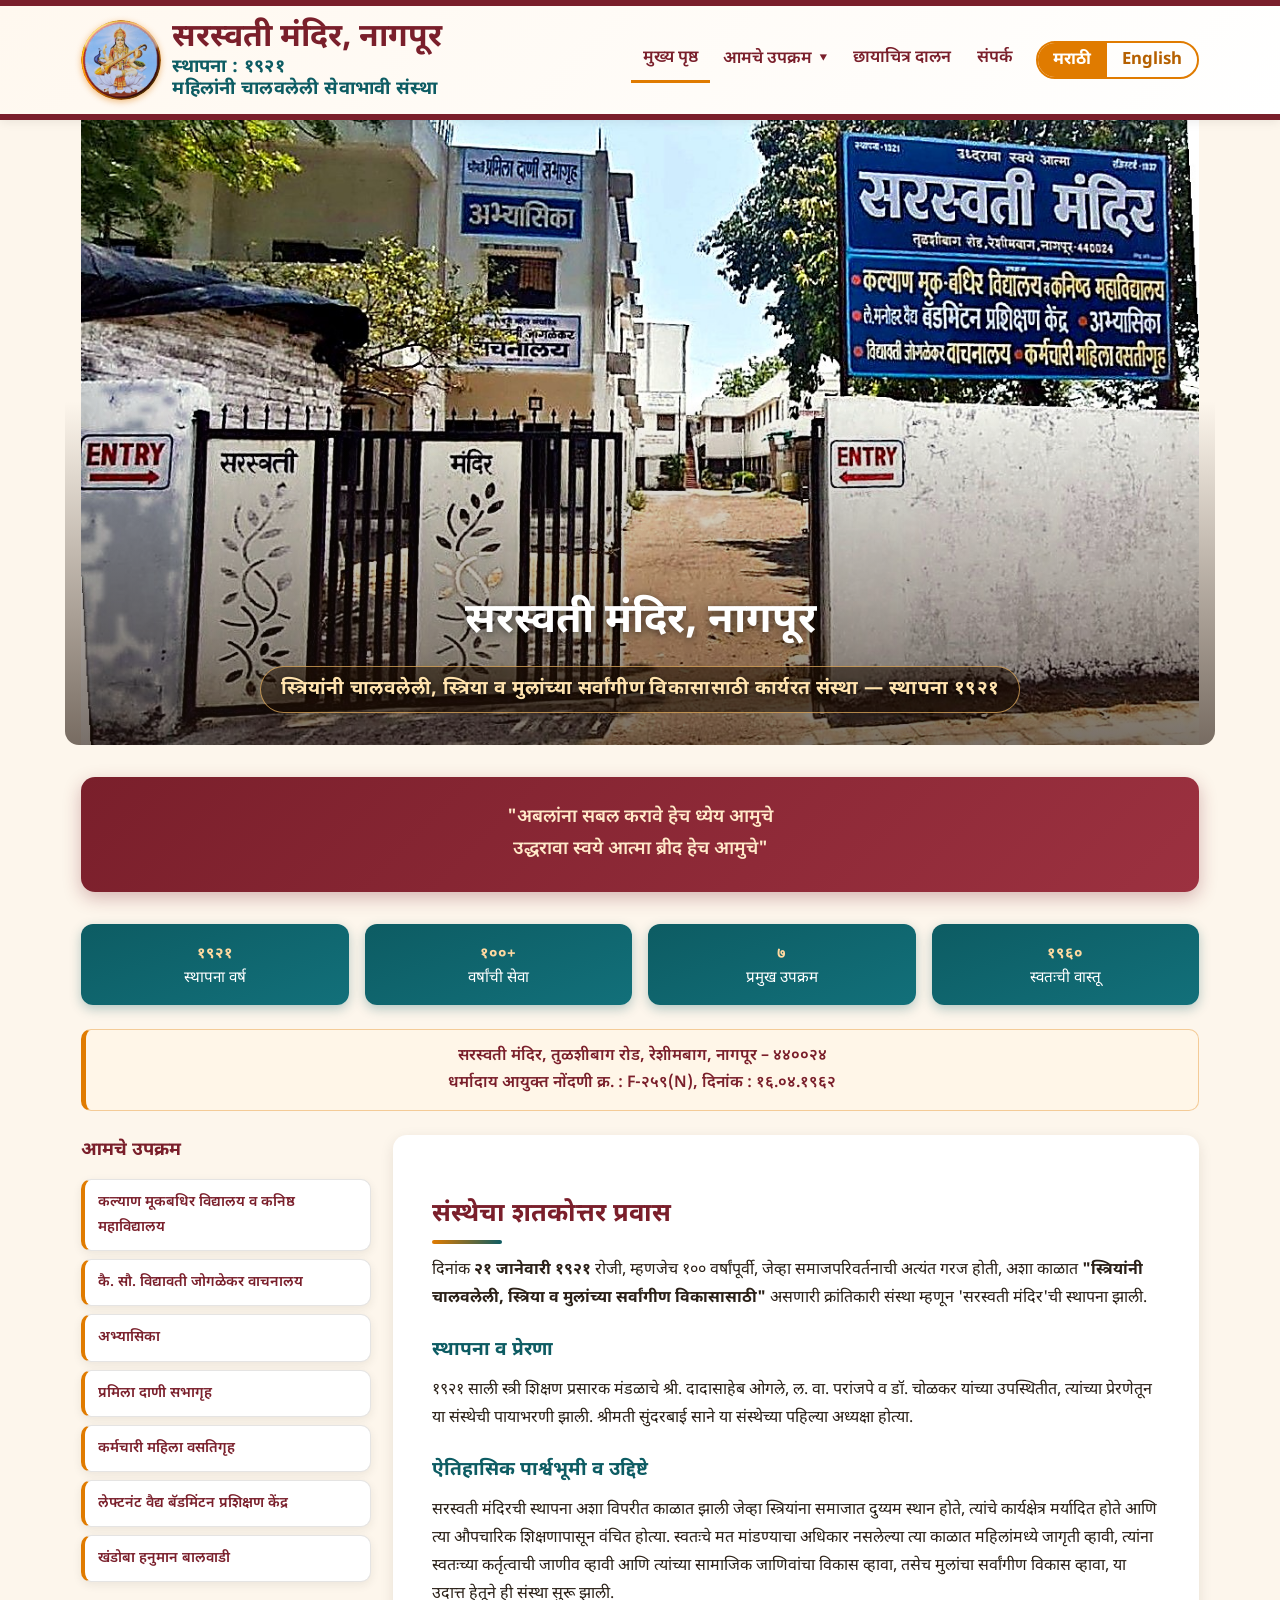
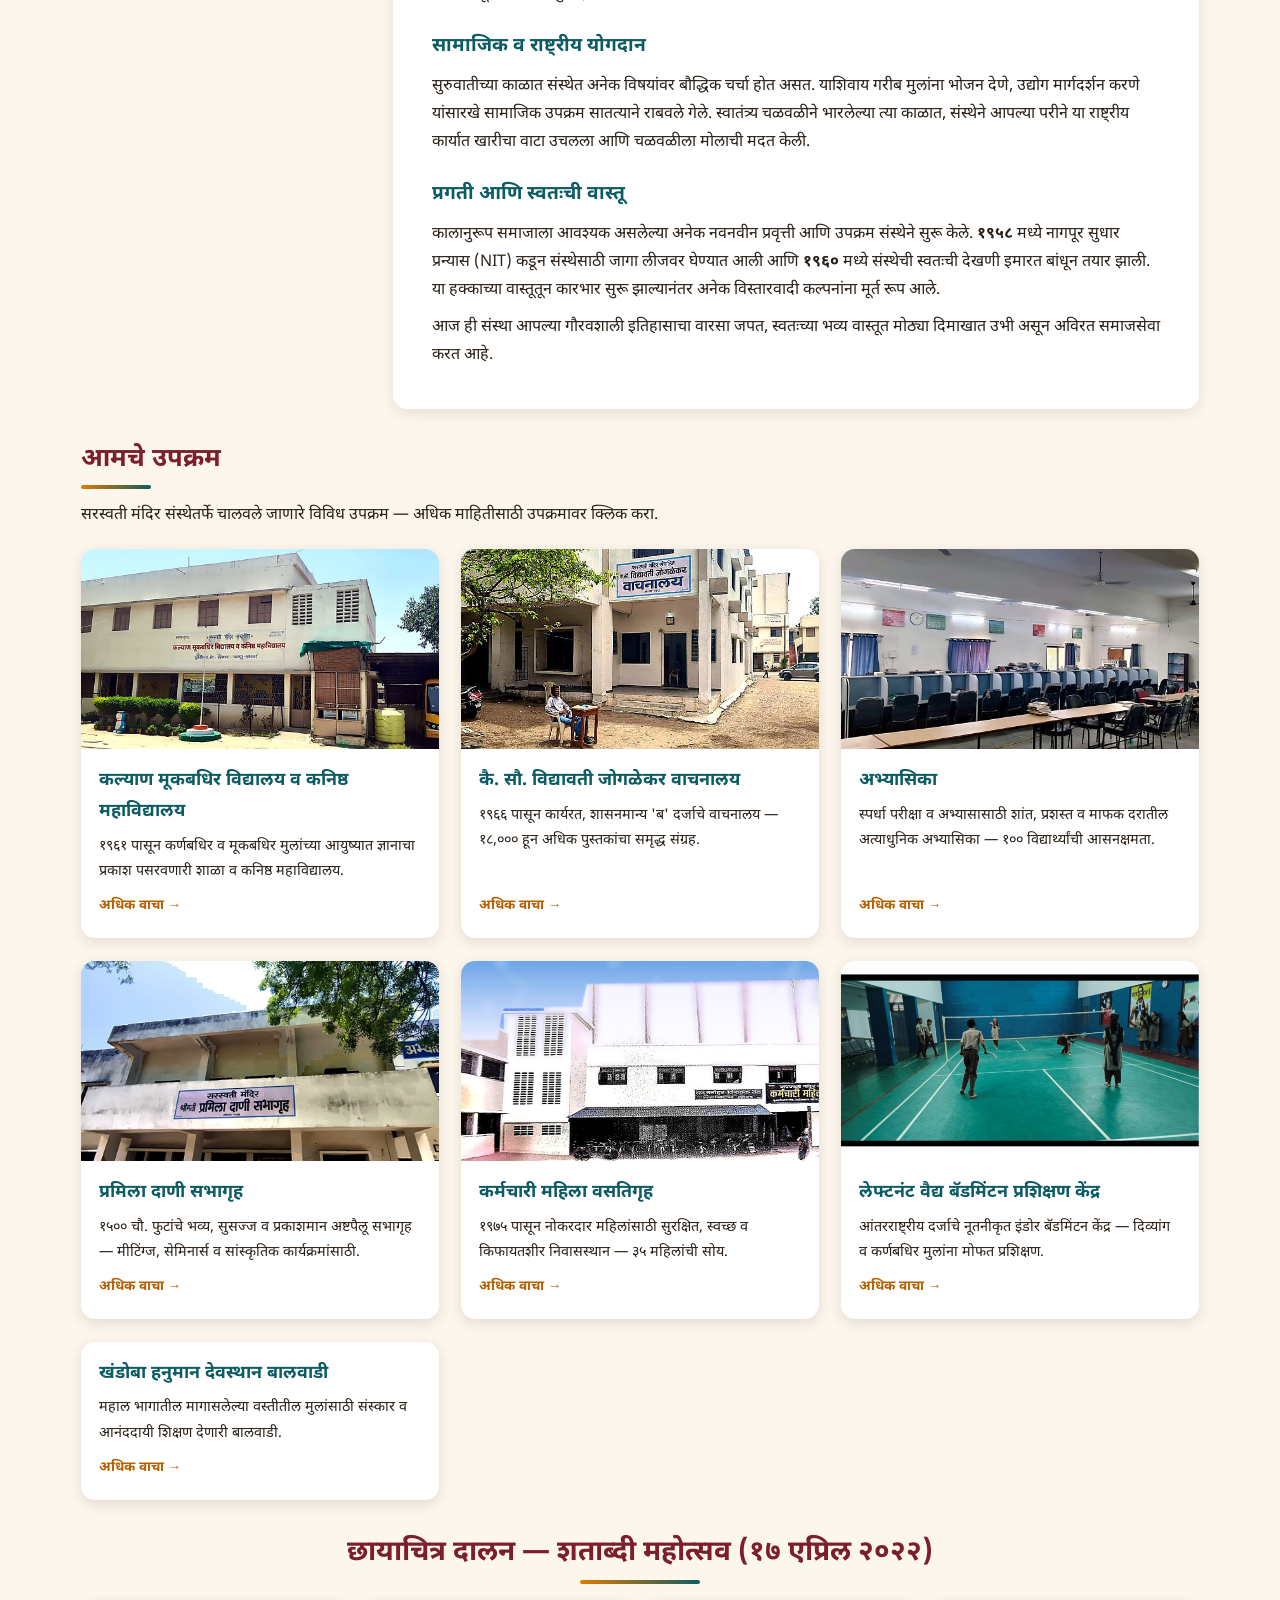
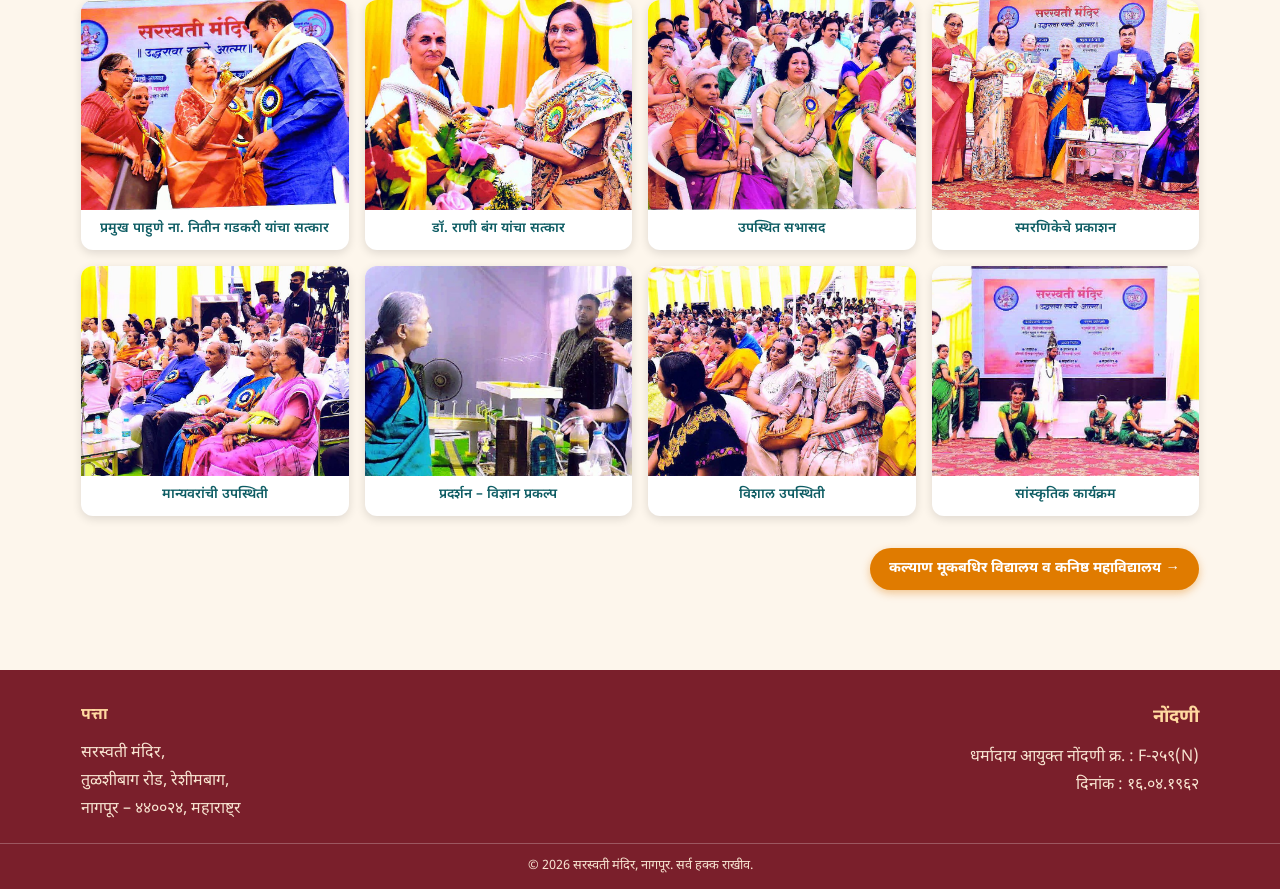
<file: index.html>
<!DOCTYPE html>
<html lang="mr" data-lang="mr">
<head>
<meta charset="UTF-8">
<meta name="viewport" content="width=device-width, initial-scale=1.0">
<title>सरस्वती मंदिर | सरस्वती मंदिर, नागपूर – Saraswati Mandir, Nagpur</title>
<meta name="description" content="Saraswati Mandir, Nagpur – a women-run charitable organisation serving society since 1921. सरस्वती मंदिर, नागपूर – १९२१ पासून महिलांनी चालवलेली सेवाभावी संस्था.">
<link rel="icon" type="image/svg+xml" href="images/logo-saraswati.svg">
<link rel="preconnect" href="https://fonts.googleapis.com">
<link href="https://fonts.googleapis.com/css2?family=Noto+Sans+Devanagari:wght@400;600;700&display=swap" rel="stylesheet">
<link rel="stylesheet" href="css/style.css">
</head>
<body>
<header class="site">
  <div class="header-inner">
    <a class="brand" href="index.html">
      <img class="emblem" src="images/logo-saraswati.svg" alt="सरस्वती मंदिर logo — Saraswati Mandir logo">
      <h1><span class="mr">सरस्वती मंदिर, नागपूर</span><span class="en">Saraswati Mandir, Nagpur</span><small><span class="mr">स्थापना : २१ जानेवारी १९२१ • महिलांनी चालवलेली सेवाभावी संस्था</span><span class="en">Estd. 21 January 1921 • A charitable organisation run by women</span></small></h1>
    </a>
    <div class="lang-switch" role="group" aria-label="Language">
      <button type="button" data-lang="mr" onclick="setLang('mr')">मराठी</button>
      <button type="button" data-lang="en" onclick="setLang('en')">English</button>
    </div>
  </div>
</header>
<nav class="main"><ul><li><a href="index.html" class="current"><span class="mr">मुख्य पृष्ठ</span><span class="en">Home</span></a></li><li class="has-dropdown"><button type="button" class="navbtn" aria-haspopup="true" aria-expanded="false" onclick="toggleDrop(this)"><span class="mr">आमचे उपक्रम</span><span class="en">Our Activities</span> <span class="chev">&#9662;</span></button><div class="dropdown"><a href="school.html"><span class="mr">कल्याण मूकबधिर विद्यालय व कनिष्ठ महाविद्यालय</span><span class="en">Kalyan Mook-Badhir Vidyalaya and Junior College</span></a><a href="library.html"><span class="mr">कै. सौ. विद्यावती जोगळेकर वाचनालय</span><span class="en">Late Vidyawati Joglekar Library</span></a><a href="reading-room.html"><span class="mr">अभ्यासिका</span><span class="en">Reading Room</span></a><a href="sabhagruh.html"><span class="mr">प्रमिला दाणी सभागृह</span><span class="en">Pramila Dani Hall</span></a><a href="hostel.html"><span class="mr">कर्मचारी महिला वसतिगृह</span><span class="en">Working Women's Hostel</span></a><a href="badminton.html"><span class="mr">लेफ्टनंट वैद्य बॅडमिंटन प्रशिक्षण केंद्र</span><span class="en">Lt. Vaidya Badminton Coaching Centre</span></a><a href="khandoba.html"><span class="mr">खंडोबा हनुमान बालवाडी</span><span class="en">Khandoba Hanuman Balwadi</span></a></div></li><li><a href="index.html#gallery"><span class="mr">छायाचित्र दालन</span><span class="en">Gallery</span></a></li><li><a href="#contact"><span class="mr">संपर्क</span><span class="en">Contact</span></a></li></ul></nav>
<div class="hero"><img src="images/sm-gate-white.jpg" alt="Saraswati Mandir, Nagpur" style="object-fit:contain;object-position:center;background:#d9dbd6"><div class="overlay"><div class="inner"><h2><span class="mr">सरस्वती मंदिर, नागपूर</span><span class="en">Saraswati Mandir, Nagpur</span></h2><p class="tag"><span class="mr">स्त्रियांनी चालवलेली, स्त्रिया व मुलांच्या सर्वांगीण विकासासाठी कार्यरत संस्था — स्थापना १९२१</span><span class="en">Run by women, for the all-round development of women and children — since 1921</span></p></div></div></div>
<div class="wrap">
<div class="motto"><span class="mr">"अबलांना सबल करावे हेच ध्येय आमुचे<br>उद्धरावा स्वये आत्मा ब्रीद हेच आमुचे"</span><span class="en">&quot;To empower those in need is our purpose.<br>To uplift the soul by one&rsquo;s own effort is our guiding light.&quot;</span></div>

<div class="facts">
  <div class="fact"><b><span class="mr">१९२१</span><span class="en">1921</span></b><span><span class="mr">स्थापना वर्ष</span><span class="en">Year of Establishment</span></span></div>
  <div class="fact"><b><span class="mr">१००+</span><span class="en">100+</span></b><span><span class="mr">वर्षांची सेवा</span><span class="en">Years of Service</span></span></div>
  <div class="fact"><b><span class="mr">७</span><span class="en">7</span></b><span><span class="mr">प्रमुख उपक्रम</span><span class="en">Major Activities</span></span></div>
  <div class="fact"><b><span class="mr">१९६०</span><span class="en">1960</span></b><span><span class="mr">स्वतःची वास्तू</span><span class="en">Own Building Since</span></span></div>
</div>

<div class="regbar"><span class="mr">सरस्वती मंदिर, तुळशीबाग रोड, रेशीमबाग, नागपूर – ४४००२४<br>धर्मादाय आयुक्त नोंदणी क्र. : F-२५९(N), दिनांक : १६.०४.१९६२</span><span class="en">Saraswati Mandir, Tulshibaug Road, Reshimbagh, Nagpur – 440024<br>Charity Commissioner Reg. No. F-259(N), dated 16.04.1962</span></div>

<div class="home-split">
<aside class="act-side">
<h3 class="act-side-title"><span class="mr">आमचे उपक्रम</span><span class="en">Our Activities</span></h3>
<a href="school.html"><span class="mr">कल्याण मूकबधिर विद्यालय व कनिष्ठ महाविद्यालय</span><span class="en">Kalyan Mook-Badhir Vidyalaya and Junior College</span></a>
<a href="library.html"><span class="mr">कै. सौ. विद्यावती जोगळेकर वाचनालय</span><span class="en">Late Vidyawati Joglekar Library</span></a>
<a href="reading-room.html"><span class="mr">अभ्यासिका</span><span class="en">Reading Room</span></a>
<a href="sabhagruh.html"><span class="mr">प्रमिला दाणी सभागृह</span><span class="en">Pramila Dani Hall</span></a>
<a href="hostel.html"><span class="mr">कर्मचारी महिला वसतिगृह</span><span class="en">Working Women's Hostel</span></a>
<a href="badminton.html"><span class="mr">लेफ्टनंट वैद्य बॅडमिंटन प्रशिक्षण केंद्र</span><span class="en">Lt. Vaidya Badminton Coaching Centre</span></a>
<a href="khandoba.html"><span class="mr">खंडोबा हनुमान बालवाडी</span><span class="en">Khandoba Hanuman Balwadi</span></a>
</aside>
<article class="content">
<h2 class="section-title"><span class="mr">संस्थेचा शतकोत्तर प्रवास</span><span class="en">A Journey of Over a Century</span></h2>
<div class="mr">
<p>दिनांक <strong>२१ जानेवारी १९२१</strong> रोजी, म्हणजेच १०० वर्षांपूर्वी, जेव्हा समाजपरिवर्तनाची अत्यंत गरज होती, अशा काळात <strong>"स्त्रियांनी चालवलेली, स्त्रिया व मुलांच्या सर्वांगीण विकासासाठी"</strong> असणारी क्रांतिकारी संस्था म्हणून 'सरस्वती मंदिर'ची स्थापना झाली.</p>
<h3>स्थापना व प्रेरणा</h3>
<p>१९२१ साली स्त्री शिक्षण प्रसारक मंडळाचे श्री. दादासाहेब ओगले, ल. वा. परांजपे व डॉ. चोळकर यांच्या उपस्थितीत, त्यांच्या प्रेरणेतून या संस्थेची पायाभरणी झाली. श्रीमती सुंदरबाई साने या संस्थेच्या पहिल्या अध्यक्षा होत्या.</p>
<h3>ऐतिहासिक पार्श्वभूमी व उद्दिष्टे</h3>
<p>सरस्वती मंदिरची स्थापना अशा विपरीत काळात झाली जेव्हा स्त्रियांना समाजात दुय्यम स्थान होते, त्यांचे कार्यक्षेत्र मर्यादित होते आणि त्या औपचारिक शिक्षणापासून वंचित होत्या. स्वतःचे मत मांडण्याचा अधिकार नसलेल्या त्या काळात महिलांमध्ये जागृती व्हावी, त्यांना स्वतःच्या कर्तृत्वाची जाणीव व्हावी आणि त्यांच्या सामाजिक जाणिवांचा विकास व्हावा, तसेच मुलांचा सर्वांगीण विकास व्हावा, या उदात्त हेतूने ही संस्था सुरू झाली.</p>
<h3>सामाजिक व राष्ट्रीय योगदान</h3>
<p>सुरुवातीच्या काळात संस्थेत अनेक विषयांवर बौद्धिक चर्चा होत असत. याशिवाय गरीब मुलांना भोजन देणे, उद्योग मार्गदर्शन करणे यांसारखे सामाजिक उपक्रम सातत्याने राबवले गेले. स्वातंत्र्य चळवळीने भारलेल्या त्या काळात, संस्थेने आपल्या परीने या राष्ट्रीय कार्यात खारीचा वाटा उचलला आणि चळवळीला मोलाची मदत केली.</p>
<h3>प्रगती आणि स्वतःची वास्तू</h3>
<p>कालानुरूप समाजाला आवश्यक असलेल्या अनेक नवनवीन प्रवृत्ती आणि उपक्रम संस्थेने सुरू केले. <strong>१९५८</strong> मध्ये नागपूर सुधार प्रन्यास (NIT) कडून संस्थेसाठी जागा लीजवर घेण्यात आली आणि <strong>१९६०</strong> मध्ये संस्थेची स्वतःची देखणी इमारत बांधून तयार झाली. या हक्काच्या वास्तूतून कारभार सुरू झाल्यानंतर अनेक विस्तारवादी कल्पनांना मूर्त रूप आले.</p>
<p>आज ही संस्था आपल्या गौरवशाली इतिहासाचा वारसा जपत, स्वतःच्या भव्य वास्तूत मोठ्या दिमाखात उभी असून अविरत समाजसेवा करत आहे.</p>
</div>
<div class="en">
<p>On <strong>21 January 1921</strong> — more than a hundred years ago, at a time when social reform was needed most — 'Saraswati Mandir' was founded as a revolutionary institution <strong>"run by women, for the all-round development of women and children."</strong></p>
<h3>Foundation and Inspiration</h3>
<p>The institution was founded in 1921 with the inspiration and in the presence of Shri Dadasaheb Ogale, L. V. Paranjape and Dr. Cholkar of the Stri Shikshan Prasarak Mandal. Smt. Sundarbai Sane was its first President.</p>
<h3>Historical Background and Objectives</h3>
<p>Saraswati Mandir was established in adverse times, when women held a secondary place in society, their sphere of activity was restricted, and they were deprived of formal education. In an era when women had no right even to voice their opinions, this institution was started with the noble aim of awakening women, making them aware of their own abilities, developing their social consciousness, and helping children in their overall development.</p>
<h3>Social and National Contribution</h3>
<p>In its early years the institution hosted intellectual discussions on many subjects, and consistently ran social initiatives such as feeding poor children and providing vocational guidance. In those days charged with the freedom movement, the institution contributed its share to the national cause and rendered valuable help to the movement.</p>
<h3>Progress and Its Own Building</h3>
<p>Over time the institution launched many new initiatives that society needed. In <strong>1958</strong> land was taken on lease from the Nagpur Improvement Trust (NIT), and in <strong>1960</strong> the institution's own handsome building was completed. Once it began functioning from these premises, many ideas for expansion took concrete shape.</p>
<p>Today, preserving the legacy of its glorious history, the institution stands proudly in its own grand building and continues its unbroken service to society.</p>
</div>
</article>
</div>

<h2 class="section-title"><span class="mr">आमचे उपक्रम</span><span class="en">Our Activities</span></h2>
<p><span class="mr">सरस्वती मंदिर संस्थेतर्फे चालवले जाणारे विविध उपक्रम — अधिक माहितीसाठी उपक्रमावर क्लिक करा.</span><span class="en">The various activities run by Saraswati Mandir — click any activity to know more.</span></p>
<div class="card-grid">
  <a class="card" href="school.html"><div class="thumb"><img src="images/school-building.jpg" alt="Kalyan Mook-Badhir Vidyalaya" loading="lazy"></div><div class="body"><h3><span class="mr">कल्याण मूकबधिर विद्यालय व कनिष्ठ महाविद्यालय</span><span class="en">Kalyan Mook-Badhir Vidyalaya and Junior College</span></h3><p><span class="mr">१९६१ पासून कर्णबधिर व मूकबधिर मुलांच्या आयुष्यात ज्ञानाचा प्रकाश पसरवणारी शाळा व कनिष्ठ महाविद्यालय.</span><span class="en">Spreading the light of knowledge in the lives of deaf and mute children since 1961 — school and junior college.</span></p><span class="more"><span class="mr">अधिक वाचा →</span><span class="en">Read more →</span></span></div></a>
  <a class="card" href="library.html"><div class="thumb"><img src="images/library-building.jpg" alt="Vidyawati Joglekar Library" loading="lazy"></div><div class="body"><h3><span class="mr">कै. सौ. विद्यावती जोगळेकर वाचनालय</span><span class="en">Late Vidyawati Joglekar Library</span></h3><p><span class="mr">१९६६ पासून कार्यरत, शासनमान्य 'ब' दर्जाचे वाचनालय — १८,००० हून अधिक पुस्तकांचा समृद्ध संग्रह.</span><span class="en">A government-recognised 'B' grade library functioning since 1966, with a rich collection of over 18,000 books.</span></p><span class="more"><span class="mr">अधिक वाचा →</span><span class="en">Read more →</span></span></div></a>
  <a class="card" href="reading-room.html"><div class="thumb"><img src="images/reading-room-1.jpg" alt="Reading Room" loading="lazy"></div><div class="body"><h3><span class="mr">अभ्यासिका</span><span class="en">Reading Room</span></h3><p><span class="mr">स्पर्धा परीक्षा व अभ्यासासाठी शांत, प्रशस्त व माफक दरातील अत्याधुनिक अभ्यासिका — १०० विद्यार्थ्यांची आसनक्षमता.</span><span class="en">A quiet, spacious and affordable modern study room for students and competitive-exam aspirants — seating for 100.</span></p><span class="more"><span class="mr">अधिक वाचा →</span><span class="en">Read more →</span></span></div></a>
  <a class="card" href="sabhagruh.html"><div class="thumb"><img src="images/sm-hall-ext.jpg" alt="Pramila Dani Sabhagruh" loading="lazy"></div><div class="body"><h3><span class="mr">प्रमिला दाणी सभागृह</span><span class="en">Pramila Dani Sabhagruh (Hall)</span></h3><p><span class="mr">१५०० चौ. फुटांचे भव्य, सुसज्ज व प्रकाशमान अष्टपैलू सभागृह — मीटिंग्ज, सेमिनार्स व सांस्कृतिक कार्यक्रमांसाठी.</span><span class="en">A grand, well-equipped, well-lit 1,500 sq. ft. multipurpose hall — for meetings, seminars and cultural events.</span></p><span class="more"><span class="mr">अधिक वाचा →</span><span class="en">Read more →</span></span></div></a>
  <a class="card" href="hostel.html"><div class="thumb"><img src="images/hostel-building.jpg" alt="Working Women's Hostel" loading="lazy"></div><div class="body"><h3><span class="mr">कर्मचारी महिला वसतिगृह</span><span class="en">Working Women's Hostel</span></h3><p><span class="mr">१९७५ पासून नोकरदार महिलांसाठी सुरक्षित, स्वच्छ व किफायतशीर निवासस्थान — ३५ महिलांची सोय.</span><span class="en">A safe, clean and affordable home for working women since 1975 — accommodation for 35 women.</span></p><span class="more"><span class="mr">अधिक वाचा →</span><span class="en">Read more →</span></span></div></a>
  <a class="card" href="badminton.html"><div class="thumb"><img src="images/badminton-court.jpg" alt="Badminton Coaching Centre" loading="lazy"></div><div class="body"><h3><span class="mr">लेफ्टनंट वैद्य बॅडमिंटन प्रशिक्षण केंद्र</span><span class="en">Lt. Vaidya Badminton Coaching Centre</span></h3><p><span class="mr">आंतरराष्ट्रीय दर्जाचे नूतनीकृत इंडोर बॅडमिंटन केंद्र — दिव्यांग व कर्णबधिर मुलांना मोफत प्रशिक्षण.</span><span class="en">A renovated international-standard indoor badminton centre — free training for disabled and deaf children.</span></p><span class="more"><span class="mr">अधिक वाचा →</span><span class="en">Read more →</span></span></div></a>
  <a class="card" href="khandoba.html"><div class="body"><h3><span class="mr">खंडोबा हनुमान देवस्थान बालवाडी</span><span class="en">Khandoba Hanuman Devasthan Balwadi</span></h3><p><span class="mr">महाल भागातील मागासलेल्या वस्तीतील मुलांसाठी संस्कार व आनंददायी शिक्षण देणारी बालवाडी.</span><span class="en">A pre-school imparting values and joyful learning to children of an underprivileged locality in Mahal.</span></p><span class="more"><span class="mr">अधिक वाचा →</span><span class="en">Read more →</span></span></div></a>
</div>

<h2 class="section-title center" id="gallery"><span class="mr">छायाचित्र दालन — शताब्दी महोत्सव (१७ एप्रिल २०२२)</span><span class="en">Photo Gallery — Centenary Celebrations (17 April 2022)</span></h2><div class="gallery g4"><figure><img src="images/centenary-1.jpg" style="object-position:top" alt="Felicitation of Chief Guest Shri Nitin Gadkari" loading="lazy"><figcaption><span class="mr">प्रमुख पाहुणे ना. नितीन गडकरी यांचा सत्कार</span><span class="en">Felicitation of Chief Guest Shri Nitin Gadkari</span></figcaption></figure><figure><img src="images/centenary-2.jpg" style="object-position:top" alt="Felicitation of Dr. Rani Bang" loading="lazy"><figcaption><span class="mr">डॉ. राणी बंग यांचा सत्कार</span><span class="en">Felicitation of Dr. Rani Bang</span></figcaption></figure><figure><img src="images/centenary-3.jpg" alt="Members at the Celebration" loading="lazy"><figcaption><span class="mr">उपस्थित सभासद</span><span class="en">Members at the Celebration</span></figcaption></figure><figure><img src="images/centenary-4.jpg" alt="Release of the Souvenir" loading="lazy"><figcaption><span class="mr">स्मरणिकेचे प्रकाशन</span><span class="en">Release of the Souvenir</span></figcaption></figure><figure><img src="images/centenary-5.jpg" alt="Dignitaries at the Celebration" loading="lazy"><figcaption><span class="mr">मान्यवरांची उपस्थिती</span><span class="en">Dignitaries at the Celebration</span></figcaption></figure><figure><img src="images/expo-1.jpg" alt="Exhibition – Science Project" loading="lazy"><figcaption><span class="mr">प्रदर्शन – विज्ञान प्रकल्प</span><span class="en">Exhibition – Science Project</span></figcaption></figure><figure><img src="images/centenary-7.jpg" alt="A Vast Gathering" loading="lazy"><figcaption><span class="mr">विशाल उपस्थिती</span><span class="en">A Vast Gathering</span></figcaption></figure><figure><img src="images/centenary-6.jpg" alt="Cultural Performance" loading="lazy"><figcaption><span class="mr">सांस्कृतिक कार्यक्रम</span><span class="en">Cultural Performance</span></figcaption></figure></div>
<div class="pagenav"><span></span><a href="school.html"><span class="mr">कल्याण मूकबधिर विद्यालय व कनिष्ठ महाविद्यालय</span><span class="en">Kalyan Mook-Badhir Vidyalaya and Junior College</span> &rarr;</a></div>
</div>
<footer class="site" id="contact">
  <div class="inner">
    <div>
      <h4><span class="mr">पत्ता</span><span class="en">Address</span></h4>
      <p><span class="mr">सरस्वती मंदिर,<br>तुळशीबाग रोड, रेशीमबाग,<br>नागपूर – ४४००२४, महाराष्ट्र</span><span class="en">Saraswati Mandir,<br>Tulshibaug Road, Reshimbagh,<br>Nagpur – 440024, Maharashtra, India</span></p>
    </div>
    <div>
      <h4><span class="mr">संपर्क</span><span class="en">Contact</span></h4>
      <p style="font-size:.95rem"><span class="mr">सरस्वती मंदिर – <a href="mailto:Saraswatimandir1921@gmail.com">Saraswatimandir1921@gmail.com</a><br>कल्याण मूकबधिर विद्यालय – <a href="mailto:Kalyanmukbadhir1967@gmail.com">Kalyanmukbadhir1967@gmail.com</a><br>व्हॉट्सॲप (फक्त) : 8600822562 (कृणाल खोब्रागडे)</span><span class="en">Saraswati Mandir – <a href="mailto:Saraswatimandir1921@gmail.com">Saraswatimandir1921@gmail.com</a><br>Kalyan Mook-Badhir Vidyalaya – <a href="mailto:Kalyanmukbadhir1967@gmail.com">Kalyanmukbadhir1967@gmail.com</a><br>WhatsApp only: 8600822562 (Krunal Khobragade)</span></p>
    </div>
    <div class="footer-reg">
      <h4><span class="mr">नोंदणी</span><span class="en">Registration</span></h4>
      <p><span class="mr">धर्मादाय आयुक्त नोंदणी क्र. : F-२५९(N)<br>दिनांक : १६.०४.१९६२<br>ईमेल : <a href="mailto:Saraswatimandir1921@gmail.com">Saraswatimandir1921@gmail.com</a></span><span class="en">Charity Commissioner Reg. No. F-259(N)<br>Date of Registration: 16.04.1962<br>Email: <a href="mailto:Saraswatimandir1921@gmail.com">Saraswatimandir1921@gmail.com</a></span></p>
    </div>
  </div>
  <div class="copyright">&copy; <span id="yr"></span> <span class="mr">सरस्वती मंदिर, नागपूर. सर्व हक्क राखीव.</span><span class="en">Saraswati Mandir, Nagpur. All rights reserved.</span></div>
</footer>
<script src="js/main.js"></script>
<script>document.getElementById('yr').textContent = new Date().getFullYear();</script>
</body>
</html>
</file>
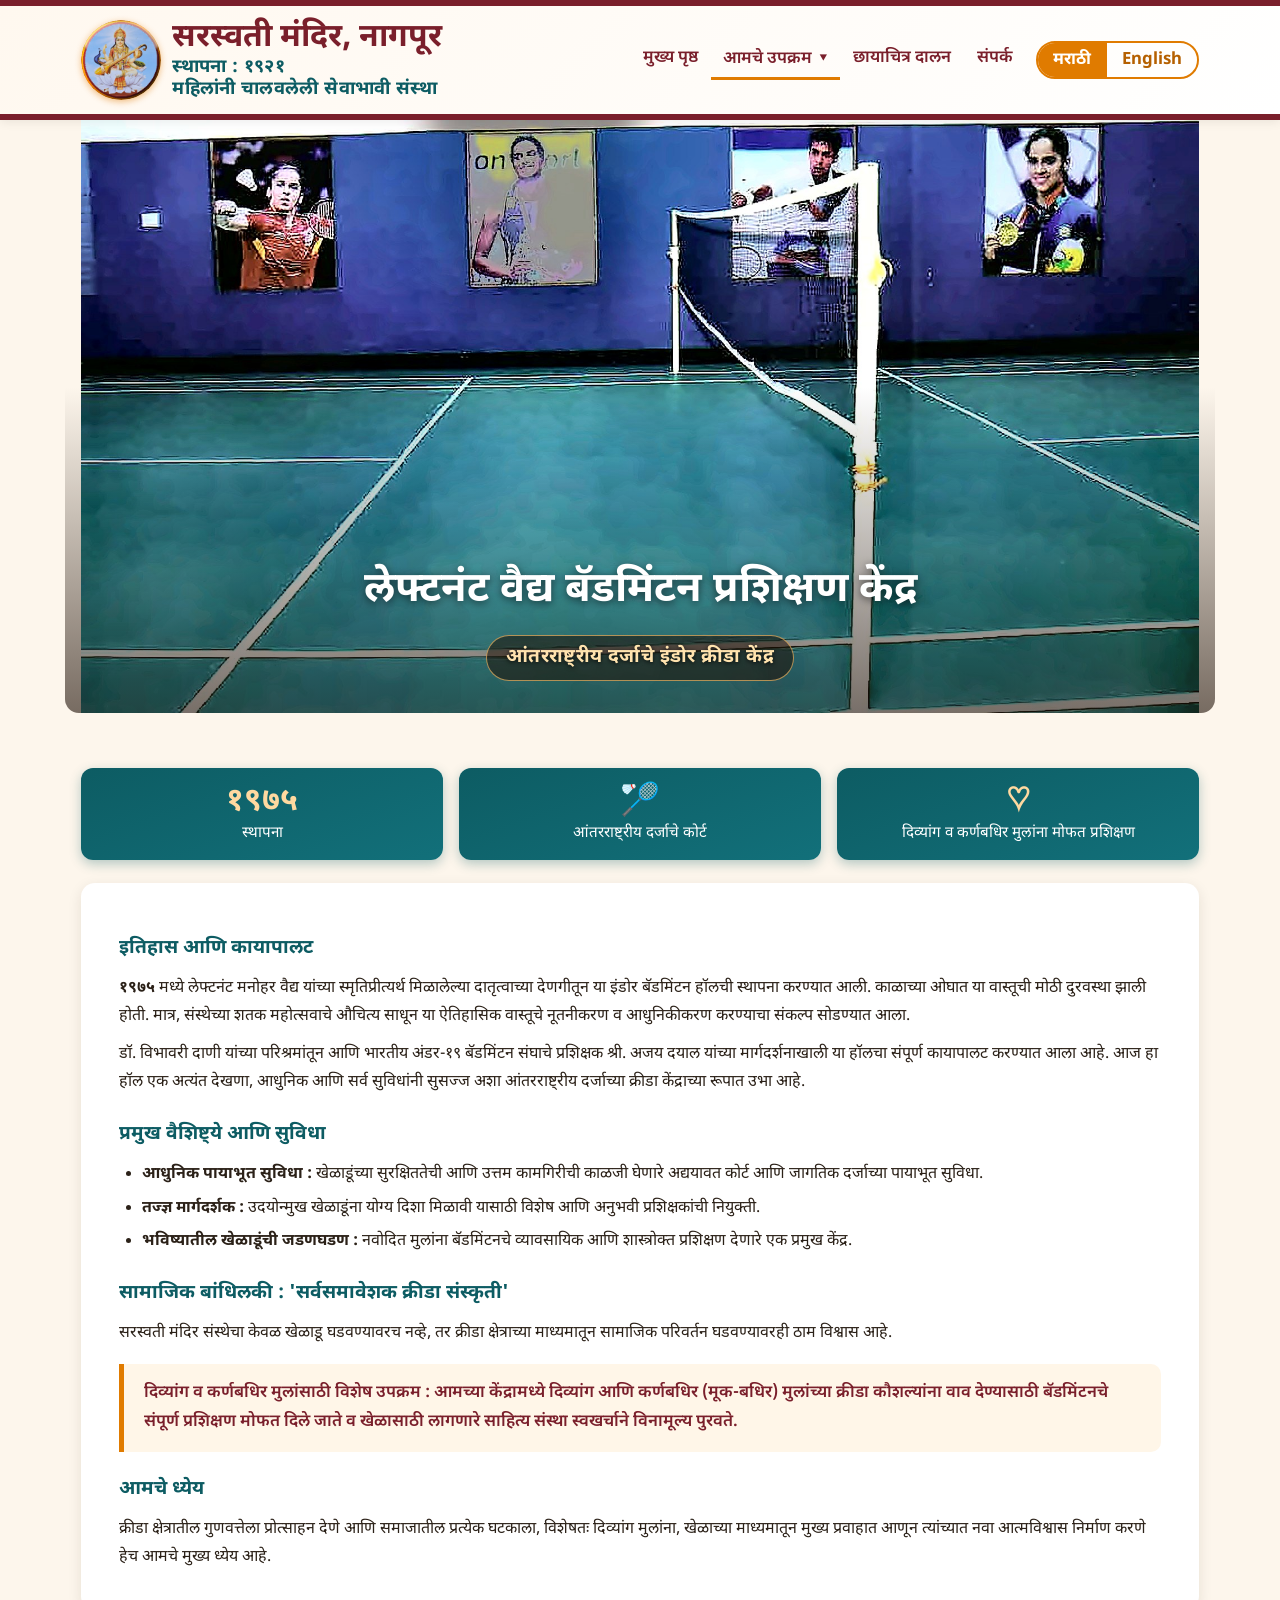
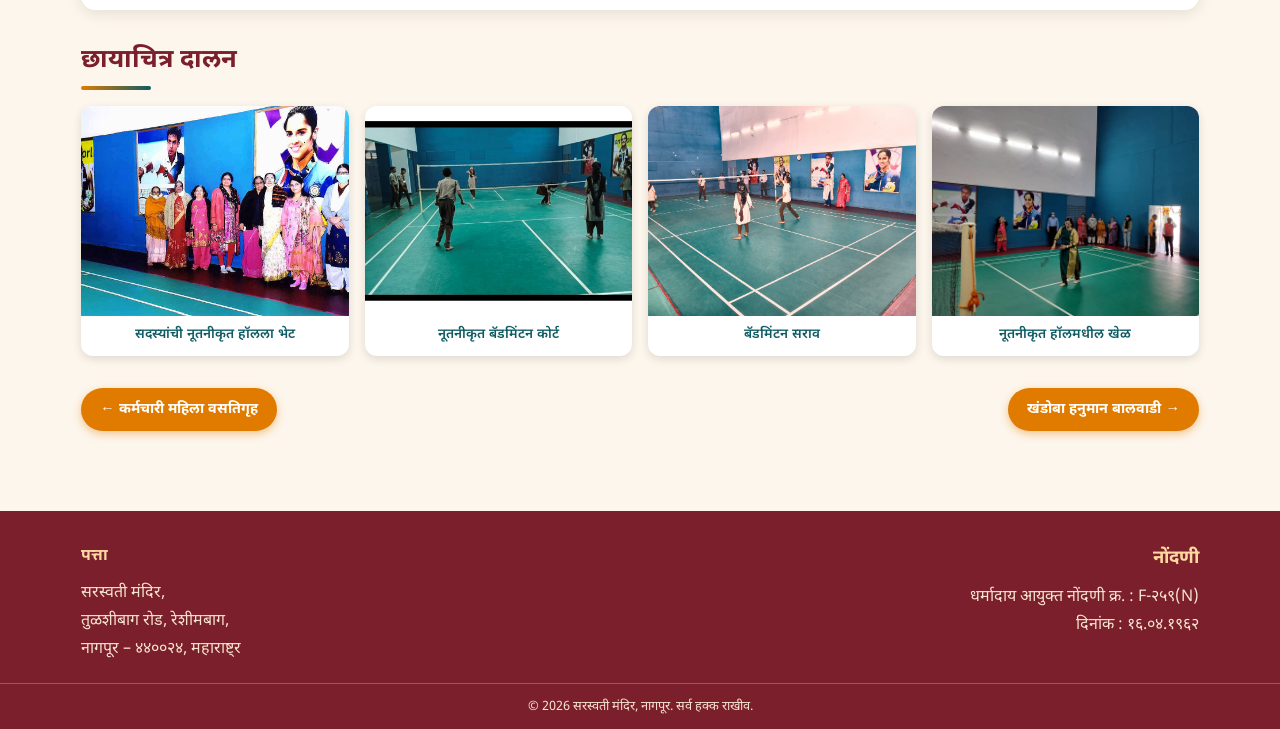
<file: badminton.html>
<!DOCTYPE html>
<html lang="mr" data-lang="mr">
<head>
<meta charset="UTF-8">
<meta name="viewport" content="width=device-width, initial-scale=1.0">
<title>लेफ्टनंट मनोहर वैद्य बॅडमिंटन प्रशिक्षण केंद्र | सरस्वती मंदिर, नागपूर – Saraswati Mandir, Nagpur</title>
<meta name="description" content="Saraswati Mandir, Nagpur – a women-run charitable organisation serving society since 1921. सरस्वती मंदिर, नागपूर – १९२१ पासून महिलांनी चालवलेली सेवाभावी संस्था.">
<link rel="preconnect" href="https://fonts.googleapis.com">
<link href="https://fonts.googleapis.com/css2?family=Noto+Sans+Devanagari:wght@400;600;700&display=swap" rel="stylesheet">
<link rel="stylesheet" href="css/style.css">
</head>
<body>
<div class="topbar"><span class="mr">सरस्वती मंदिर, तुळशीबाग रोड, रेशीमबाग, नागपूर – ४४००२४</span><span class="en">Saraswati Mandir, Tulshibaug Road, Reshimbagh, Nagpur – 440024</span></div>
<header class="site">
  <div class="header-inner">
    <a class="brand" href="index.html">
      <img class="emblem" src="images/logo-saraswati.svg" alt="सरस्वती मंदिर logo — Saraswati Mandir logo">
      <h1><span class="mr">सरस्वती मंदिर, नागपूर</span><span class="en">Saraswati Mandir, Nagpur</span><small><span class="mr">स्थापना : २१ जानेवारी १९२१ • महिलांनी चालवलेली सेवाभावी संस्था</span><span class="en">Estd. 21 January 1921 • A charitable organisation run by women</span></small></h1>
    </a>
    <div class="lang-switch" role="group" aria-label="Language">
      <button type="button" data-lang="mr" onclick="setLang('mr')">मराठी</button>
      <button type="button" data-lang="en" onclick="setLang('en')">English</button>
    </div>
  </div>
</header>
<nav class="main"><ul><li><a href="index.html"><span class="mr">मुख्य पृष्ठ</span><span class="en">Home</span></a></li><li class="has-dropdown"><button type="button" class="navbtn current" aria-haspopup="true" aria-expanded="false" onclick="toggleDrop(this)"><span class="mr">आमचे उपक्रम</span><span class="en">Our Activities</span> <span class="chev">&#9662;</span></button><div class="dropdown"><a href="school.html"><span class="mr">कल्याण मूकबधिर विद्यालय व कनिष्ठ महाविद्यालय</span><span class="en">Kalyan Mook-Badhir Vidyalaya and Junior College</span></a><a href="library.html"><span class="mr">कै. सौ. विद्यावती जोगळेकर वाचनालय</span><span class="en">Late Vidyawati Joglekar Library</span></a><a href="reading-room.html"><span class="mr">अभ्यासिका</span><span class="en">Reading Room</span></a><a href="sabhagruh.html"><span class="mr">प्रमिला दाणी सभागृह</span><span class="en">Pramila Dani Hall</span></a><a href="hostel.html"><span class="mr">कर्मचारी महिला वसतिगृह</span><span class="en">Working Women's Hostel</span></a><a href="badminton.html" class="current"><span class="mr">लेफ्टनंट वैद्य बॅडमिंटन प्रशिक्षण केंद्र</span><span class="en">Lt. Vaidya Badminton Coaching Centre</span></a><a href="khandoba.html"><span class="mr">खंडोबा हनुमान बालवाडी</span><span class="en">Khandoba Hanuman Balwadi</span></a></div></li><li><a href="index.html#gallery"><span class="mr">छायाचित्र दालन</span><span class="en">Gallery</span></a></li><li><a href="#contact"><span class="mr">संपर्क</span><span class="en">Contact</span></a></li></ul></nav>
<div class="hero"><img src="images/badminton-court-posters.jpg" alt="Lt. Vaidya Badminton Coaching Centre" style="object-position:50% 0%"><div class="overlay"><div class="inner"><h2><span class="mr">लेफ्टनंट वैद्य बॅडमिंटन प्रशिक्षण केंद्र</span><span class="en">Lt. Vaidya Badminton Coaching Centre</span></h2><p class="tag"><span class="mr">आंतरराष्ट्रीय दर्जाचे इंडोर क्रीडा केंद्र</span><span class="en">An international-standard indoor sports centre</span></p></div></div></div>
<div class="wrap">
<div class="facts">
  <div class="fact"><b>१९७५</b><span><span class="mr">स्थापना</span><span class="en">Established</span></span></div>
  <div class="fact"><b>&#127992;</b><span><span class="mr">आंतरराष्ट्रीय दर्जाचे कोर्ट</span><span class="en">International-standard Courts</span></span></div>
  <div class="fact"><b>&#9825;</b><span><span class="mr">दिव्यांग व कर्णबधिर मुलांना मोफत प्रशिक्षण</span><span class="en">Free Training for Disabled & Deaf Children</span></span></div>
</div>
<article class="content">
<div class="mr">
<h3>इतिहास आणि कायापालट</h3>
<p><strong>१९७५</strong> मध्ये लेफ्टनंट मनोहर वैद्य यांच्या स्मृतिप्रीत्यर्थ मिळालेल्या दातृत्वाच्या देणगीतून या इंडोर बॅडमिंटन हॉलची स्थापना करण्यात आली. काळाच्या ओघात या वास्तूची मोठी दुरवस्था झाली होती. मात्र, संस्थेच्या शतक महोत्सवाचे औचित्य साधून या ऐतिहासिक वास्तूचे नूतनीकरण व आधुनिकीकरण करण्याचा संकल्प सोडण्यात आला.</p>
<p>डॉ. विभावरी दाणी यांच्या परिश्रमांतून आणि भारतीय अंडर-१९ बॅडमिंटन संघाचे प्रशिक्षक श्री. अजय दयाल यांच्या मार्गदर्शनाखाली या हॉलचा संपूर्ण कायापालट करण्यात आला आहे. आज हा हॉल एक अत्यंत देखणा, आधुनिक आणि सर्व सुविधांनी सुसज्ज अशा आंतरराष्ट्रीय दर्जाच्या क्रीडा केंद्राच्या रूपात उभा आहे.</p>
<h3>प्रमुख वैशिष्ट्ये आणि सुविधा</h3>
<ul>
<li><strong>आधुनिक पायाभूत सुविधा :</strong> खेळाडूंच्या सुरक्षिततेची आणि उत्तम कामगिरीची काळजी घेणारे अद्ययावत कोर्ट आणि जागतिक दर्जाच्या पायाभूत सुविधा.</li>
<li><strong>तज्ज्ञ मार्गदर्शक :</strong> उदयोन्मुख खेळाडूंना योग्य दिशा मिळावी यासाठी विशेष आणि अनुभवी प्रशिक्षकांची नियुक्ती.</li>
<li><strong>भविष्यातील खेळाडूंची जडणघडण :</strong> नवोदित मुलांना बॅडमिंटनचे व्यावसायिक आणि शास्त्रोक्त प्रशिक्षण देणारे एक प्रमुख केंद्र.</li>
</ul>
<h3>सामाजिक बांधिलकी : 'सर्वसमावेशक क्रीडा संस्कृती'</h3>
<p>सरस्वती मंदिर संस्थेचा केवळ खेळाडू घडवण्यावरच नव्हे, तर क्रीडा क्षेत्राच्या माध्यमातून सामाजिक परिवर्तन घडवण्यावरही ठाम विश्वास आहे.</p>
<div class="quote">दिव्यांग व कर्णबधिर मुलांसाठी विशेष उपक्रम : आमच्या केंद्रामध्ये दिव्यांग आणि कर्णबधिर (मूक-बधिर) मुलांच्या क्रीडा कौशल्यांना वाव देण्यासाठी बॅडमिंटनचे संपूर्ण प्रशिक्षण मोफत दिले जाते व खेळासाठी लागणारे साहित्य संस्था स्वखर्चाने विनामूल्य पुरवते.</div>
<h3>आमचे ध्येय</h3>
<p>क्रीडा क्षेत्रातील गुणवत्तेला प्रोत्साहन देणे आणि समाजातील प्रत्येक घटकाला, विशेषतः दिव्यांग मुलांना, खेळाच्या माध्यमातून मुख्य प्रवाहात आणून त्यांच्यात नवा आत्मविश्वास निर्माण करणे हेच आमचे मुख्य ध्येय आहे.</p>
</div>
<div class="en">
<h3>History and Transformation</h3>
<p>This indoor badminton hall was established in <strong>1975</strong> through a charitable donation in memory of Lt. Manohar Vaidya. Over time the building had fallen into serious disrepair. On the occasion of the institution's centenary, however, it was resolved to renovate and modernise this historic structure.</p>
<p>Through the efforts of Dr. Vibhawari Dani and under the guidance of Shri Ajay Dayal, coach of the Indian Under-19 badminton team, the hall has been completely transformed. Today it stands as a handsome, modern, fully equipped sports centre of international standard.</p>
<h3>Key Features and Facilities</h3>
<ul>
<li><strong>Modern infrastructure:</strong> up-to-date courts and world-class facilities that ensure players' safety and support peak performance.</li>
<li><strong>Expert coaching:</strong> specially appointed, experienced coaches to give emerging players the right direction.</li>
<li><strong>Shaping future players:</strong> a leading centre providing professional, scientific badminton training to young beginners.</li>
</ul>
<h3>Social Commitment: Inclusivity in Sports</h3>
<p>Saraswati Mandir firmly believes not only in producing players, but in bringing about social transformation through sport.</p>
<div class="quote">Special initiative for disabled and deaf children: at our centre, complete badminton training is given free of charge to disabled and deaf (deaf-mute) children, and the institution provides all necessary sports equipment free of cost at its own expense.</div>
<h3>Our Mission</h3>
<p>Our chief mission is to promote excellence in sport and, through sport, to bring every section of society — especially children with disabilities — into the mainstream, building new self-confidence in them.</p>
</div>
</article>
<h2 class="section-title"><span class="mr">छायाचित्र दालन</span><span class="en">Photo Gallery</span></h2><div class="gallery g4"><figure><img src="images/badminton-visit.jpg" alt="Members Visiting the Renovated Hall" loading="lazy"><figcaption><span class="mr">सदस्यांची नूतनीकृत हॉलला भेट</span><span class="en">Members Visiting the Renovated Hall</span></figcaption></figure><figure><img src="images/badminton-court.jpg" alt="The Renovated Badminton Court" loading="lazy"><figcaption><span class="mr">नूतनीकृत बॅडमिंटन कोर्ट</span><span class="en">The Renovated Badminton Court</span></figcaption></figure><figure><img src="images/badminton-2.jpg" alt="Badminton Practice" loading="lazy"><figcaption><span class="mr">बॅडमिंटन सराव</span><span class="en">Badminton Practice</span></figcaption></figure><figure><img src="images/badminton-hall-interior.jpg" alt="Play in the Renovated Hall" loading="lazy"><figcaption><span class="mr">नूतनीकृत हॉलमधील खेळ</span><span class="en">Play in the Renovated Hall</span></figcaption></figure></div>
<div class="pagenav"><a href="hostel.html">&larr; <span class="mr">कर्मचारी महिला वसतिगृह</span><span class="en">Working Women's Hostel</span></a><a href="khandoba.html"><span class="mr">खंडोबा हनुमान बालवाडी</span><span class="en">Khandoba Hanuman Balwadi</span> &rarr;</a></div>
</div>
<footer class="site" id="contact">
  <div class="inner">
    <div>
      <h4><span class="mr">संपर्क</span><span class="en">Contact</span></h4>
      <p><span class="mr">सरस्वती मंदिर,<br>तुळशीबाग रोड, रेशीमबाग,<br>नागपूर – ४४००२४, महाराष्ट्र</span><span class="en">Saraswati Mandir,<br>Tulshibaug Road, Reshimbagh,<br>Nagpur – 440024, Maharashtra, India</span></p>
      <p style="font-size:.95rem"><span class="mr">सरस्वती मंदिर – <a href="mailto:Saraswatimandir1921@gmail.com">Saraswatimandir1921@gmail.com</a><br>कल्याण मूकबधिर विद्यालय – <a href="mailto:Kalyanmukbadhir1967@gmail.com">Kalyanmukbadhir1967@gmail.com</a><br>व्हॉट्सॲप (फक्त) : 8600822562 (कृणाल खोब्रागडे)</span><span class="en">Saraswati Mandir – <a href="mailto:Saraswatimandir1921@gmail.com">Saraswatimandir1921@gmail.com</a><br>Kalyan Mook-Badhir Vidyalaya – <a href="mailto:Kalyanmukbadhir1967@gmail.com">Kalyanmukbadhir1967@gmail.com</a><br>WhatsApp only: 8600822562 (Krunal Khobragade)</span></p>
    </div>
    <div>
      <h4><span class="mr">आमचे उपक्रम</span><span class="en">Our Activities</span></h4>
      <ul>
        <li><a href="school.html"><span class="mr">कल्याण मूकबधिर विद्यालय व कनिष्ठ महाविद्यालय</span><span class="en">Kalyan Mook-Badhir Vidyalaya and Junior College</span></a></li>
        <li><a href="library.html"><span class="mr">कै. सौ. विद्यावती जोगळेकर वाचनालय</span><span class="en">Late Vidyawati Joglekar Library</span></a></li>
        <li><a href="reading-room.html"><span class="mr">अभ्यासिका</span><span class="en">Reading Room</span></a></li>
        <li><a href="sabhagruh.html"><span class="mr">प्रमिला दाणी सभागृह</span><span class="en">Pramila Dani Sabhagruh (Hall)</span></a></li>
        <li><a href="hostel.html"><span class="mr">कर्मचारी महिला वसतिगृह</span><span class="en">Working Women's Hostel</span></a></li>
        <li><a href="badminton.html"><span class="mr">लेफ्टनंट वैद्य बॅडमिंटन प्रशिक्षण केंद्र</span><span class="en">Lt. Vaidya Badminton Coaching Centre</span></a></li>
        <li><a href="khandoba.html"><span class="mr">खंडोबा हनुमान देवस्थान बालवाडी</span><span class="en">Khandoba Hanuman Devasthan Balwadi</span></a></li>
      </ul>
    </div>
    <div>
      <h4><span class="mr">संस्थेबद्दल</span><span class="en">About Us</span></h4>
      <p style="font-size:.9rem"><span class="mr">"स्त्रियांनी चालवलेली, स्त्रिया व मुलांच्या सर्वांगीण विकासासाठी" कार्यरत असलेली शतकोत्तर वाटचाल करणारी संस्था.</span><span class="en">A century-old institution "run by women, for the all-round development of women and children."</span></p>
    </div>
  </div>
  <div class="copyright">&copy; <span id="yr"></span> <span class="mr">सरस्वती मंदिर, नागपूर. सर्व हक्क राखीव.</span><span class="en">Saraswati Mandir, Nagpur. All rights reserved.</span></div>
</footer>
<script src="js/main.js"></script>
<script>document.getElementById('yr').textContent = new Date().getFullYear();</script>
</body>
</html>
</file>
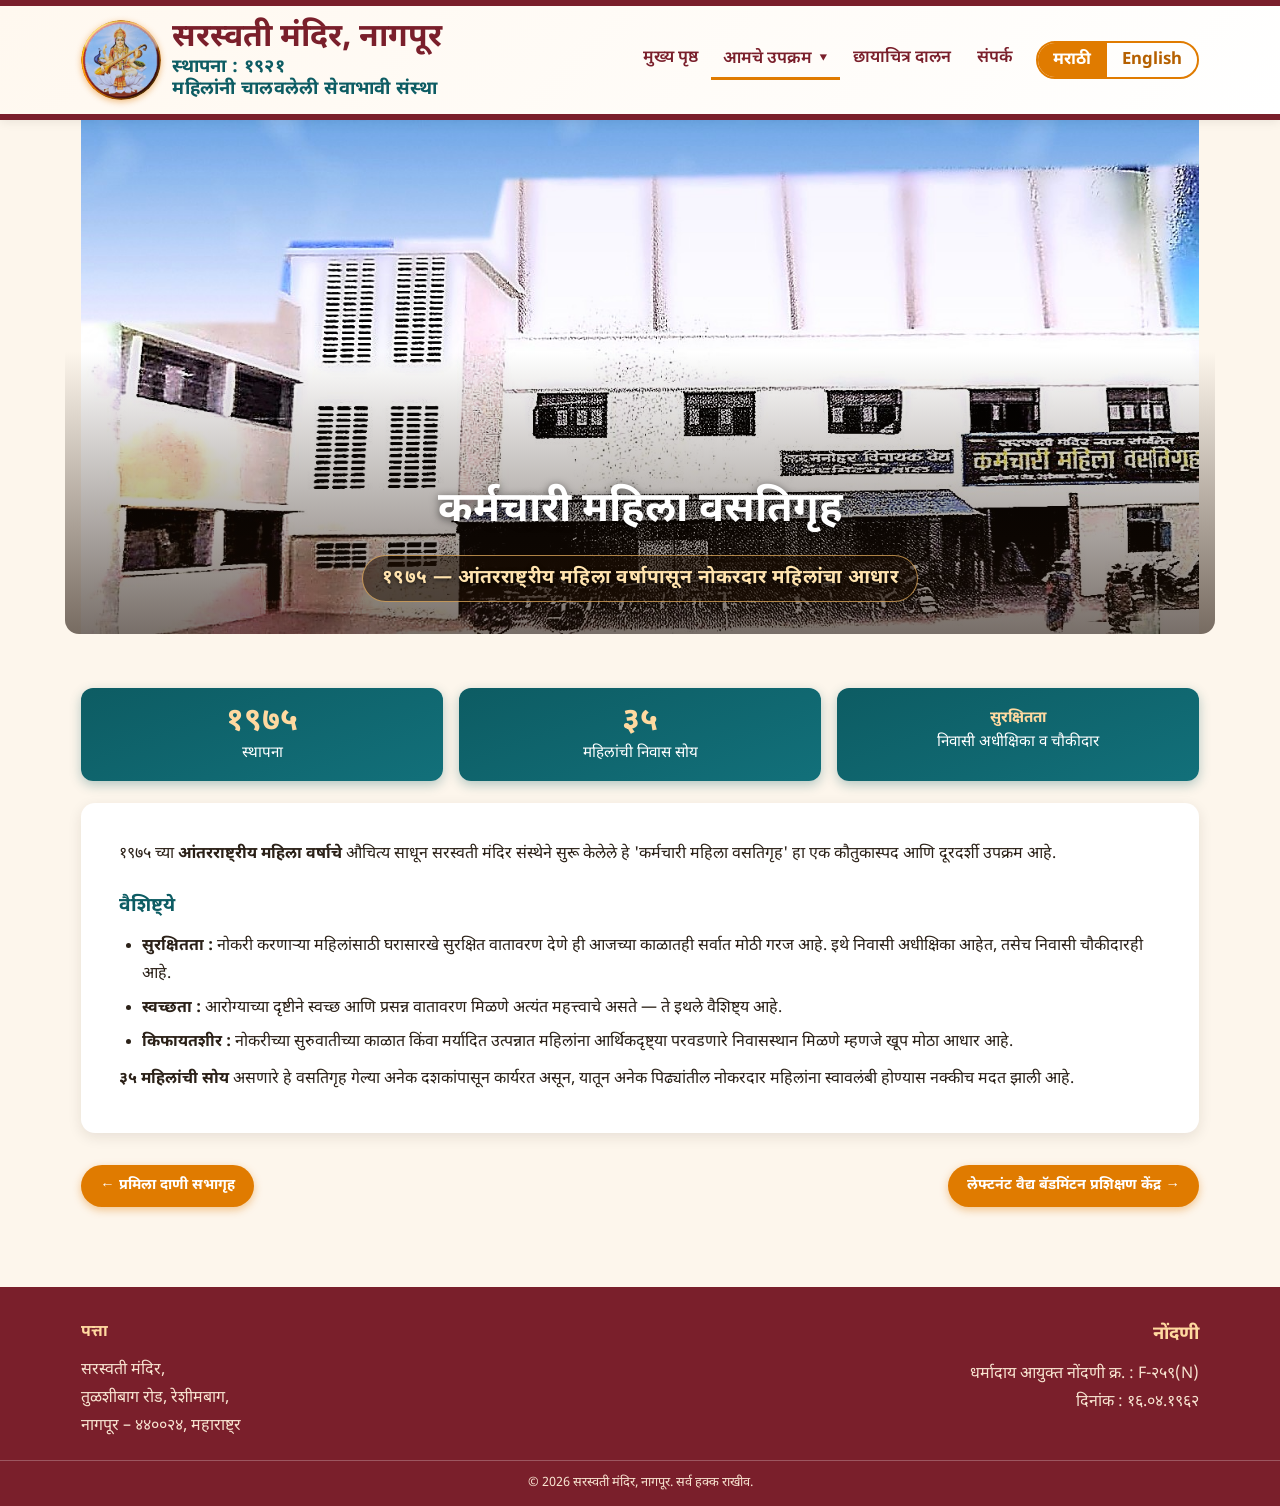
<file: hostel.html>
<!DOCTYPE html>
<html lang="mr" data-lang="mr">
<head>
<meta charset="UTF-8">
<meta name="viewport" content="width=device-width, initial-scale=1.0">
<title>कर्मचारी महिला वसतिगृह | सरस्वती मंदिर, नागपूर – Saraswati Mandir, Nagpur</title>
<meta name="description" content="Saraswati Mandir, Nagpur – a women-run charitable organisation serving society since 1921. सरस्वती मंदिर, नागपूर – १९२१ पासून महिलांनी चालवलेली सेवाभावी संस्था.">
<link rel="preconnect" href="https://fonts.googleapis.com">
<link href="https://fonts.googleapis.com/css2?family=Noto+Sans+Devanagari:wght@400;600;700&display=swap" rel="stylesheet">
<link rel="stylesheet" href="css/style.css">
</head>
<body>
<div class="topbar"><span class="mr">सरस्वती मंदिर, तुळशीबाग रोड, रेशीमबाग, नागपूर – ४४००२४</span><span class="en">Saraswati Mandir, Tulshibaug Road, Reshimbagh, Nagpur – 440024</span></div>
<header class="site">
  <div class="header-inner">
    <a class="brand" href="index.html">
      <img class="emblem" src="images/logo-saraswati.svg" alt="सरस्वती मंदिर logo — Saraswati Mandir logo">
      <h1><span class="mr">सरस्वती मंदिर, नागपूर</span><span class="en">Saraswati Mandir, Nagpur</span><small><span class="mr">स्थापना : २१ जानेवारी १९२१ • महिलांनी चालवलेली सेवाभावी संस्था</span><span class="en">Estd. 21 January 1921 • A charitable organisation run by women</span></small></h1>
    </a>
    <div class="lang-switch" role="group" aria-label="Language">
      <button type="button" data-lang="mr" onclick="setLang('mr')">मराठी</button>
      <button type="button" data-lang="en" onclick="setLang('en')">English</button>
    </div>
  </div>
</header>
<nav class="main"><ul><li><a href="index.html"><span class="mr">मुख्य पृष्ठ</span><span class="en">Home</span></a></li><li class="has-dropdown"><button type="button" class="navbtn current" aria-haspopup="true" aria-expanded="false" onclick="toggleDrop(this)"><span class="mr">आमचे उपक्रम</span><span class="en">Our Activities</span> <span class="chev">&#9662;</span></button><div class="dropdown"><a href="school.html"><span class="mr">कल्याण मूकबधिर विद्यालय व कनिष्ठ महाविद्यालय</span><span class="en">Kalyan Mook-Badhir Vidyalaya and Junior College</span></a><a href="library.html"><span class="mr">कै. सौ. विद्यावती जोगळेकर वाचनालय</span><span class="en">Late Vidyawati Joglekar Library</span></a><a href="reading-room.html"><span class="mr">अभ्यासिका</span><span class="en">Reading Room</span></a><a href="sabhagruh.html"><span class="mr">प्रमिला दाणी सभागृह</span><span class="en">Pramila Dani Hall</span></a><a href="hostel.html" class="current"><span class="mr">कर्मचारी महिला वसतिगृह</span><span class="en">Working Women's Hostel</span></a><a href="badminton.html"><span class="mr">लेफ्टनंट वैद्य बॅडमिंटन प्रशिक्षण केंद्र</span><span class="en">Lt. Vaidya Badminton Coaching Centre</span></a><a href="khandoba.html"><span class="mr">खंडोबा हनुमान बालवाडी</span><span class="en">Khandoba Hanuman Balwadi</span></a></div></li><li><a href="index.html#gallery"><span class="mr">छायाचित्र दालन</span><span class="en">Gallery</span></a></li><li><a href="#contact"><span class="mr">संपर्क</span><span class="en">Contact</span></a></li></ul></nav>
<div class="hero"><img src="images/hostel-building.jpg" alt="Working Women's Hostel" style="object-fit:contain;object-position:center;background:#e7e3da"><div class="overlay"><div class="inner"><h2><span class="mr">कर्मचारी महिला वसतिगृह</span><span class="en">Working Women's Hostel</span></h2><p class="tag"><span class="mr">१९७५ — आंतरराष्ट्रीय महिला वर्षापासून नोकरदार महिलांचा आधार</span><span class="en">Supporting working women since 1975 — the International Women's Year</span></p></div></div></div>
<div class="wrap">
<div class="facts">
  <div class="fact"><b>१९७५</b><span><span class="mr">स्थापना</span><span class="en">Established</span></span></div>
  <div class="fact"><b>३५</b><span><span class="mr">महिलांची निवास सोय</span><span class="en">Women Accommodated</span></span></div>
  <div class="fact"><b><span class="mr">सुरक्षितता</span><span class="en">Safety</span></b><span><span class="mr">निवासी अधीक्षिका व चौकीदार</span><span class="en">Resident Superintendent & Watchman</span></span></div>
</div>
<article class="content">
<div class="mr">
<p>१९७५ च्या <strong>आंतरराष्ट्रीय महिला वर्षाचे</strong> औचित्य साधून सरस्वती मंदिर संस्थेने सुरू केलेले हे 'कर्मचारी महिला वसतिगृह' हा एक कौतुकास्पद आणि दूरदर्शी उपक्रम आहे.</p>
<h3>वैशिष्ट्ये</h3>
<ul>
<li><strong>सुरक्षितता :</strong> नोकरी करणाऱ्या महिलांसाठी घरासारखे सुरक्षित वातावरण देणे ही आजच्या काळातही सर्वात मोठी गरज आहे. इथे निवासी अधीक्षिका आहेत, तसेच निवासी चौकीदारही आहे.</li>
<li><strong>स्वच्छता :</strong> आरोग्याच्या दृष्टीने स्वच्छ आणि प्रसन्न वातावरण मिळणे अत्यंत महत्त्वाचे असते — ते इथले वैशिष्ट्य आहे.</li>
<li><strong>किफायतशीर :</strong> नोकरीच्या सुरुवातीच्या काळात किंवा मर्यादित उत्पन्नात महिलांना आर्थिकदृष्ट्या परवडणारे निवासस्थान मिळणे म्हणजे खूप मोठा आधार आहे.</li>
</ul>
<p><strong>३५ महिलांची सोय</strong> असणारे हे वसतिगृह गेल्या अनेक दशकांपासून कार्यरत असून, यातून अनेक पिढ्यांतील नोकरदार महिलांना स्वावलंबी होण्यास नक्कीच मदत झाली आहे.</p>
</div>
<div class="en">
<p>Started by Saraswati Mandir to mark the <strong>International Women's Year 1975</strong>, this 'Working Women's Hostel' is an admirable and far-sighted initiative.</p>
<h3>Features</h3>
<ul>
<li><strong>Safety:</strong> Providing working women a secure, home-like environment remains the greatest need even today. The hostel has a resident superintendent as well as a resident watchman.</li>
<li><strong>Cleanliness:</strong> A clean and pleasant environment, so important for health, is a hallmark of this hostel.</li>
<li><strong>Affordability:</strong> For women at the start of their careers or with limited incomes, an affordable place to stay is an enormous support.</li>
</ul>
<p>With <strong>accommodation for 35 women</strong>, the hostel has been functioning for many decades and has helped generations of working women become self-reliant.</p>
</div>
</article>
<div class="pagenav"><a href="sabhagruh.html">&larr; <span class="mr">प्रमिला दाणी सभागृह</span><span class="en">Pramila Dani Hall</span></a><a href="badminton.html"><span class="mr">लेफ्टनंट वैद्य बॅडमिंटन प्रशिक्षण केंद्र</span><span class="en">Lt. Vaidya Badminton Coaching Centre</span> &rarr;</a></div>
</div>
<footer class="site" id="contact">
  <div class="inner">
    <div>
      <h4><span class="mr">संपर्क</span><span class="en">Contact</span></h4>
      <p><span class="mr">सरस्वती मंदिर,<br>तुळशीबाग रोड, रेशीमबाग,<br>नागपूर – ४४००२४, महाराष्ट्र</span><span class="en">Saraswati Mandir,<br>Tulshibaug Road, Reshimbagh,<br>Nagpur – 440024, Maharashtra, India</span></p>
      <p style="font-size:.95rem"><span class="mr">सरस्वती मंदिर – <a href="mailto:Saraswatimandir1921@gmail.com">Saraswatimandir1921@gmail.com</a><br>कल्याण मूकबधिर विद्यालय – <a href="mailto:Kalyanmukbadhir1967@gmail.com">Kalyanmukbadhir1967@gmail.com</a><br>व्हॉट्सॲप (फक्त) : 8600822562 (कृणाल खोब्रागडे)</span><span class="en">Saraswati Mandir – <a href="mailto:Saraswatimandir1921@gmail.com">Saraswatimandir1921@gmail.com</a><br>Kalyan Mook-Badhir Vidyalaya – <a href="mailto:Kalyanmukbadhir1967@gmail.com">Kalyanmukbadhir1967@gmail.com</a><br>WhatsApp only: 8600822562 (Krunal Khobragade)</span></p>
    </div>
    <div>
      <h4><span class="mr">आमचे उपक्रम</span><span class="en">Our Activities</span></h4>
      <ul>
        <li><a href="school.html"><span class="mr">कल्याण मूकबधिर विद्यालय व कनिष्ठ महाविद्यालय</span><span class="en">Kalyan Mook-Badhir Vidyalaya and Junior College</span></a></li>
        <li><a href="library.html"><span class="mr">कै. सौ. विद्यावती जोगळेकर वाचनालय</span><span class="en">Late Vidyawati Joglekar Library</span></a></li>
        <li><a href="reading-room.html"><span class="mr">अभ्यासिका</span><span class="en">Reading Room</span></a></li>
        <li><a href="sabhagruh.html"><span class="mr">प्रमिला दाणी सभागृह</span><span class="en">Pramila Dani Sabhagruh (Hall)</span></a></li>
        <li><a href="hostel.html"><span class="mr">कर्मचारी महिला वसतिगृह</span><span class="en">Working Women's Hostel</span></a></li>
        <li><a href="badminton.html"><span class="mr">लेफ्टनंट वैद्य बॅडमिंटन प्रशिक्षण केंद्र</span><span class="en">Lt. Vaidya Badminton Coaching Centre</span></a></li>
        <li><a href="khandoba.html"><span class="mr">खंडोबा हनुमान देवस्थान बालवाडी</span><span class="en">Khandoba Hanuman Devasthan Balwadi</span></a></li>
      </ul>
    </div>
    <div>
      <h4><span class="mr">संस्थेबद्दल</span><span class="en">About Us</span></h4>
      <p style="font-size:.9rem"><span class="mr">"स्त्रियांनी चालवलेली, स्त्रिया व मुलांच्या सर्वांगीण विकासासाठी" कार्यरत असलेली शतकोत्तर वाटचाल करणारी संस्था.</span><span class="en">A century-old institution "run by women, for the all-round development of women and children."</span></p>
    </div>
  </div>
  <div class="copyright">&copy; <span id="yr"></span> <span class="mr">सरस्वती मंदिर, नागपूर. सर्व हक्क राखीव.</span><span class="en">Saraswati Mandir, Nagpur. All rights reserved.</span></div>
</footer>
<script src="js/main.js"></script>
<script>document.getElementById('yr').textContent = new Date().getFullYear();</script>
</body>
</html>
</file>
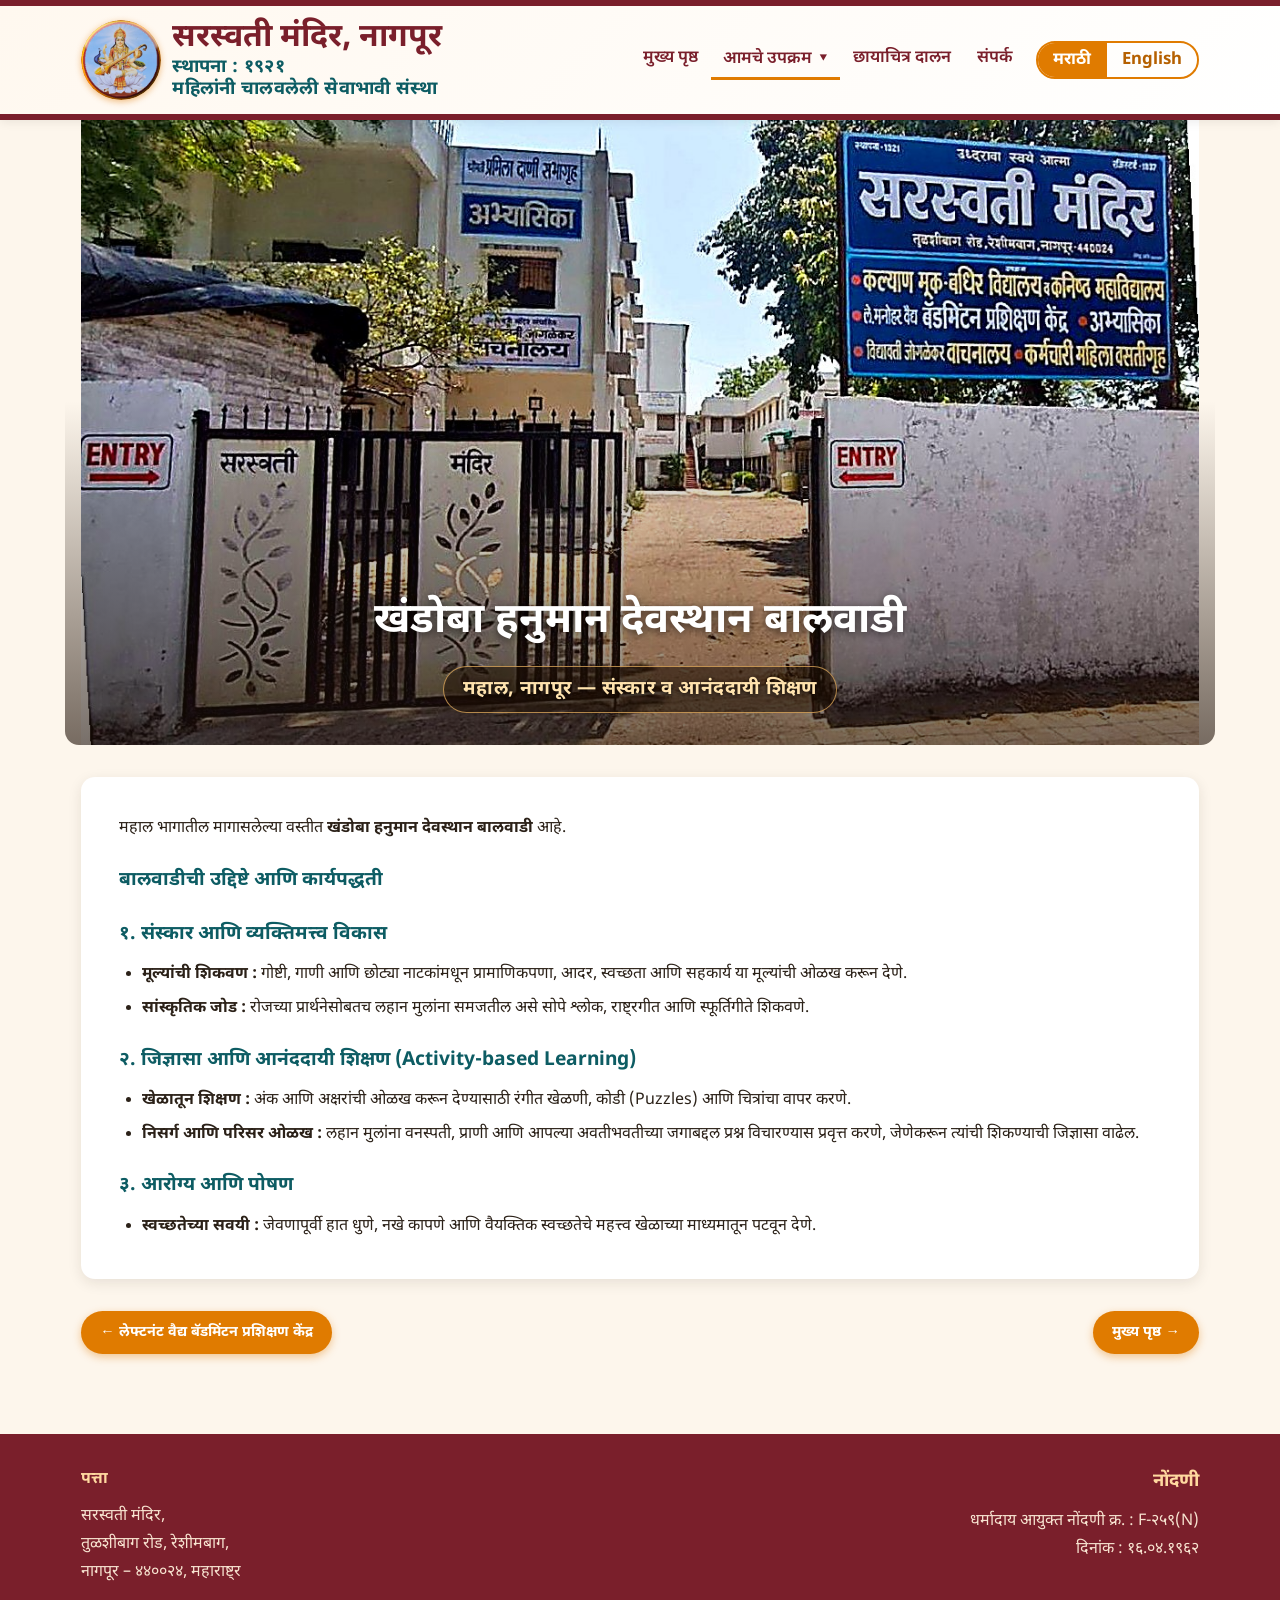
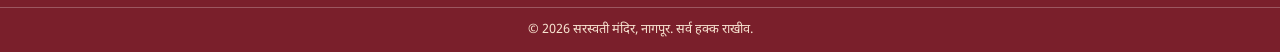
<file: khandoba.html>
<!DOCTYPE html>
<html lang="mr" data-lang="mr">
<head>
<meta charset="UTF-8">
<meta name="viewport" content="width=device-width, initial-scale=1.0">
<title>खंडोबा हनुमान देवस्थान बालवाडी | सरस्वती मंदिर, नागपूर – Saraswati Mandir, Nagpur</title>
<meta name="description" content="Saraswati Mandir, Nagpur – a women-run charitable organisation serving society since 1921. सरस्वती मंदिर, नागपूर – १९२१ पासून महिलांनी चालवलेली सेवाभावी संस्था.">
<link rel="preconnect" href="https://fonts.googleapis.com">
<link href="https://fonts.googleapis.com/css2?family=Noto+Sans+Devanagari:wght@400;600;700&display=swap" rel="stylesheet">
<link rel="stylesheet" href="css/style.css">
</head>
<body>
<div class="topbar"><span class="mr">सरस्वती मंदिर, तुळशीबाग रोड, रेशीमबाग, नागपूर – ४४००२४</span><span class="en">Saraswati Mandir, Tulshibaug Road, Reshimbagh, Nagpur – 440024</span></div>
<header class="site">
  <div class="header-inner">
    <a class="brand" href="index.html">
      <img class="emblem" src="images/logo-saraswati.svg" alt="सरस्वती मंदिर logo — Saraswati Mandir logo">
      <h1><span class="mr">सरस्वती मंदिर, नागपूर</span><span class="en">Saraswati Mandir, Nagpur</span><small><span class="mr">स्थापना : २१ जानेवारी १९२१ • महिलांनी चालवलेली सेवाभावी संस्था</span><span class="en">Estd. 21 January 1921 • A charitable organisation run by women</span></small></h1>
    </a>
    <div class="lang-switch" role="group" aria-label="Language">
      <button type="button" data-lang="mr" onclick="setLang('mr')">मराठी</button>
      <button type="button" data-lang="en" onclick="setLang('en')">English</button>
    </div>
  </div>
</header>
<nav class="main"><ul><li><a href="index.html"><span class="mr">मुख्य पृष्ठ</span><span class="en">Home</span></a></li><li class="has-dropdown"><button type="button" class="navbtn current" aria-haspopup="true" aria-expanded="false" onclick="toggleDrop(this)"><span class="mr">आमचे उपक्रम</span><span class="en">Our Activities</span> <span class="chev">&#9662;</span></button><div class="dropdown"><a href="school.html"><span class="mr">कल्याण मूकबधिर विद्यालय व कनिष्ठ महाविद्यालय</span><span class="en">Kalyan Mook-Badhir Vidyalaya and Junior College</span></a><a href="library.html"><span class="mr">कै. सौ. विद्यावती जोगळेकर वाचनालय</span><span class="en">Late Vidyawati Joglekar Library</span></a><a href="reading-room.html"><span class="mr">अभ्यासिका</span><span class="en">Reading Room</span></a><a href="sabhagruh.html"><span class="mr">प्रमिला दाणी सभागृह</span><span class="en">Pramila Dani Hall</span></a><a href="hostel.html"><span class="mr">कर्मचारी महिला वसतिगृह</span><span class="en">Working Women's Hostel</span></a><a href="badminton.html"><span class="mr">लेफ्टनंट वैद्य बॅडमिंटन प्रशिक्षण केंद्र</span><span class="en">Lt. Vaidya Badminton Coaching Centre</span></a><a href="khandoba.html" class="current"><span class="mr">खंडोबा हनुमान बालवाडी</span><span class="en">Khandoba Hanuman Balwadi</span></a></div></li><li><a href="index.html#gallery"><span class="mr">छायाचित्र दालन</span><span class="en">Gallery</span></a></li><li><a href="#contact"><span class="mr">संपर्क</span><span class="en">Contact</span></a></li></ul></nav>
<div class="hero"><img src="images/sm-gate.jpg" alt="Khandoba Hanuman Devasthan Balwadi" style="object-fit:contain;object-position:center;background:#d9dbd6"><div class="overlay"><div class="inner"><h2><span class="mr">खंडोबा हनुमान देवस्थान बालवाडी</span><span class="en">Khandoba Hanuman Devasthan Balwadi</span></h2><p class="tag"><span class="mr">महाल, नागपूर — संस्कार व आनंददायी शिक्षण</span><span class="en">Mahal, Nagpur — values and joyful learning</span></p></div></div></div>
<div class="wrap">
<article class="content">
<div class="mr">
<p>महाल भागातील मागासलेल्या वस्तीत <strong>खंडोबा हनुमान देवस्थान बालवाडी</strong> आहे.</p>
<h3>बालवाडीची उद्दिष्टे आणि कार्यपद्धती</h3>
<h3>१. संस्कार आणि व्यक्तिमत्त्व विकास</h3>
<ul>
<li><strong>मूल्यांची शिकवण :</strong> गोष्टी, गाणी आणि छोट्या नाटकांमधून प्रामाणिकपणा, आदर, स्वच्छता आणि सहकार्य या मूल्यांची ओळख करून देणे.</li>
<li><strong>सांस्कृतिक जोड :</strong> रोजच्या प्रार्थनेसोबतच लहान मुलांना समजतील असे सोपे श्लोक, राष्ट्रगीत आणि स्फूर्तिगीते शिकवणे.</li>
</ul>
<h3>२. जिज्ञासा आणि आनंददायी शिक्षण (Activity-based Learning)</h3>
<ul>
<li><strong>खेळातून शिक्षण :</strong> अंक आणि अक्षरांची ओळख करून देण्यासाठी रंगीत खेळणी, कोडी (Puzzles) आणि चित्रांचा वापर करणे.</li>
<li><strong>निसर्ग आणि परिसर ओळख :</strong> लहान मुलांना वनस्पती, प्राणी आणि आपल्या अवतीभवतीच्या जगाबद्दल प्रश्न विचारण्यास प्रवृत्त करणे, जेणेकरून त्यांची शिकण्याची जिज्ञासा वाढेल.</li>
</ul>
<h3>३. आरोग्य आणि पोषण</h3>
<ul>
<li><strong>स्वच्छतेच्या सवयी :</strong> जेवणापूर्वी हात धुणे, नखे कापणे आणि वैयक्तिक स्वच्छतेचे महत्त्व खेळाच्या माध्यमातून पटवून देणे.</li>
</ul>
</div>
<div class="en">
<p>The <strong>Khandoba Hanuman Devasthan Balwadi</strong> (pre-school) is located in an underprivileged locality of the Mahal area of Nagpur.</p>
<h3>Objectives and Approach</h3>
<h3>1. Values and Personality Development</h3>
<ul>
<li><strong>Teaching values:</strong> introducing honesty, respect, cleanliness and cooperation through stories, songs and short plays.</li>
<li><strong>Cultural grounding:</strong> along with daily prayers, teaching simple shlokas the children can understand, the national anthem and inspiring songs.</li>
</ul>
<h3>2. Curiosity and Joyful, Activity-based Learning</h3>
<ul>
<li><strong>Learning through play:</strong> using colourful toys, puzzles and pictures to introduce numbers and letters.</li>
<li><strong>Discovering nature and surroundings:</strong> encouraging little children to ask questions about plants, animals and the world around them, so that their curiosity to learn keeps growing.</li>
</ul>
<h3>3. Health and Nutrition</h3>
<ul>
<li><strong>Hygiene habits:</strong> instilling through play the importance of washing hands before meals, trimming nails, and personal cleanliness.</li>
</ul>
</div>
</article>
<div class="pagenav"><a href="badminton.html">&larr; <span class="mr">लेफ्टनंट वैद्य बॅडमिंटन प्रशिक्षण केंद्र</span><span class="en">Lt. Vaidya Badminton Coaching Centre</span></a><a href="index.html"><span class="mr">मुख्य पृष्ठ</span><span class="en">Home</span> &rarr;</a></div>
</div>
<footer class="site" id="contact">
  <div class="inner">
    <div>
      <h4><span class="mr">संपर्क</span><span class="en">Contact</span></h4>
      <p><span class="mr">सरस्वती मंदिर,<br>तुळशीबाग रोड, रेशीमबाग,<br>नागपूर – ४४००२४, महाराष्ट्र</span><span class="en">Saraswati Mandir,<br>Tulshibaug Road, Reshimbagh,<br>Nagpur – 440024, Maharashtra, India</span></p>
      <p style="font-size:.95rem"><span class="mr">सरस्वती मंदिर – <a href="mailto:Saraswatimandir1921@gmail.com">Saraswatimandir1921@gmail.com</a><br>कल्याण मूकबधिर विद्यालय – <a href="mailto:Kalyanmukbadhir1967@gmail.com">Kalyanmukbadhir1967@gmail.com</a><br>व्हॉट्सॲप (फक्त) : 8600822562 (कृणाल खोब्रागडे)</span><span class="en">Saraswati Mandir – <a href="mailto:Saraswatimandir1921@gmail.com">Saraswatimandir1921@gmail.com</a><br>Kalyan Mook-Badhir Vidyalaya – <a href="mailto:Kalyanmukbadhir1967@gmail.com">Kalyanmukbadhir1967@gmail.com</a><br>WhatsApp only: 8600822562 (Krunal Khobragade)</span></p>
    </div>
    <div>
      <h4><span class="mr">आमचे उपक्रम</span><span class="en">Our Activities</span></h4>
      <ul>
        <li><a href="school.html"><span class="mr">कल्याण मूकबधिर विद्यालय व कनिष्ठ महाविद्यालय</span><span class="en">Kalyan Mook-Badhir Vidyalaya and Junior College</span></a></li>
        <li><a href="library.html"><span class="mr">कै. सौ. विद्यावती जोगळेकर वाचनालय</span><span class="en">Late Vidyawati Joglekar Library</span></a></li>
        <li><a href="reading-room.html"><span class="mr">अभ्यासिका</span><span class="en">Reading Room</span></a></li>
        <li><a href="sabhagruh.html"><span class="mr">प्रमिला दाणी सभागृह</span><span class="en">Pramila Dani Sabhagruh (Hall)</span></a></li>
        <li><a href="hostel.html"><span class="mr">कर्मचारी महिला वसतिगृह</span><span class="en">Working Women's Hostel</span></a></li>
        <li><a href="badminton.html"><span class="mr">लेफ्टनंट वैद्य बॅडमिंटन प्रशिक्षण केंद्र</span><span class="en">Lt. Vaidya Badminton Coaching Centre</span></a></li>
        <li><a href="khandoba.html"><span class="mr">खंडोबा हनुमान देवस्थान बालवाडी</span><span class="en">Khandoba Hanuman Devasthan Balwadi</span></a></li>
      </ul>
    </div>
    <div>
      <h4><span class="mr">संस्थेबद्दल</span><span class="en">About Us</span></h4>
      <p style="font-size:.9rem"><span class="mr">"स्त्रियांनी चालवलेली, स्त्रिया व मुलांच्या सर्वांगीण विकासासाठी" कार्यरत असलेली शतकोत्तर वाटचाल करणारी संस्था.</span><span class="en">A century-old institution "run by women, for the all-round development of women and children."</span></p>
    </div>
  </div>
  <div class="copyright">&copy; <span id="yr"></span> <span class="mr">सरस्वती मंदिर, नागपूर. सर्व हक्क राखीव.</span><span class="en">Saraswati Mandir, Nagpur. All rights reserved.</span></div>
</footer>
<script src="js/main.js"></script>
<script>document.getElementById('yr').textContent = new Date().getFullYear();</script>
</body>
</html>
</file>
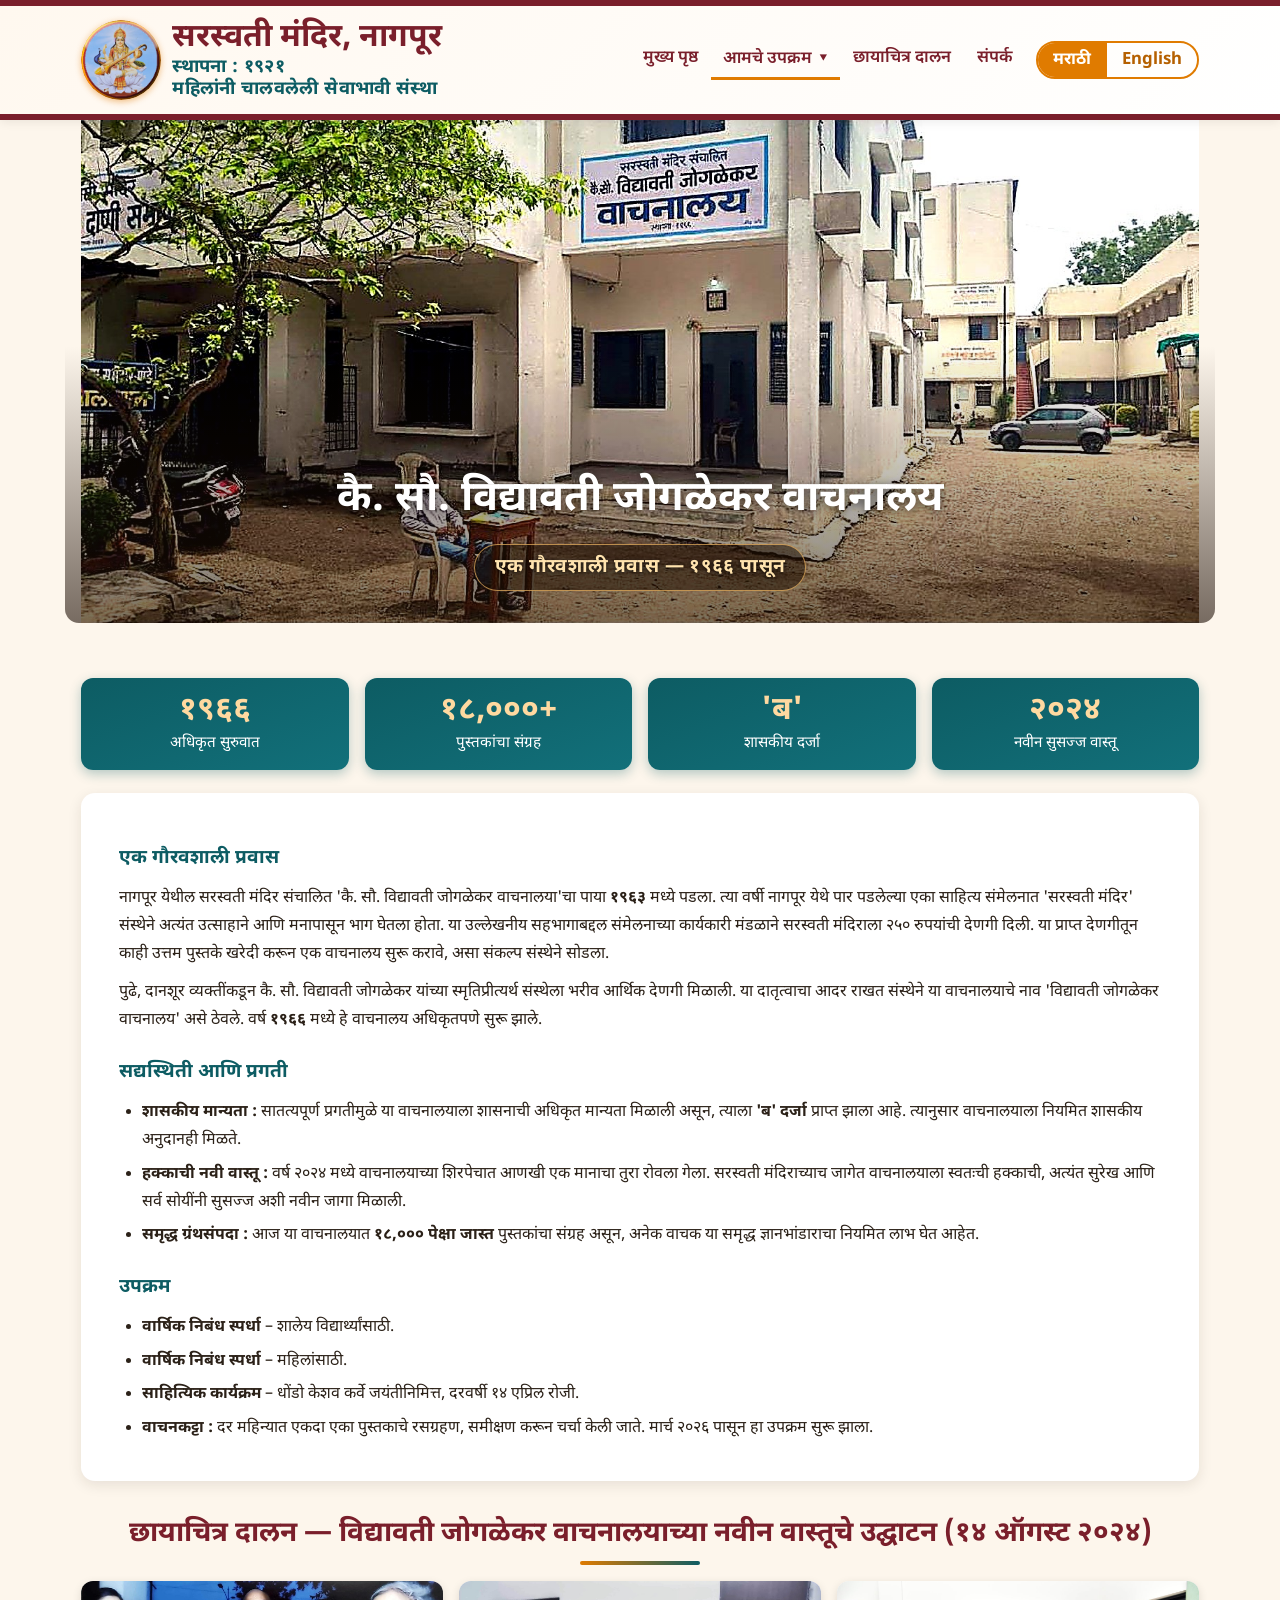
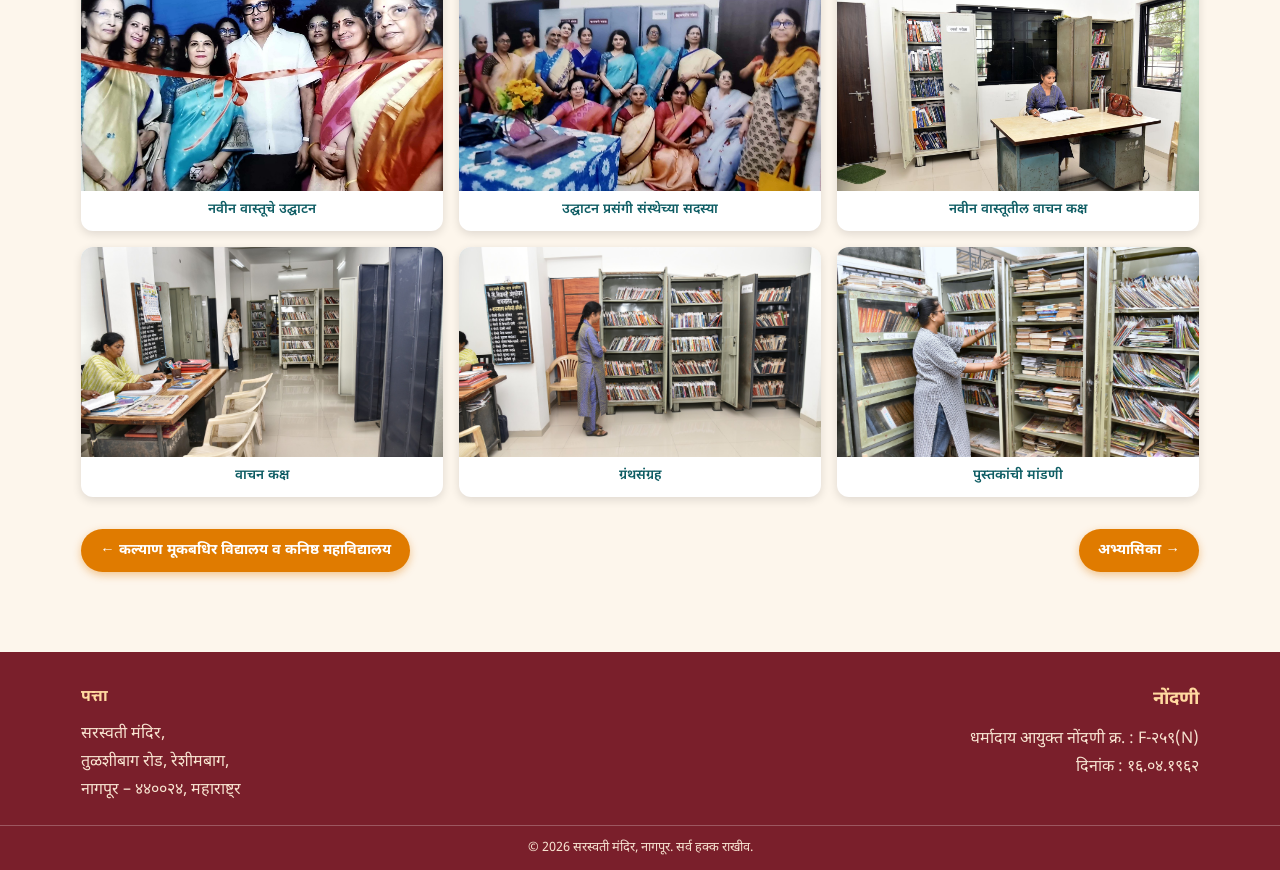
<file: library.html>
<!DOCTYPE html>
<html lang="mr" data-lang="mr">
<head>
<meta charset="UTF-8">
<meta name="viewport" content="width=device-width, initial-scale=1.0">
<title>कै. सौ. विद्यावती जोगळेकर वाचनालय | सरस्वती मंदिर, नागपूर – Saraswati Mandir, Nagpur</title>
<meta name="description" content="Saraswati Mandir, Nagpur – a women-run charitable organisation serving society since 1921. सरस्वती मंदिर, नागपूर – १९२१ पासून महिलांनी चालवलेली सेवाभावी संस्था.">
<link rel="preconnect" href="https://fonts.googleapis.com">
<link href="https://fonts.googleapis.com/css2?family=Noto+Sans+Devanagari:wght@400;600;700&display=swap" rel="stylesheet">
<link rel="stylesheet" href="css/style.css">
</head>
<body>
<div class="topbar"><span class="mr">सरस्वती मंदिर, तुळशीबाग रोड, रेशीमबाग, नागपूर – ४४००२४</span><span class="en">Saraswati Mandir, Tulshibaug Road, Reshimbagh, Nagpur – 440024</span></div>
<header class="site">
  <div class="header-inner">
    <a class="brand" href="index.html">
      <img class="emblem" src="images/logo-saraswati.svg" alt="सरस्वती मंदिर logo — Saraswati Mandir logo">
      <h1><span class="mr">सरस्वती मंदिर, नागपूर</span><span class="en">Saraswati Mandir, Nagpur</span><small><span class="mr">स्थापना : २१ जानेवारी १९२१ • महिलांनी चालवलेली सेवाभावी संस्था</span><span class="en">Estd. 21 January 1921 • A charitable organisation run by women</span></small></h1>
    </a>
    <div class="lang-switch" role="group" aria-label="Language">
      <button type="button" data-lang="mr" onclick="setLang('mr')">मराठी</button>
      <button type="button" data-lang="en" onclick="setLang('en')">English</button>
    </div>
  </div>
</header>
<nav class="main"><ul><li><a href="index.html"><span class="mr">मुख्य पृष्ठ</span><span class="en">Home</span></a></li><li class="has-dropdown"><button type="button" class="navbtn current" aria-haspopup="true" aria-expanded="false" onclick="toggleDrop(this)"><span class="mr">आमचे उपक्रम</span><span class="en">Our Activities</span> <span class="chev">&#9662;</span></button><div class="dropdown"><a href="school.html"><span class="mr">कल्याण मूकबधिर विद्यालय व कनिष्ठ महाविद्यालय</span><span class="en">Kalyan Mook-Badhir Vidyalaya and Junior College</span></a><a href="library.html" class="current"><span class="mr">कै. सौ. विद्यावती जोगळेकर वाचनालय</span><span class="en">Late Vidyawati Joglekar Library</span></a><a href="reading-room.html"><span class="mr">अभ्यासिका</span><span class="en">Reading Room</span></a><a href="sabhagruh.html"><span class="mr">प्रमिला दाणी सभागृह</span><span class="en">Pramila Dani Hall</span></a><a href="hostel.html"><span class="mr">कर्मचारी महिला वसतिगृह</span><span class="en">Working Women's Hostel</span></a><a href="badminton.html"><span class="mr">लेफ्टनंट वैद्य बॅडमिंटन प्रशिक्षण केंद्र</span><span class="en">Lt. Vaidya Badminton Coaching Centre</span></a><a href="khandoba.html"><span class="mr">खंडोबा हनुमान बालवाडी</span><span class="en">Khandoba Hanuman Balwadi</span></a></div></li><li><a href="index.html#gallery"><span class="mr">छायाचित्र दालन</span><span class="en">Gallery</span></a></li><li><a href="#contact"><span class="mr">संपर्क</span><span class="en">Contact</span></a></li></ul></nav>
<div class="hero"><img src="images/library-building.jpg" alt="Late Sou. Vidyawati Joglekar Library" style="object-position:50% 8%"><div class="overlay"><div class="inner"><h2><span class="mr">कै. सौ. विद्यावती जोगळेकर वाचनालय</span><span class="en">Late Sou. Vidyawati Joglekar Library</span></h2><p class="tag"><span class="mr">एक गौरवशाली प्रवास — १९६६ पासून</span><span class="en">A glorious journey — since 1966</span></p></div></div></div>
<div class="wrap">
<div class="facts">
  <div class="fact"><b>१९६६</b><span><span class="mr">अधिकृत सुरुवात</span><span class="en">Officially Started</span></span></div>
  <div class="fact"><b>१८,०००+</b><span><span class="mr">पुस्तकांचा संग्रह</span><span class="en">Books in Collection</span></span></div>
  <div class="fact"><b>'ब'</b><span><span class="mr">शासकीय दर्जा</span><span class="en">Government 'B' Grade</span></span></div>
  <div class="fact"><b>२०२४</b><span><span class="mr">नवीन सुसज्ज वास्तू</span><span class="en">New Premises</span></span></div>
</div>
<article class="content">
<div class="mr">
<h3>एक गौरवशाली प्रवास</h3>
<p>नागपूर येथील सरस्वती मंदिर संचालित 'कै. सौ. विद्यावती जोगळेकर वाचनालया'चा पाया <strong>१९६३</strong> मध्ये पडला. त्या वर्षी नागपूर येथे पार पडलेल्या एका साहित्य संमेलनात 'सरस्वती मंदिर' संस्थेने अत्यंत उत्साहाने आणि मनापासून भाग घेतला होता. या उल्लेखनीय सहभागाबद्दल संमेलनाच्या कार्यकारी मंडळाने सरस्वती मंदिराला २५० रुपयांची देणगी दिली. या प्राप्त देणगीतून काही उत्तम पुस्तके खरेदी करून एक वाचनालय सुरू करावे, असा संकल्प संस्थेने सोडला.</p>
<p>पुढे, दानशूर व्यक्तींकडून कै. सौ. विद्यावती जोगळेकर यांच्या स्मृतिप्रीत्यर्थ संस्थेला भरीव आर्थिक देणगी मिळाली. या दातृत्वाचा आदर राखत संस्थेने या वाचनालयाचे नाव 'विद्यावती जोगळेकर वाचनालय' असे ठेवले. वर्ष <strong>१९६६</strong> मध्ये हे वाचनालय अधिकृतपणे सुरू झाले.</p>
<h3>सद्यस्थिती आणि प्रगती</h3>
<ul>
<li><strong>शासकीय मान्यता :</strong> सातत्यपूर्ण प्रगतीमुळे या वाचनालयाला शासनाची अधिकृत मान्यता मिळाली असून, त्याला <strong>'ब' दर्जा</strong> प्राप्त झाला आहे. त्यानुसार वाचनालयाला नियमित शासकीय अनुदानही मिळते.</li>
<li><strong>हक्काची नवी वास्तू :</strong> वर्ष २०२४ मध्ये वाचनालयाच्या शिरपेचात आणखी एक मानाचा तुरा रोवला गेला. सरस्वती मंदिराच्याच जागेत वाचनालयाला स्वतःची हक्काची, अत्यंत सुरेख आणि सर्व सोयींनी सुसज्ज अशी नवीन जागा मिळाली.</li>
<li><strong>समृद्ध ग्रंथसंपदा :</strong> आज या वाचनालयात <strong>१८,००० पेक्षा जास्त</strong> पुस्तकांचा संग्रह असून, अनेक वाचक या समृद्ध ज्ञानभांडाराचा नियमित लाभ घेत आहेत.</li>
</ul>
<h3>उपक्रम</h3>
<ul>
<li><strong>वार्षिक निबंध स्पर्धा</strong> – शालेय विद्यार्थ्यांसाठी.</li>
<li><strong>वार्षिक निबंध स्पर्धा</strong> – महिलांसाठी.</li>
<li><strong>साहित्यिक कार्यक्रम</strong> – धोंडो केशव कर्वे जयंतीनिमित्त, दरवर्षी १४ एप्रिल रोजी.</li>
<li><strong>वाचनकट्टा :</strong> दर महिन्यात एकदा एका पुस्तकाचे रसग्रहण, समीक्षण करून चर्चा केली जाते. मार्च २०२६ पासून हा उपक्रम सुरू झाला.</li>
</ul>
</div>
<div class="en">
<h3>A Glorious Journey</h3>
<p>The foundation of the 'Late Sou. Vidyawati Joglekar Library', run by Saraswati Mandir, Nagpur, was laid in <strong>1963</strong>. That year Saraswati Mandir participated with great enthusiasm in a literary conference (Sahitya Sammelan) held in Nagpur. In appreciation of this remarkable participation, the conference's executive committee gave Saraswati Mandir a donation of ₹250. The institution resolved to use this donation to buy good books and start a library.</p>
<p>Later, the institution received a substantial financial donation from generous donors in memory of Late Sou. Vidyawati Joglekar. Honouring this generosity, the library was named the 'Vidyawati Joglekar Library'. It formally opened in <strong>1966</strong>.</p>
<h3>Present Status and Progress</h3>
<ul>
<li><strong>Government recognition:</strong> Thanks to its consistent progress, the library holds official government recognition with a <strong>'B' grade</strong>, and accordingly receives a regular government grant.</li>
<li><strong>A new home of its own:</strong> The year 2024 added another feather to the library's cap — within the Saraswati Mandir premises, the library received its own beautiful, fully equipped new space.</li>
<li><strong>A rich collection:</strong> Today the library holds <strong>more than 18,000 books</strong>, and a large community of readers regularly benefits from this treasure of knowledge.</li>
</ul>
<h3>Activities</h3>
<ul>
<li><strong>Annual essay competition</strong> – for school students.</li>
<li><strong>Annual essay competition</strong> – for women.</li>
<li><strong>Literary programme</strong> – on Dhondo Keshav Karve Jayanti, every year on 14 April.</li>
<li><strong>Vachan Katta (Readers' Circle):</strong> once a month, a book is appreciated, reviewed and discussed. This activity began in March 2026.</li>
</ul>
</div>
</article>
<h2 class="section-title center"><span class="mr">छायाचित्र दालन — विद्यावती जोगळेकर वाचनालयाच्या नवीन वास्तूचे उद्घाटन (१४ ऑगस्ट २०२४)</span><span class="en">Photo Gallery — Inauguration of the New Premises (14 August 2024)</span></h2><div class="gallery g3"><figure><img src="images/library-inauguration-1.jpg" alt="Inauguration of the New Premises" loading="lazy"><figcaption><span class="mr">नवीन वास्तूचे उद्घाटन</span><span class="en">Inauguration of the New Premises</span></figcaption></figure><figure><img src="images/library-inauguration-2.jpg" alt="Members at the Inauguration" loading="lazy"><figcaption><span class="mr">उद्घाटन प्रसंगी संस्थेच्या सदस्या</span><span class="en">Members at the Inauguration</span></figcaption></figure><figure><img src="images/library-7.jpg" alt="A Reader in the New Premises" loading="lazy"><figcaption><span class="mr">नवीन वास्तूतील वाचन कक्ष</span><span class="en">A Reader in the New Premises</span></figcaption></figure><figure><img src="images/library-4.jpg" alt="Reading Area" loading="lazy"><figcaption><span class="mr">वाचन कक्ष</span><span class="en">Reading Area</span></figcaption></figure><figure><img src="images/library-5.jpg" alt="Book Collection" loading="lazy"><figcaption><span class="mr">ग्रंथसंग्रह</span><span class="en">Book Collection</span></figcaption></figure><figure><img src="images/library-6.jpg" alt="Arranging Books" loading="lazy"><figcaption><span class="mr">पुस्तकांची मांडणी</span><span class="en">Arranging Books</span></figcaption></figure></div>
<div class="pagenav"><a href="school.html">&larr; <span class="mr">कल्याण मूकबधिर विद्यालय व कनिष्ठ महाविद्यालय</span><span class="en">Kalyan Mook-Badhir Vidyalaya and Junior College</span></a><a href="reading-room.html"><span class="mr">अभ्यासिका</span><span class="en">Reading Room</span> &rarr;</a></div>
</div>
<footer class="site" id="contact">
  <div class="inner">
    <div>
      <h4><span class="mr">संपर्क</span><span class="en">Contact</span></h4>
      <p><span class="mr">सरस्वती मंदिर,<br>तुळशीबाग रोड, रेशीमबाग,<br>नागपूर – ४४००२४, महाराष्ट्र</span><span class="en">Saraswati Mandir,<br>Tulshibaug Road, Reshimbagh,<br>Nagpur – 440024, Maharashtra, India</span></p>
      <p style="font-size:.95rem"><span class="mr">सरस्वती मंदिर – <a href="mailto:Saraswatimandir1921@gmail.com">Saraswatimandir1921@gmail.com</a><br>कल्याण मूकबधिर विद्यालय – <a href="mailto:Kalyanmukbadhir1967@gmail.com">Kalyanmukbadhir1967@gmail.com</a><br>व्हॉट्सॲप (फक्त) : 8600822562 (कृणाल खोब्रागडे)</span><span class="en">Saraswati Mandir – <a href="mailto:Saraswatimandir1921@gmail.com">Saraswatimandir1921@gmail.com</a><br>Kalyan Mook-Badhir Vidyalaya – <a href="mailto:Kalyanmukbadhir1967@gmail.com">Kalyanmukbadhir1967@gmail.com</a><br>WhatsApp only: 8600822562 (Krunal Khobragade)</span></p>
    </div>
    <div>
      <h4><span class="mr">आमचे उपक्रम</span><span class="en">Our Activities</span></h4>
      <ul>
        <li><a href="school.html"><span class="mr">कल्याण मूकबधिर विद्यालय व कनिष्ठ महाविद्यालय</span><span class="en">Kalyan Mook-Badhir Vidyalaya and Junior College</span></a></li>
        <li><a href="library.html"><span class="mr">कै. सौ. विद्यावती जोगळेकर वाचनालय</span><span class="en">Late Vidyawati Joglekar Library</span></a></li>
        <li><a href="reading-room.html"><span class="mr">अभ्यासिका</span><span class="en">Reading Room</span></a></li>
        <li><a href="sabhagruh.html"><span class="mr">प्रमिला दाणी सभागृह</span><span class="en">Pramila Dani Sabhagruh (Hall)</span></a></li>
        <li><a href="hostel.html"><span class="mr">कर्मचारी महिला वसतिगृह</span><span class="en">Working Women's Hostel</span></a></li>
        <li><a href="badminton.html"><span class="mr">लेफ्टनंट वैद्य बॅडमिंटन प्रशिक्षण केंद्र</span><span class="en">Lt. Vaidya Badminton Coaching Centre</span></a></li>
        <li><a href="khandoba.html"><span class="mr">खंडोबा हनुमान देवस्थान बालवाडी</span><span class="en">Khandoba Hanuman Devasthan Balwadi</span></a></li>
      </ul>
    </div>
    <div>
      <h4><span class="mr">संस्थेबद्दल</span><span class="en">About Us</span></h4>
      <p style="font-size:.9rem"><span class="mr">"स्त्रियांनी चालवलेली, स्त्रिया व मुलांच्या सर्वांगीण विकासासाठी" कार्यरत असलेली शतकोत्तर वाटचाल करणारी संस्था.</span><span class="en">A century-old institution "run by women, for the all-round development of women and children."</span></p>
    </div>
  </div>
  <div class="copyright">&copy; <span id="yr"></span> <span class="mr">सरस्वती मंदिर, नागपूर. सर्व हक्क राखीव.</span><span class="en">Saraswati Mandir, Nagpur. All rights reserved.</span></div>
</footer>
<script src="js/main.js"></script>
<script>document.getElementById('yr').textContent = new Date().getFullYear();</script>
</body>
</html>
</file>
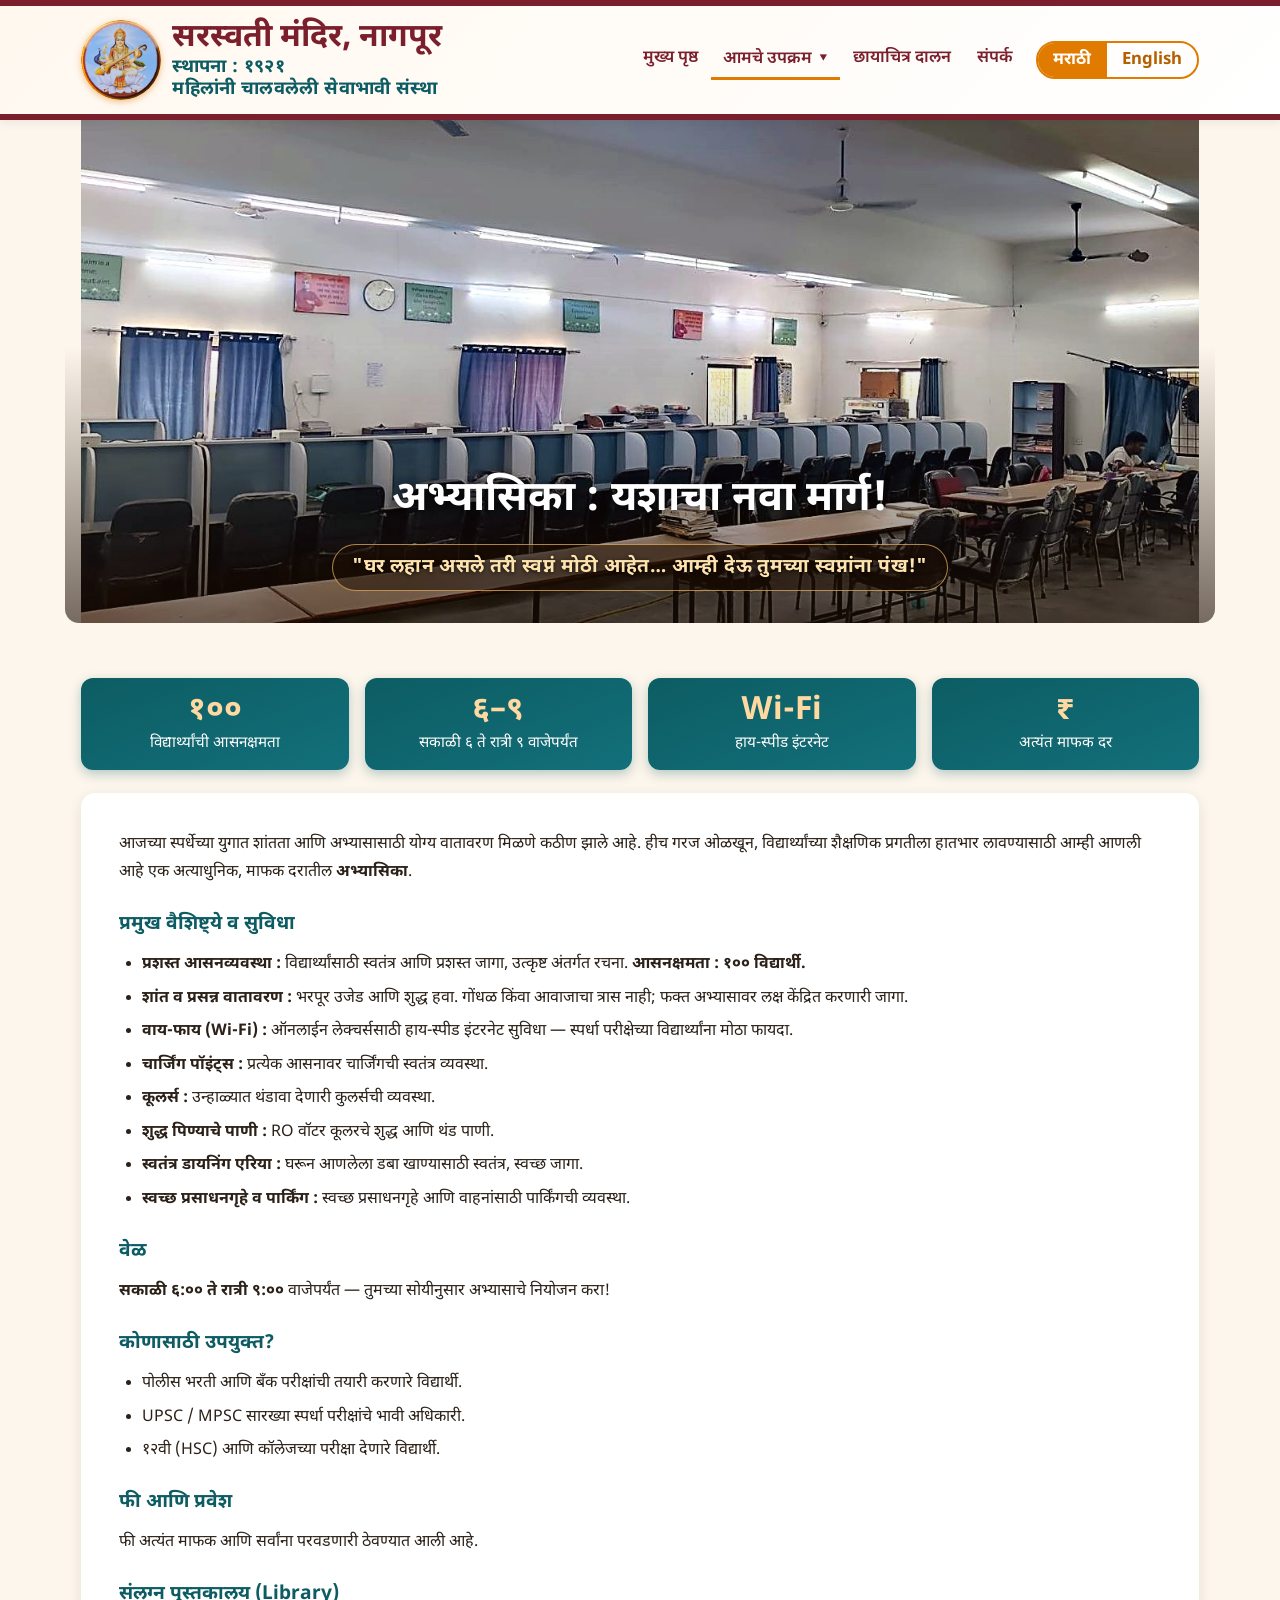
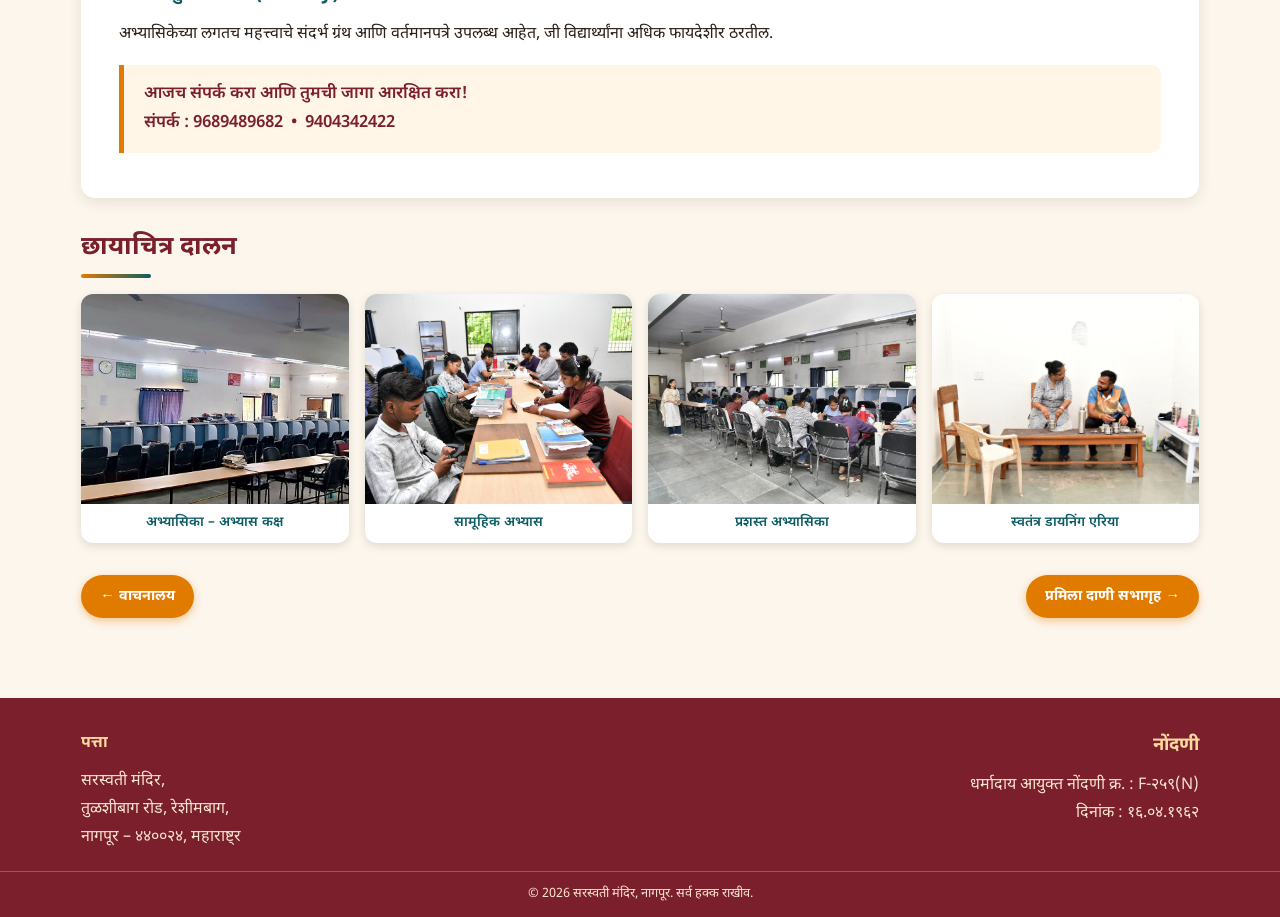
<file: reading-room.html>
<!DOCTYPE html>
<html lang="mr" data-lang="mr">
<head>
<meta charset="UTF-8">
<meta name="viewport" content="width=device-width, initial-scale=1.0">
<title>अभ्यासिका | सरस्वती मंदिर, नागपूर – Saraswati Mandir, Nagpur</title>
<meta name="description" content="Saraswati Mandir, Nagpur – a women-run charitable organisation serving society since 1921. सरस्वती मंदिर, नागपूर – १९२१ पासून महिलांनी चालवलेली सेवाभावी संस्था.">
<link rel="preconnect" href="https://fonts.googleapis.com">
<link href="https://fonts.googleapis.com/css2?family=Noto+Sans+Devanagari:wght@400;600;700&display=swap" rel="stylesheet">
<link rel="stylesheet" href="css/style.css">
</head>
<body>
<div class="topbar"><span class="mr">सरस्वती मंदिर, तुळशीबाग रोड, रेशीमबाग, नागपूर – ४४००२४</span><span class="en">Saraswati Mandir, Tulshibaug Road, Reshimbagh, Nagpur – 440024</span></div>
<header class="site">
  <div class="header-inner">
    <a class="brand" href="index.html">
      <img class="emblem" src="images/logo-saraswati.svg" alt="सरस्वती मंदिर logo — Saraswati Mandir logo">
      <h1><span class="mr">सरस्वती मंदिर, नागपूर</span><span class="en">Saraswati Mandir, Nagpur</span><small><span class="mr">स्थापना : २१ जानेवारी १९२१ • महिलांनी चालवलेली सेवाभावी संस्था</span><span class="en">Estd. 21 January 1921 • A charitable organisation run by women</span></small></h1>
    </a>
    <div class="lang-switch" role="group" aria-label="Language">
      <button type="button" data-lang="mr" onclick="setLang('mr')">मराठी</button>
      <button type="button" data-lang="en" onclick="setLang('en')">English</button>
    </div>
  </div>
</header>
<nav class="main"><ul><li><a href="index.html"><span class="mr">मुख्य पृष्ठ</span><span class="en">Home</span></a></li><li class="has-dropdown"><button type="button" class="navbtn current" aria-haspopup="true" aria-expanded="false" onclick="toggleDrop(this)"><span class="mr">आमचे उपक्रम</span><span class="en">Our Activities</span> <span class="chev">&#9662;</span></button><div class="dropdown"><a href="school.html"><span class="mr">कल्याण मूकबधिर विद्यालय व कनिष्ठ महाविद्यालय</span><span class="en">Kalyan Mook-Badhir Vidyalaya and Junior College</span></a><a href="library.html"><span class="mr">कै. सौ. विद्यावती जोगळेकर वाचनालय</span><span class="en">Late Vidyawati Joglekar Library</span></a><a href="reading-room.html" class="current"><span class="mr">अभ्यासिका</span><span class="en">Reading Room</span></a><a href="sabhagruh.html"><span class="mr">प्रमिला दाणी सभागृह</span><span class="en">Pramila Dani Hall</span></a><a href="hostel.html"><span class="mr">कर्मचारी महिला वसतिगृह</span><span class="en">Working Women's Hostel</span></a><a href="badminton.html"><span class="mr">लेफ्टनंट वैद्य बॅडमिंटन प्रशिक्षण केंद्र</span><span class="en">Lt. Vaidya Badminton Coaching Centre</span></a><a href="khandoba.html"><span class="mr">खंडोबा हनुमान बालवाडी</span><span class="en">Khandoba Hanuman Balwadi</span></a></div></li><li><a href="index.html#gallery"><span class="mr">छायाचित्र दालन</span><span class="en">Gallery</span></a></li><li><a href="#contact"><span class="mr">संपर्क</span><span class="en">Contact</span></a></li></ul></nav>
<div class="hero"><img src="images/reading-room-1.jpg" alt="Reading Room: A New Path to Success!"><div class="overlay"><div class="inner"><h2><span class="mr">अभ्यासिका : यशाचा नवा मार्ग!</span><span class="en">Reading Room: A New Path to Success!</span></h2><p class="tag"><span class="mr">"घर लहान असले तरी स्वप्नं मोठी आहेत… आम्ही देऊ तुमच्या स्वप्नांना पंख!"</span><span class="en">"Though our homes may be small, our dreams are boundless — let us give wings to your aspirations!"</span></p></div></div></div>
<div class="wrap">
<div class="facts">
  <div class="fact"><b>१००</b><span><span class="mr">विद्यार्थ्यांची आसनक्षमता</span><span class="en">Seating Capacity</span></span></div>
  <div class="fact"><b>६–९</b><span><span class="mr">सकाळी ६ ते रात्री ९ वाजेपर्यंत</span><span class="en">6:00 AM to 9:00 PM</span></span></div>
  <div class="fact"><b>Wi-Fi</b><span><span class="mr">हाय-स्पीड इंटरनेट</span><span class="en">High-speed Internet</span></span></div>
  <div class="fact"><b>&#8377;</b><span><span class="mr">अत्यंत माफक दर</span><span class="en">Highly Affordable Fees</span></span></div>
</div>
<article class="content">
<div class="mr">
<p>आजच्या स्पर्धेच्या युगात शांतता आणि अभ्यासासाठी योग्य वातावरण मिळणे कठीण झाले आहे. हीच गरज ओळखून, विद्यार्थ्यांच्या शैक्षणिक प्रगतीला हातभार लावण्यासाठी आम्ही आणली आहे एक अत्याधुनिक, माफक दरातील <strong>अभ्यासिका</strong>.</p>
<h3>प्रमुख वैशिष्ट्ये व सुविधा</h3>
<ul>
<li><strong>प्रशस्त आसनव्यवस्था :</strong> विद्यार्थ्यांसाठी स्वतंत्र आणि प्रशस्त जागा, उत्कृष्ट अंतर्गत रचना. <strong>आसनक्षमता : १०० विद्यार्थी.</strong></li>
<li><strong>शांत व प्रसन्न वातावरण :</strong> भरपूर उजेड आणि शुद्ध हवा. गोंधळ किंवा आवाजाचा त्रास नाही; फक्त अभ्यासावर लक्ष केंद्रित करणारी जागा.</li>
<li><strong>वाय-फाय (Wi-Fi) :</strong> ऑनलाईन लेक्चर्ससाठी हाय-स्पीड इंटरनेट सुविधा — स्पर्धा परीक्षेच्या विद्यार्थ्यांना मोठा फायदा.</li>
<li><strong>चार्जिंग पॉइंट्स :</strong> प्रत्येक आसनावर चार्जिंगची स्वतंत्र व्यवस्था.</li>
<li><strong>कूलर्स :</strong> उन्हाळ्यात थंडावा देणारी कुलर्सची व्यवस्था.</li>
<li><strong>शुद्ध पिण्याचे पाणी :</strong> RO वॉटर कूलरचे शुद्ध आणि थंड पाणी.</li>
<li><strong>स्वतंत्र डायनिंग एरिया :</strong> घरून आणलेला डबा खाण्यासाठी स्वतंत्र, स्वच्छ जागा.</li>
<li><strong>स्वच्छ प्रसाधनगृहे व पार्किंग :</strong> स्वच्छ प्रसाधनगृहे आणि वाहनांसाठी पार्किंगची व्यवस्था.</li>
</ul>
<h3>वेळ</h3>
<p><strong>सकाळी ६:०० ते रात्री ९:००</strong> वाजेपर्यंत — तुमच्या सोयीनुसार अभ्यासाचे नियोजन करा!</p>
<h3>कोणासाठी उपयुक्त?</h3>
<ul>
<li>पोलीस भरती आणि बँक परीक्षांची तयारी करणारे विद्यार्थी.</li>
<li>UPSC / MPSC सारख्या स्पर्धा परीक्षांचे भावी अधिकारी.</li>
<li>१२वी (HSC) आणि कॉलेजच्या परीक्षा देणारे विद्यार्थी.</li>
</ul>
<h3>फी आणि प्रवेश</h3>
<p>फी अत्यंत माफक आणि सर्वांना परवडणारी ठेवण्यात आली आहे.</p>
<h3>संलग्न पुस्तकालय (Library)</h3>
<p>अभ्यासिकेच्या लगतच महत्त्वाचे संदर्भ ग्रंथ आणि वर्तमानपत्रे उपलब्ध आहेत, जी विद्यार्थ्यांना अधिक फायदेशीर ठरतील.</p>
<div class="quote">आजच संपर्क करा आणि तुमची जागा आरक्षित करा!<br>संपर्क : 9689489682 &nbsp;•&nbsp; 9404342422</div>
</div>
<div class="en">
<p>In today's highly competitive era, finding a quiet, distraction-free environment for focused study has become a major challenge. Recognising this need, and to truly support students in their academic journey, we proudly introduce our state-of-the-art, premium yet highly affordable <strong>Reading Room</strong>.</p>
<h3>Key Features &amp; Modern Amenities</h3>
<ul>
<li><strong>Spacious seating:</strong> independent, comfortable desks with an excellent interior. <strong>Capacity: 100 students.</strong></li>
<li><strong>Serene &amp; inspiring ambiance:</strong> abundant natural light and proper ventilation — a noise-free zone tailored purely for concentration.</li>
<li><strong>High-speed Wi-Fi:</strong> complimentary high-speed internet to stream online lectures and e-learning — a major advantage for competitive-exam aspirants.</li>
<li><strong>Individual charging points:</strong> a dedicated power outlet at every desk so your digital learning is never interrupted.</li>
<li><strong>Air cooling:</strong> efficient air coolers keep the room refreshing even during peak summer.</li>
<li><strong>Purified drinking water:</strong> chilled, safe water from an RO water cooler.</li>
<li><strong>Dedicated dining area:</strong> a separate, tidy space for students who wish to eat home-cooked meals during breaks.</li>
<li><strong>Clean restrooms &amp; parking:</strong> regularly sanitised restrooms and a secure parking area for vehicles.</li>
</ul>
<h3>Timings</h3>
<p>Open daily from <strong>6:00 AM to 9:00 PM</strong> — plan your study schedule at your convenience!</p>
<h3>Ideal For</h3>
<ul>
<li>Candidates preparing for Police Recruitment and Banking exams.</li>
<li>Future officers preparing for UPSC / MPSC civil-service exams.</li>
<li>Students preparing for the 12th Board (HSC) and college examinations.</li>
</ul>
<h3>Fees &amp; Admission</h3>
<p>Fees are kept highly economical and affordable for everyone.</p>
<h3>Adjacent Reference Library</h3>
<p>Right next to the reading room is a well-stocked collection of essential reference books and daily newspapers to boost current affairs and general knowledge.</p>
<div class="quote">Reserve your desk today!<br>Contact: 9689489682 &nbsp;•&nbsp; 9404342422</div>
</div>
</article>
<h2 class="section-title"><span class="mr">छायाचित्र दालन</span><span class="en">Photo Gallery</span></h2><div class="gallery"><figure><img src="images/reading-room-1.jpg" alt="Reading Room – Study Hall" loading="lazy"><figcaption><span class="mr">अभ्यासिका – अभ्यास कक्ष</span><span class="en">Reading Room – Study Hall</span></figcaption></figure><figure><img src="images/reading-room-4.jpg" alt="Group Study" loading="lazy"><figcaption><span class="mr">सामूहिक अभ्यास</span><span class="en">Group Study</span></figcaption></figure><figure><img src="images/reading-room-5.jpg" alt="Spacious Reading Room" loading="lazy"><figcaption><span class="mr">प्रशस्त अभ्यासिका</span><span class="en">Spacious Reading Room</span></figcaption></figure><figure><img src="images/reading-room-dining.jpg" alt="Dedicated Dining Area" loading="lazy"><figcaption><span class="mr">स्वतंत्र डायनिंग एरिया</span><span class="en">Dedicated Dining Area</span></figcaption></figure></div>
<div class="pagenav"><a href="library.html">&larr; <span class="mr">वाचनालय</span><span class="en">Library</span></a><a href="sabhagruh.html"><span class="mr">प्रमिला दाणी सभागृह</span><span class="en">Pramila Dani Hall</span> &rarr;</a></div>
</div>
<footer class="site" id="contact">
  <div class="inner">
    <div>
      <h4><span class="mr">संपर्क</span><span class="en">Contact</span></h4>
      <p><span class="mr">सरस्वती मंदिर,<br>तुळशीबाग रोड, रेशीमबाग,<br>नागपूर – ४४००२४, महाराष्ट्र</span><span class="en">Saraswati Mandir,<br>Tulshibaug Road, Reshimbagh,<br>Nagpur – 440024, Maharashtra, India</span></p>
      <p style="font-size:.95rem"><span class="mr">सरस्वती मंदिर – <a href="mailto:Saraswatimandir1921@gmail.com">Saraswatimandir1921@gmail.com</a><br>कल्याण मूकबधिर विद्यालय – <a href="mailto:Kalyanmukbadhir1967@gmail.com">Kalyanmukbadhir1967@gmail.com</a><br>व्हॉट्सॲप (फक्त) : 8600822562 (कृणाल खोब्रागडे)</span><span class="en">Saraswati Mandir – <a href="mailto:Saraswatimandir1921@gmail.com">Saraswatimandir1921@gmail.com</a><br>Kalyan Mook-Badhir Vidyalaya – <a href="mailto:Kalyanmukbadhir1967@gmail.com">Kalyanmukbadhir1967@gmail.com</a><br>WhatsApp only: 8600822562 (Krunal Khobragade)</span></p>
    </div>
    <div>
      <h4><span class="mr">आमचे उपक्रम</span><span class="en">Our Activities</span></h4>
      <ul>
        <li><a href="school.html"><span class="mr">कल्याण मूकबधिर विद्यालय व कनिष्ठ महाविद्यालय</span><span class="en">Kalyan Mook-Badhir Vidyalaya and Junior College</span></a></li>
        <li><a href="library.html"><span class="mr">कै. सौ. विद्यावती जोगळेकर वाचनालय</span><span class="en">Late Vidyawati Joglekar Library</span></a></li>
        <li><a href="reading-room.html"><span class="mr">अभ्यासिका</span><span class="en">Reading Room</span></a></li>
        <li><a href="sabhagruh.html"><span class="mr">प्रमिला दाणी सभागृह</span><span class="en">Pramila Dani Sabhagruh (Hall)</span></a></li>
        <li><a href="hostel.html"><span class="mr">कर्मचारी महिला वसतिगृह</span><span class="en">Working Women's Hostel</span></a></li>
        <li><a href="badminton.html"><span class="mr">लेफ्टनंट वैद्य बॅडमिंटन प्रशिक्षण केंद्र</span><span class="en">Lt. Vaidya Badminton Coaching Centre</span></a></li>
        <li><a href="khandoba.html"><span class="mr">खंडोबा हनुमान देवस्थान बालवाडी</span><span class="en">Khandoba Hanuman Devasthan Balwadi</span></a></li>
      </ul>
    </div>
    <div>
      <h4><span class="mr">संस्थेबद्दल</span><span class="en">About Us</span></h4>
      <p style="font-size:.9rem"><span class="mr">"स्त्रियांनी चालवलेली, स्त्रिया व मुलांच्या सर्वांगीण विकासासाठी" कार्यरत असलेली शतकोत्तर वाटचाल करणारी संस्था.</span><span class="en">A century-old institution "run by women, for the all-round development of women and children."</span></p>
    </div>
  </div>
  <div class="copyright">&copy; <span id="yr"></span> <span class="mr">सरस्वती मंदिर, नागपूर. सर्व हक्क राखीव.</span><span class="en">Saraswati Mandir, Nagpur. All rights reserved.</span></div>
</footer>
<script src="js/main.js"></script>
<script>document.getElementById('yr').textContent = new Date().getFullYear();</script>
</body>
</html>
</file>
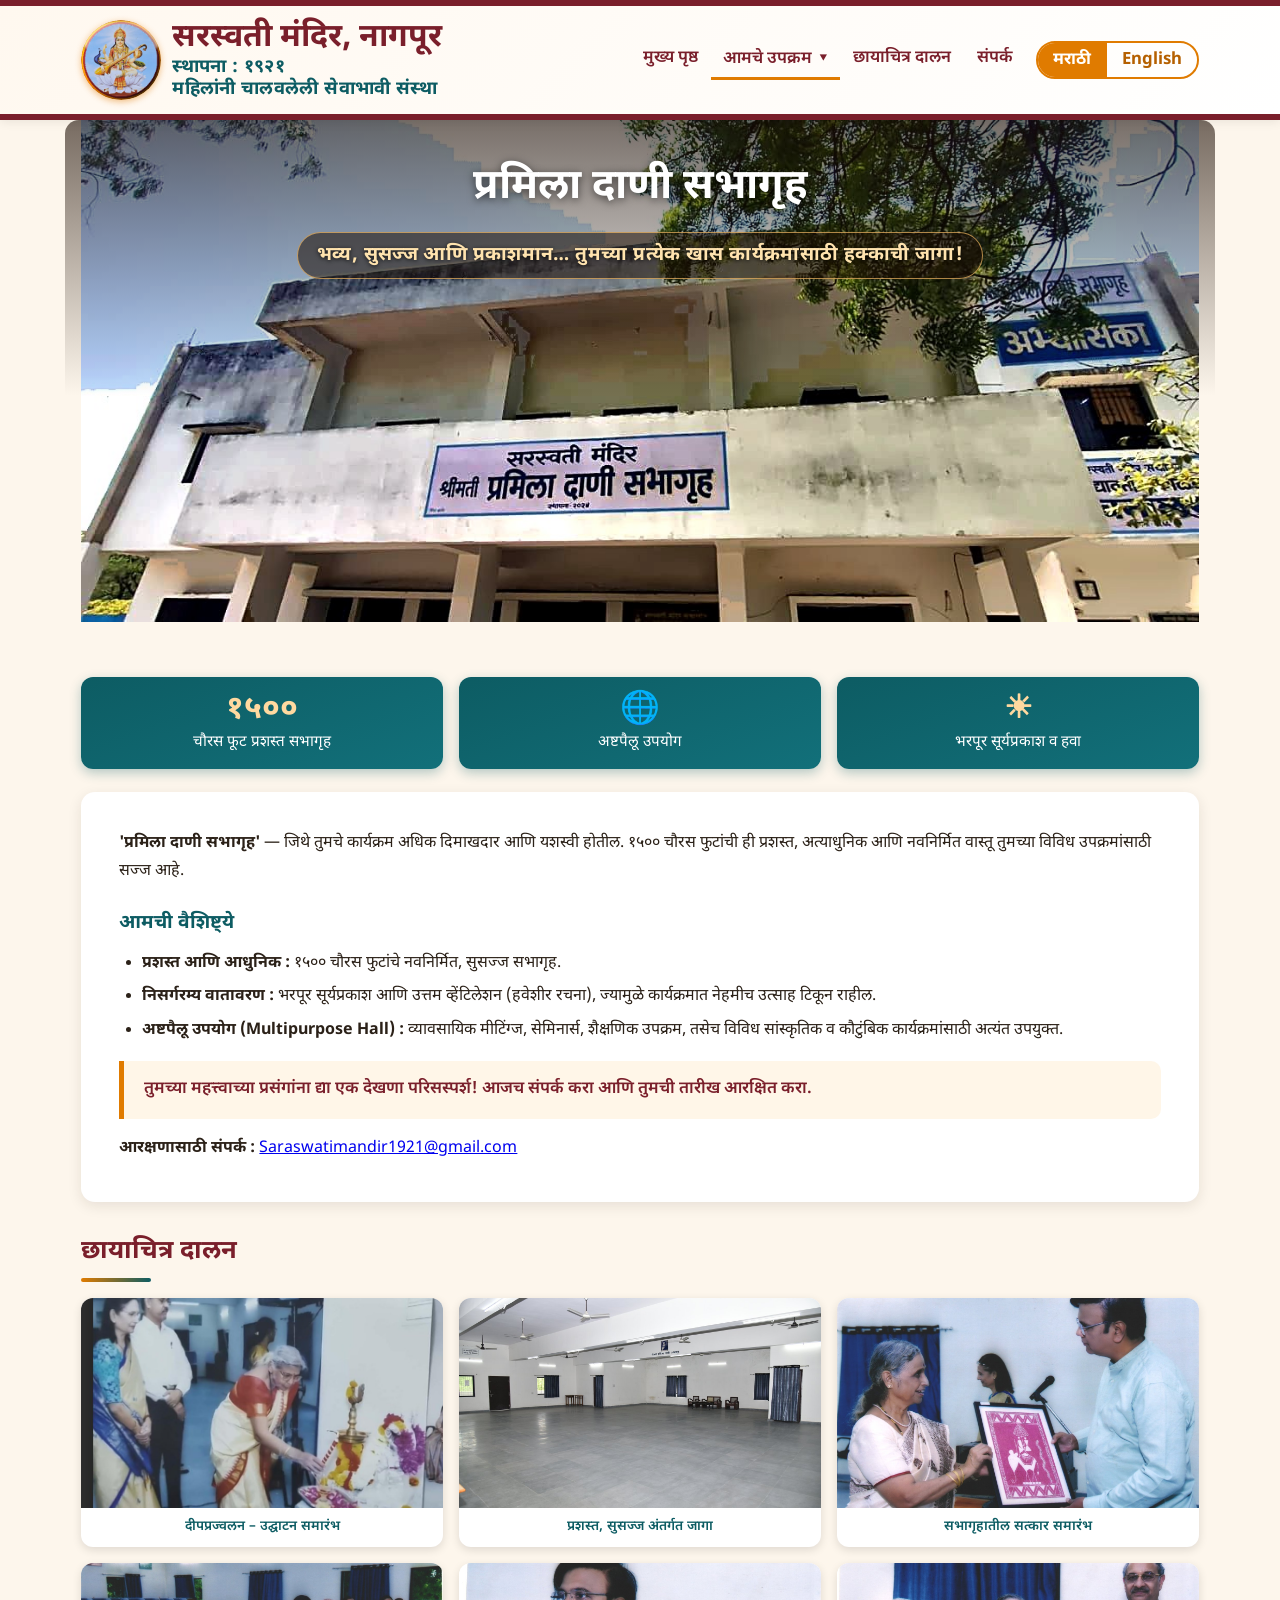
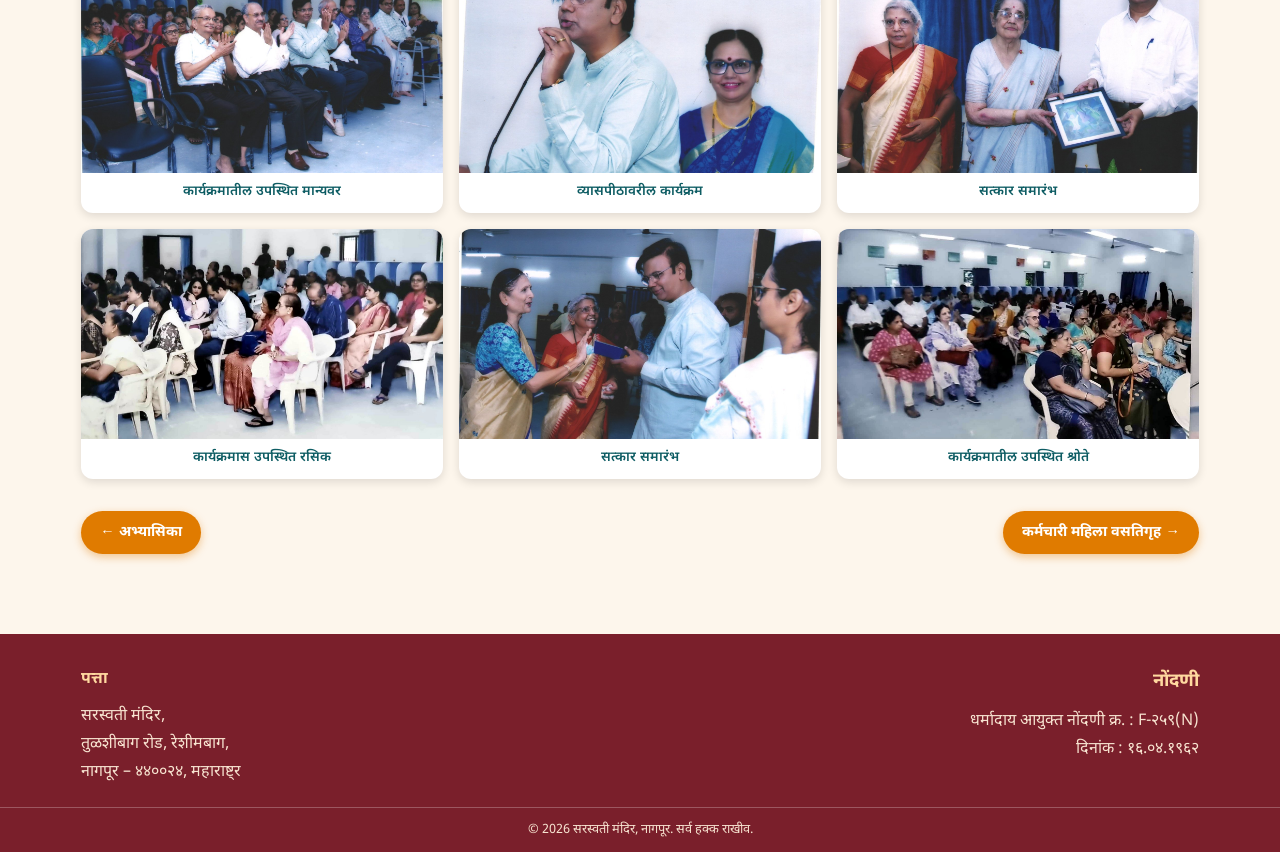
<file: sabhagruh.html>
<!DOCTYPE html>
<html lang="mr" data-lang="mr">
<head>
<meta charset="UTF-8">
<meta name="viewport" content="width=device-width, initial-scale=1.0">
<title>प्रमिला दाणी सभागृह | सरस्वती मंदिर, नागपूर – Saraswati Mandir, Nagpur</title>
<meta name="description" content="Saraswati Mandir, Nagpur – a women-run charitable organisation serving society since 1921. सरस्वती मंदिर, नागपूर – १९२१ पासून महिलांनी चालवलेली सेवाभावी संस्था.">
<link rel="preconnect" href="https://fonts.googleapis.com">
<link href="https://fonts.googleapis.com/css2?family=Noto+Sans+Devanagari:wght@400;600;700&display=swap" rel="stylesheet">
<link rel="stylesheet" href="css/style.css">
</head>
<body>
<div class="topbar"><span class="mr">सरस्वती मंदिर, तुळशीबाग रोड, रेशीमबाग, नागपूर – ४४००२४</span><span class="en">Saraswati Mandir, Tulshibaug Road, Reshimbagh, Nagpur – 440024</span></div>
<header class="site">
  <div class="header-inner">
    <a class="brand" href="index.html">
      <img class="emblem" src="images/logo-saraswati.svg" alt="सरस्वती मंदिर logo — Saraswati Mandir logo">
      <h1><span class="mr">सरस्वती मंदिर, नागपूर</span><span class="en">Saraswati Mandir, Nagpur</span><small><span class="mr">स्थापना : २१ जानेवारी १९२१ • महिलांनी चालवलेली सेवाभावी संस्था</span><span class="en">Estd. 21 January 1921 • A charitable organisation run by women</span></small></h1>
    </a>
    <div class="lang-switch" role="group" aria-label="Language">
      <button type="button" data-lang="mr" onclick="setLang('mr')">मराठी</button>
      <button type="button" data-lang="en" onclick="setLang('en')">English</button>
    </div>
  </div>
</header>
<nav class="main"><ul><li><a href="index.html"><span class="mr">मुख्य पृष्ठ</span><span class="en">Home</span></a></li><li class="has-dropdown"><button type="button" class="navbtn current" aria-haspopup="true" aria-expanded="false" onclick="toggleDrop(this)"><span class="mr">आमचे उपक्रम</span><span class="en">Our Activities</span> <span class="chev">&#9662;</span></button><div class="dropdown"><a href="school.html"><span class="mr">कल्याण मूकबधिर विद्यालय व कनिष्ठ महाविद्यालय</span><span class="en">Kalyan Mook-Badhir Vidyalaya and Junior College</span></a><a href="library.html"><span class="mr">कै. सौ. विद्यावती जोगळेकर वाचनालय</span><span class="en">Late Vidyawati Joglekar Library</span></a><a href="reading-room.html"><span class="mr">अभ्यासिका</span><span class="en">Reading Room</span></a><a href="sabhagruh.html" class="current"><span class="mr">प्रमिला दाणी सभागृह</span><span class="en">Pramila Dani Hall</span></a><a href="hostel.html"><span class="mr">कर्मचारी महिला वसतिगृह</span><span class="en">Working Women's Hostel</span></a><a href="badminton.html"><span class="mr">लेफ्टनंट वैद्य बॅडमिंटन प्रशिक्षण केंद्र</span><span class="en">Lt. Vaidya Badminton Coaching Centre</span></a><a href="khandoba.html"><span class="mr">खंडोबा हनुमान बालवाडी</span><span class="en">Khandoba Hanuman Balwadi</span></a></div></li><li><a href="index.html#gallery"><span class="mr">छायाचित्र दालन</span><span class="en">Gallery</span></a></li><li><a href="#contact"><span class="mr">संपर्क</span><span class="en">Contact</span></a></li></ul></nav>
<div class="hero"><img src="images/sm-hall-ext.jpg" alt="Pramila Dani Sabhagruh (Hall)"><div class="overlay top"><div class="inner"><h2><span class="mr">प्रमिला दाणी सभागृह</span><span class="en">Pramila Dani Sabhagruh</span></h2><p class="tag"><span class="mr">भव्य, सुसज्ज आणि प्रकाशमान… तुमच्या प्रत्येक खास कार्यक्रमासाठी हक्काची जागा!</span><span class="en">Grand, well-equipped and well-lit… the perfect venue for every special event!</span></p></div></div></div>
<div class="wrap">
<div class="facts">
  <div class="fact"><b>१५००</b><span><span class="mr">चौरस फूट प्रशस्त सभागृह</span><span class="en">Sq. ft. Spacious Hall</span></span></div>
  <div class="fact"><b>&#127760;</b><span><span class="mr">अष्टपैलू उपयोग</span><span class="en">Multipurpose Venue</span></span></div>
  <div class="fact"><b>&#9728;</b><span><span class="mr">भरपूर सूर्यप्रकाश व हवा</span><span class="en">Ample Light & Ventilation</span></span></div>
</div>
<article class="content">
<div class="mr">
<p><strong>'प्रमिला दाणी सभागृह'</strong> — जिथे तुमचे कार्यक्रम अधिक दिमाखदार आणि यशस्वी होतील. १५०० चौरस फुटांची ही प्रशस्त, अत्याधुनिक आणि नवनिर्मित वास्तू तुमच्या विविध उपक्रमांसाठी सज्ज आहे.</p>
<h3>आमची वैशिष्ट्ये</h3>
<ul>
<li><strong>प्रशस्त आणि आधुनिक :</strong> १५०० चौरस फुटांचे नवनिर्मित, सुसज्ज सभागृह.</li>
<li><strong>निसर्गरम्य वातावरण :</strong> भरपूर सूर्यप्रकाश आणि उत्तम व्हेंटिलेशन (हवेशीर रचना), ज्यामुळे कार्यक्रमात नेहमीच उत्साह टिकून राहील.</li>
<li><strong>अष्टपैलू उपयोग (Multipurpose Hall) :</strong> व्यावसायिक मीटिंग्ज, सेमिनार्स, शैक्षणिक उपक्रम, तसेच विविध सांस्कृतिक व कौटुंबिक कार्यक्रमांसाठी अत्यंत उपयुक्त.</li>
</ul>
<div class="quote">तुमच्या महत्त्वाच्या प्रसंगांना द्या एक देखणा परिसस्पर्श! आजच संपर्क करा आणि तुमची तारीख आरक्षित करा.</div>
<p><strong>आरक्षणासाठी संपर्क :</strong> <a href="mailto:Saraswatimandir1921@gmail.com">Saraswatimandir1921@gmail.com</a></p>
</div>
<div class="en">
<p>Welcome to <strong>'Pramila Dani Sabhagruh'</strong> — a premium space designed to elevate your events and gatherings. Spanning 1,500 sq. ft., this newly constructed, state-of-the-art multipurpose hall is ready to host your special occasions.</p>
<h3>Key Highlights</h3>
<ul>
<li><strong>Spacious &amp; Modern:</strong> a newly built, fully equipped 1,500 sq. ft. auditorium.</li>
<li><strong>Ample Natural Light &amp; Ventilation:</strong> beautifully designed to ensure maximum natural daylight and excellent airflow, keeping the ambiance fresh and energetic.</li>
<li><strong>Versatile Venue:</strong> perfect for corporate meetings, academic seminars and educational workshops, as well as cultural and social events.</li>
</ul>
<div class="quote">Make your next event grand and memorable! Contact us today to book your dates.</div>
<p><strong>To book, contact:</strong> <a href="mailto:Saraswatimandir1921@gmail.com">Saraswatimandir1921@gmail.com</a></p>
</div>
</article>
<h2 class="section-title"><span class="mr">छायाचित्र दालन</span><span class="en">Photo Gallery</span></h2><div class="gallery g3"><figure><img src="images/hall-lamp-lighting.jpg" alt="Lamp Lighting – Inauguration Ceremony" loading="lazy"><figcaption><span class="mr">दीपप्रज्वलन – उद्घाटन समारंभ</span><span class="en">Lamp Lighting – Inauguration Ceremony</span></figcaption></figure><figure><img src="images/hall-interior-new.jpg" alt="The Spacious Interior" loading="lazy"><figcaption><span class="mr">प्रशस्त, सुसज्ज अंतर्गत जागा</span><span class="en">The Spacious Interior</span></figcaption></figure><figure><img src="images/hall-felicitation-2.jpg" alt="A Felicitation at the Hall" loading="lazy"><figcaption><span class="mr">सभागृहातील सत्कार समारंभ</span><span class="en">A Felicitation at the Hall</span></figcaption></figure><figure><img src="images/hall-audience-5.jpg" alt="Guests at a Programme" loading="lazy"><figcaption><span class="mr">कार्यक्रमातील उपस्थित मान्यवर</span><span class="en">Guests at a Programme</span></figcaption></figure><figure><img src="images/hall-podium-1.jpg" alt="A Programme on Stage" loading="lazy"><figcaption><span class="mr">व्यासपीठावरील कार्यक्रम</span><span class="en">A Programme on Stage</span></figcaption></figure><figure><img src="images/hall-felicitation-3.jpg" alt="A Felicitation Ceremony" loading="lazy"><figcaption><span class="mr">सत्कार समारंभ</span><span class="en">A Felicitation Ceremony</span></figcaption></figure><figure><img src="images/hall-audience-2.jpg" alt="Audience at a Programme" loading="lazy"><figcaption><span class="mr">कार्यक्रमास उपस्थित रसिक</span><span class="en">Audience at a Programme</span></figcaption></figure><figure><img src="images/hall-felicitation-4.jpg" alt="A Felicitation Ceremony" loading="lazy"><figcaption><span class="mr">सत्कार समारंभ</span><span class="en">A Felicitation Ceremony</span></figcaption></figure><figure><img src="images/hall-audience-1.jpg" alt="A Programme in the Hall – The Audience" loading="lazy"><figcaption><span class="mr">कार्यक्रमातील उपस्थित श्रोते</span><span class="en">A Programme in the Hall – The Audience</span></figcaption></figure></div>
<div class="pagenav"><a href="reading-room.html">&larr; <span class="mr">अभ्यासिका</span><span class="en">Reading Room</span></a><a href="hostel.html"><span class="mr">कर्मचारी महिला वसतिगृह</span><span class="en">Working Women's Hostel</span> &rarr;</a></div>
</div>
<footer class="site" id="contact">
  <div class="inner">
    <div>
      <h4><span class="mr">संपर्क</span><span class="en">Contact</span></h4>
      <p><span class="mr">सरस्वती मंदिर,<br>तुळशीबाग रोड, रेशीमबाग,<br>नागपूर – ४४००२४, महाराष्ट्र</span><span class="en">Saraswati Mandir,<br>Tulshibaug Road, Reshimbagh,<br>Nagpur – 440024, Maharashtra, India</span></p>
      <p style="font-size:.95rem"><span class="mr">सरस्वती मंदिर – <a href="mailto:Saraswatimandir1921@gmail.com">Saraswatimandir1921@gmail.com</a><br>कल्याण मूकबधिर विद्यालय – <a href="mailto:Kalyanmukbadhir1967@gmail.com">Kalyanmukbadhir1967@gmail.com</a><br>व्हॉट्सॲप (फक्त) : 8600822562 (कृणाल खोब्रागडे)</span><span class="en">Saraswati Mandir – <a href="mailto:Saraswatimandir1921@gmail.com">Saraswatimandir1921@gmail.com</a><br>Kalyan Mook-Badhir Vidyalaya – <a href="mailto:Kalyanmukbadhir1967@gmail.com">Kalyanmukbadhir1967@gmail.com</a><br>WhatsApp only: 8600822562 (Krunal Khobragade)</span></p>
    </div>
    <div>
      <h4><span class="mr">आमचे उपक्रम</span><span class="en">Our Activities</span></h4>
      <ul>
        <li><a href="school.html"><span class="mr">कल्याण मूकबधिर विद्यालय व कनिष्ठ महाविद्यालय</span><span class="en">Kalyan Mook-Badhir Vidyalaya and Junior College</span></a></li>
        <li><a href="library.html"><span class="mr">कै. सौ. विद्यावती जोगळेकर वाचनालय</span><span class="en">Late Vidyawati Joglekar Library</span></a></li>
        <li><a href="reading-room.html"><span class="mr">अभ्यासिका</span><span class="en">Reading Room</span></a></li>
        <li><a href="sabhagruh.html"><span class="mr">प्रमिला दाणी सभागृह</span><span class="en">Pramila Dani Sabhagruh (Hall)</span></a></li>
        <li><a href="hostel.html"><span class="mr">कर्मचारी महिला वसतिगृह</span><span class="en">Working Women's Hostel</span></a></li>
        <li><a href="badminton.html"><span class="mr">लेफ्टनंट वैद्य बॅडमिंटन प्रशिक्षण केंद्र</span><span class="en">Lt. Vaidya Badminton Coaching Centre</span></a></li>
        <li><a href="khandoba.html"><span class="mr">खंडोबा हनुमान देवस्थान बालवाडी</span><span class="en">Khandoba Hanuman Devasthan Balwadi</span></a></li>
      </ul>
    </div>
    <div>
      <h4><span class="mr">संस्थेबद्दल</span><span class="en">About Us</span></h4>
      <p style="font-size:.9rem"><span class="mr">"स्त्रियांनी चालवलेली, स्त्रिया व मुलांच्या सर्वांगीण विकासासाठी" कार्यरत असलेली शतकोत्तर वाटचाल करणारी संस्था.</span><span class="en">A century-old institution "run by women, for the all-round development of women and children."</span></p>
    </div>
  </div>
  <div class="copyright">&copy; <span id="yr"></span> <span class="mr">सरस्वती मंदिर, नागपूर. सर्व हक्क राखीव.</span><span class="en">Saraswati Mandir, Nagpur. All rights reserved.</span></div>
</footer>
<script src="js/main.js"></script>
<script>document.getElementById('yr').textContent = new Date().getFullYear();</script>
</body>
</html>
</file>
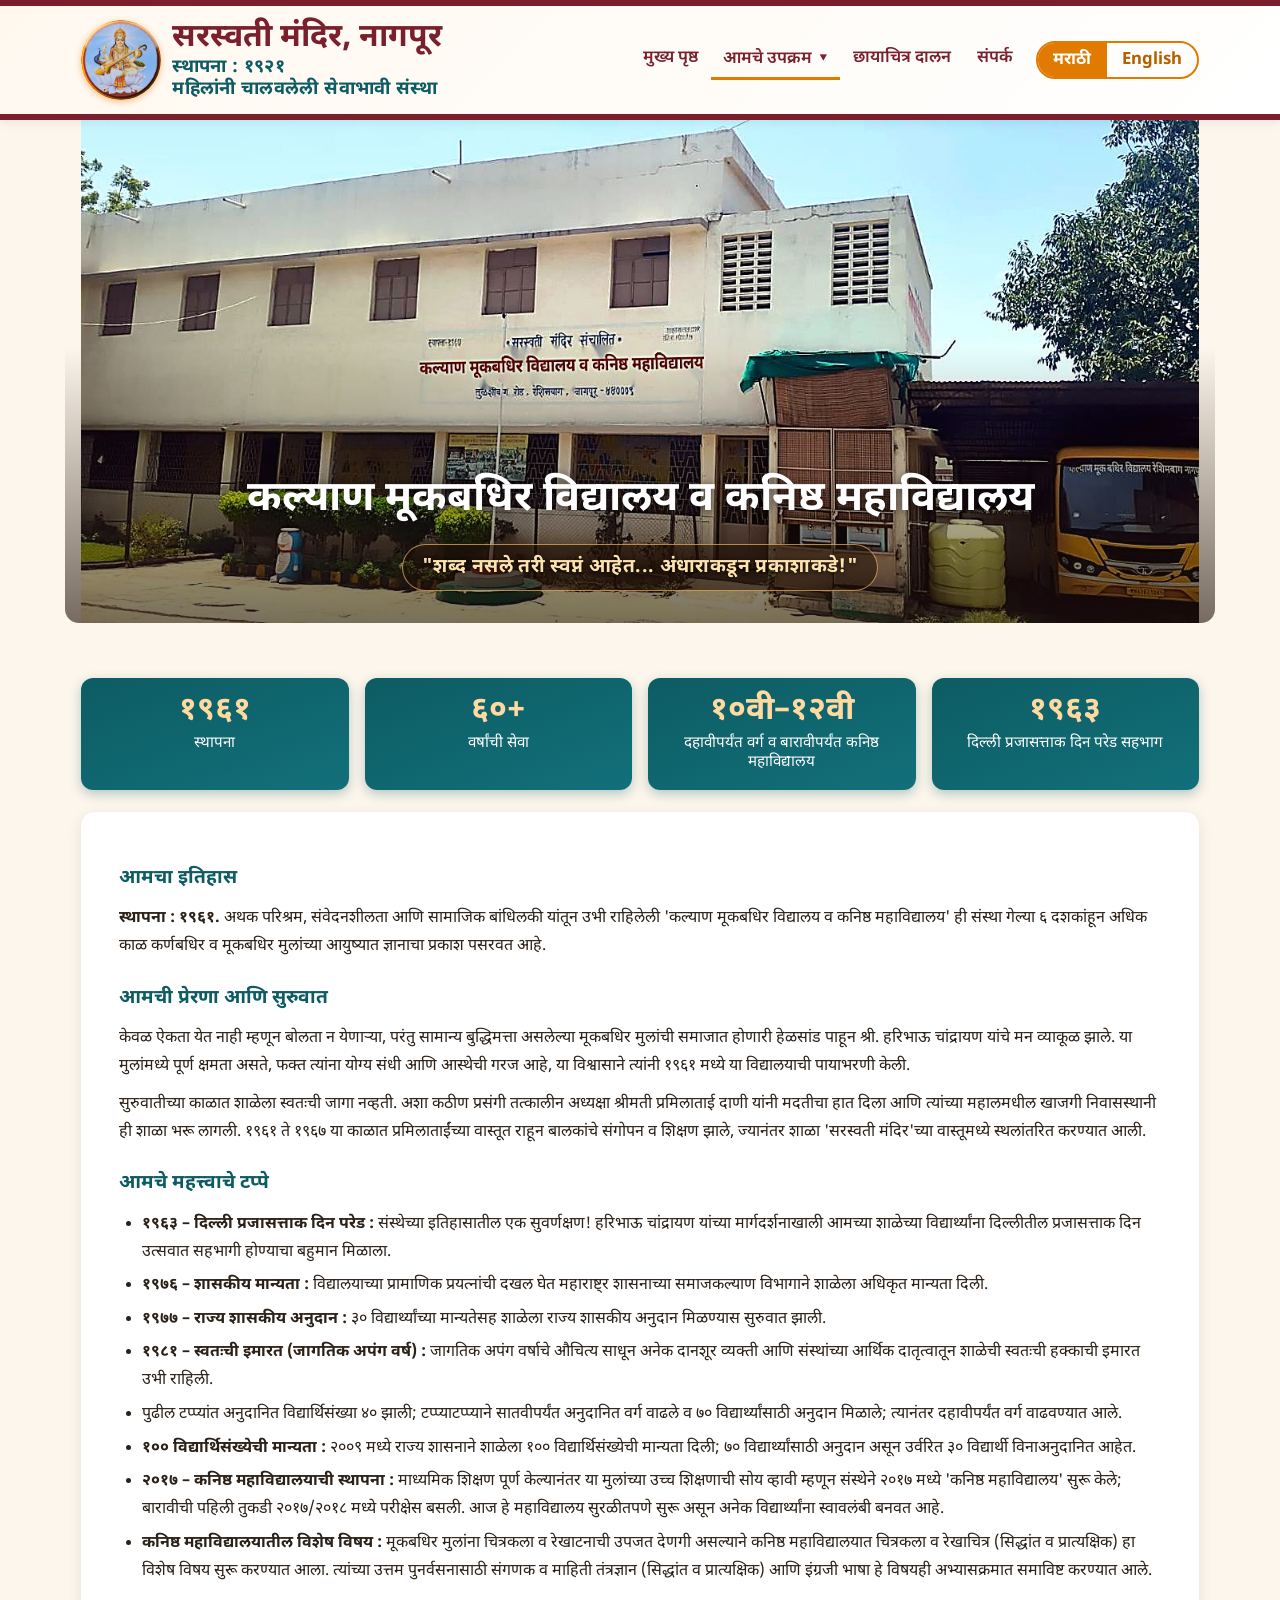
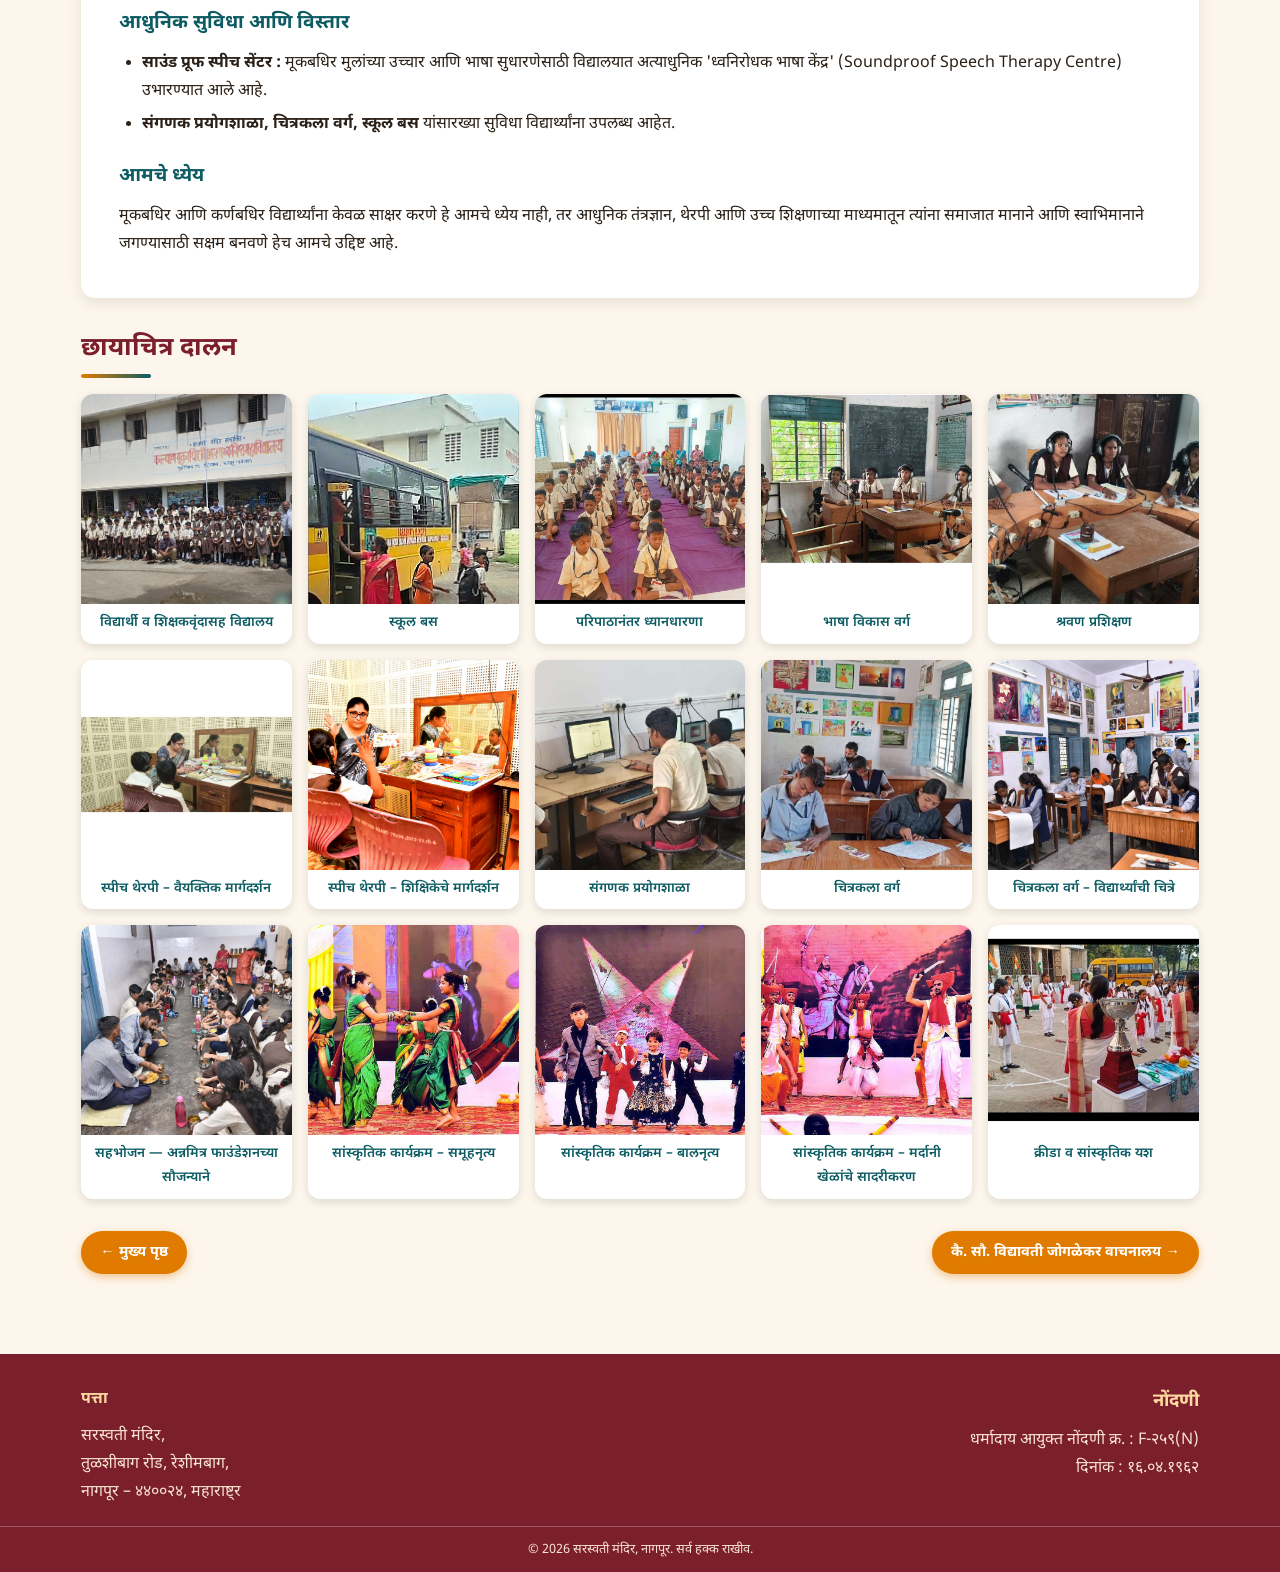
<file: school.html>
<!DOCTYPE html>
<html lang="mr" data-lang="mr">
<head>
<meta charset="UTF-8">
<meta name="viewport" content="width=device-width, initial-scale=1.0">
<title>कल्याण मूकबधिर विद्यालय व कनिष्ठ महाविद्यालय | सरस्वती मंदिर, नागपूर – Saraswati Mandir, Nagpur</title>
<meta name="description" content="Saraswati Mandir, Nagpur – a women-run charitable organisation serving society since 1921. सरस्वती मंदिर, नागपूर – १९२१ पासून महिलांनी चालवलेली सेवाभावी संस्था.">
<link rel="preconnect" href="https://fonts.googleapis.com">
<link href="https://fonts.googleapis.com/css2?family=Noto+Sans+Devanagari:wght@400;600;700&display=swap" rel="stylesheet">
<link rel="stylesheet" href="css/style.css">
</head>
<body>
<div class="topbar"><span class="mr">सरस्वती मंदिर, तुळशीबाग रोड, रेशीमबाग, नागपूर – ४४००२४</span><span class="en">Saraswati Mandir, Tulshibaug Road, Reshimbagh, Nagpur – 440024</span></div>
<header class="site">
  <div class="header-inner">
    <a class="brand" href="index.html">
      <img class="emblem" src="images/logo-saraswati.svg" alt="सरस्वती मंदिर logo — Saraswati Mandir logo">
      <h1><span class="mr">सरस्वती मंदिर, नागपूर</span><span class="en">Saraswati Mandir, Nagpur</span><small><span class="mr">स्थापना : २१ जानेवारी १९२१ • महिलांनी चालवलेली सेवाभावी संस्था</span><span class="en">Estd. 21 January 1921 • A charitable organisation run by women</span></small></h1>
    </a>
    <div class="lang-switch" role="group" aria-label="Language">
      <button type="button" data-lang="mr" onclick="setLang('mr')">मराठी</button>
      <button type="button" data-lang="en" onclick="setLang('en')">English</button>
    </div>
  </div>
</header>
<nav class="main"><ul><li><a href="index.html"><span class="mr">मुख्य पृष्ठ</span><span class="en">Home</span></a></li><li class="has-dropdown"><button type="button" class="navbtn current" aria-haspopup="true" aria-expanded="false" onclick="toggleDrop(this)"><span class="mr">आमचे उपक्रम</span><span class="en">Our Activities</span> <span class="chev">&#9662;</span></button><div class="dropdown"><a href="school.html" class="current"><span class="mr">कल्याण मूकबधिर विद्यालय व कनिष्ठ महाविद्यालय</span><span class="en">Kalyan Mook-Badhir Vidyalaya and Junior College</span></a><a href="library.html"><span class="mr">कै. सौ. विद्यावती जोगळेकर वाचनालय</span><span class="en">Late Vidyawati Joglekar Library</span></a><a href="reading-room.html"><span class="mr">अभ्यासिका</span><span class="en">Reading Room</span></a><a href="sabhagruh.html"><span class="mr">प्रमिला दाणी सभागृह</span><span class="en">Pramila Dani Hall</span></a><a href="hostel.html"><span class="mr">कर्मचारी महिला वसतिगृह</span><span class="en">Working Women's Hostel</span></a><a href="badminton.html"><span class="mr">लेफ्टनंट वैद्य बॅडमिंटन प्रशिक्षण केंद्र</span><span class="en">Lt. Vaidya Badminton Coaching Centre</span></a><a href="khandoba.html"><span class="mr">खंडोबा हनुमान बालवाडी</span><span class="en">Khandoba Hanuman Balwadi</span></a></div></li><li><a href="index.html#gallery"><span class="mr">छायाचित्र दालन</span><span class="en">Gallery</span></a></li><li><a href="#contact"><span class="mr">संपर्क</span><span class="en">Contact</span></a></li></ul></nav>
<div class="hero"><img src="images/school-building.jpg" alt="Kalyan Mook-Badhir Vidyalaya and Junior College"><div class="overlay"><div class="inner"><h2><span class="mr">कल्याण मूकबधिर विद्यालय व कनिष्ठ महाविद्यालय</span><span class="en">Kalyan Mook-Badhir Vidyalaya and Junior College</span></h2><p class="tag"><span class="mr">"शब्द नसले तरी स्वप्नं आहेत... अंधाराकडून प्रकाशाकडे!"</span><span class="en">"Words may be absent, but dreams are not... from darkness towards light!"</span></p></div></div></div>
<div class="wrap">
<div class="facts">
  <div class="fact"><b>१९६१</b><span><span class="mr">स्थापना</span><span class="en">Established</span></span></div>
  <div class="fact"><b>६०+</b><span><span class="mr">वर्षांची सेवा</span><span class="en">Years of Service</span></span></div>
  <div class="fact"><b>१०वी–१२वी</b><span><span class="mr">दहावीपर्यंत वर्ग व बारावीपर्यंत कनिष्ठ महाविद्यालय</span><span class="en">Classes up to SSC and HSC Junior College</span></span></div>
  <div class="fact"><b>१९६३</b><span><span class="mr">दिल्ली प्रजासत्ताक दिन परेड सहभाग</span><span class="en">Republic Day Parade, Delhi</span></span></div>
</div>
<article class="content">
<div class="mr">
<h3>आमचा इतिहास</h3>
<p><strong>स्थापना : १९६१.</strong> अथक परिश्रम, संवेदनशीलता आणि सामाजिक बांधिलकी यांतून उभी राहिलेली 'कल्याण मूकबधिर विद्यालय व कनिष्ठ महाविद्यालय' ही संस्था गेल्या ६ दशकांहून अधिक काळ कर्णबधिर व मूकबधिर मुलांच्या आयुष्यात ज्ञानाचा प्रकाश पसरवत आहे.</p>
<h3>आमची प्रेरणा आणि सुरुवात</h3>
<p>केवळ ऐकता येत नाही म्हणून बोलता न येणाऱ्या, परंतु सामान्य बुद्धिमत्ता असलेल्या मूकबधिर मुलांची समाजात होणारी हेळसांड पाहून श्री. हरिभाऊ चांद्रायण यांचे मन व्याकूळ झाले. या मुलांमध्ये पूर्ण क्षमता असते, फक्त त्यांना योग्य संधी आणि आस्थेची गरज आहे, या विश्वासाने त्यांनी १९६१ मध्ये या विद्यालयाची पायाभरणी केली.</p>
<p>सुरुवातीच्या काळात शाळेला स्वतःची जागा नव्हती. अशा कठीण प्रसंगी तत्कालीन अध्यक्षा श्रीमती प्रमिलाताई दाणी यांनी मदतीचा हात दिला आणि त्यांच्या महालमधील खाजगी निवासस्थानी ही शाळा भरू लागली. १९६१ ते १९६७ या काळात प्रमिलाताईंच्या वास्तूत राहून बालकांचे संगोपन व शिक्षण झाले, ज्यानंतर शाळा 'सरस्वती मंदिर'च्या वास्तूमध्ये स्थलांतरित करण्यात आली.</p>
<h3>आमचे महत्त्वाचे टप्पे</h3>
<ul>
<li><strong>१९६३ – दिल्ली प्रजासत्ताक दिन परेड :</strong> संस्थेच्या इतिहासातील एक सुवर्णक्षण! हरिभाऊ चांद्रायण यांच्या मार्गदर्शनाखाली आमच्या शाळेच्या विद्यार्थ्यांना दिल्लीतील प्रजासत्ताक दिन उत्सवात सहभागी होण्याचा बहुमान मिळाला.</li>
<li><strong>१९७६ – शासकीय मान्यता :</strong> विद्यालयाच्या प्रामाणिक प्रयत्नांची दखल घेत महाराष्ट्र शासनाच्या समाजकल्याण विभागाने शाळेला अधिकृत मान्यता दिली.</li>
<li><strong>१९७७ – राज्य शासकीय अनुदान :</strong> ३० विद्यार्थ्यांच्या मान्यतेसह शाळेला राज्य शासकीय अनुदान मिळण्यास सुरुवात झाली.</li>
<li><strong>१९८१ – स्वतःची इमारत (जागतिक अपंग वर्ष) :</strong> जागतिक अपंग वर्षाचे औचित्य साधून अनेक दानशूर व्यक्ती आणि संस्थांच्या आर्थिक दातृत्वातून शाळेची स्वतःची हक्काची इमारत उभी राहिली.</li>
<li>पुढील टप्प्यांत अनुदानित विद्यार्थिसंख्या ४० झाली; टप्प्याटप्प्याने सातवीपर्यंत अनुदानित वर्ग वाढले व ७० विद्यार्थ्यांसाठी अनुदान मिळाले; त्यानंतर दहावीपर्यंत वर्ग वाढवण्यात आले.</li>
<li><strong>१०० विद्यार्थिसंख्येची मान्यता :</strong> २००९ मध्ये राज्य शासनाने शाळेला १०० विद्यार्थिसंख्येची मान्यता दिली; ७० विद्यार्थ्यांसाठी अनुदान असून उर्वरित ३० विद्यार्थी विनाअनुदानित आहेत.</li>
<li><strong>२०१७ – कनिष्ठ महाविद्यालयाची स्थापना :</strong> माध्यमिक शिक्षण पूर्ण केल्यानंतर या मुलांच्या उच्च शिक्षणाची सोय व्हावी म्हणून संस्थेने २०१७ मध्ये 'कनिष्ठ महाविद्यालय' सुरू केले; बारावीची पहिली तुकडी २०१७/२०१८ मध्ये परीक्षेस बसली. आज हे महाविद्यालय सुरळीतपणे सुरू असून अनेक विद्यार्थ्यांना स्वावलंबी बनवत आहे.</li><li><strong>कनिष्ठ महाविद्यालयातील विशेष विषय :</strong> मूकबधिर मुलांना चित्रकला व रेखाटनाची उपजत देणगी असल्याने कनिष्ठ महाविद्यालयात चित्रकला व रेखाचित्र (सिद्धांत व प्रात्यक्षिक) हा विशेष विषय सुरू करण्यात आला. त्यांच्या उत्तम पुनर्वसनासाठी संगणक व माहिती तंत्रज्ञान (सिद्धांत व प्रात्यक्षिक) आणि इंग्रजी भाषा हे विषयही अभ्यासक्रमात समाविष्ट करण्यात आले.</li>
</ul>
<h3>आधुनिक सुविधा आणि विस्तार</h3>
<ul>
<li><strong>साउंड प्रूफ स्पीच सेंटर :</strong> मूकबधिर मुलांच्या उच्चार आणि भाषा सुधारणेसाठी विद्यालयात अत्याधुनिक 'ध्वनिरोधक भाषा केंद्र' (Soundproof Speech Therapy Centre) उभारण्यात आले आहे.</li>
<li><strong>संगणक प्रयोगशाळा, चित्रकला वर्ग, स्कूल बस</strong> यांसारख्या सुविधा विद्यार्थ्यांना उपलब्ध आहेत.</li>
</ul>
<h3>आमचे ध्येय</h3>
<p>मूकबधिर आणि कर्णबधिर विद्यार्थ्यांना केवळ साक्षर करणे हे आमचे ध्येय नाही, तर आधुनिक तंत्रज्ञान, थेरपी आणि उच्च शिक्षणाच्या माध्यमातून त्यांना समाजात मानाने आणि स्वाभिमानाने जगण्यासाठी सक्षम बनवणे हेच आमचे उद्दिष्ट आहे.</p>
</div>
<div class="en">
<h3>Our Legacy</h3>
<p><strong>Established: 1961.</strong> Built through tireless effort, sensitivity and social commitment, the 'Kalyan Mook-Badhir Vidyalaya and Junior College' has been spreading the light of knowledge in the lives of deaf and mute children for more than six decades.</p>
<h3>The Genesis</h3>
<p>Deeply moved by the neglect of deaf-mute children, who were of normal intelligence and could not speak only because they could not hear, Shri Haribhau Chandrayan laid the foundation of this school in 1961, in the firm belief that these children have full potential and need only the right opportunity and care.</p>
<p>In the early days the school had no premises of its own. In that difficult time, the then President Smt. Pramilatai Dani extended a helping hand, and the school began meeting at her private residence in Mahal. From 1961 to 1967 the children were nurtured and taught at Pramilatai's home, after which the school moved into the Saraswati Mandir building.</p>
<h3>Milestones</h3>
<ul>
<li><strong>1963 – Republic Day Parade, Delhi:</strong> A golden moment in our history! Under the guidance of Haribhau Chandrayan, our students had the honour of participating in the Republic Day celebrations in Delhi.</li>
<li><strong>1976 – Government Recognition:</strong> Taking note of the school's sincere efforts, the Social Welfare Department of the Government of Maharashtra granted it official recognition.</li>
<li><strong>1977 – State Government Grant:</strong> The school began receiving a state government grant, with sanctioned strength of 30 students.</li>
<li><strong>1981 – Own Building (International Year of Disabled Persons):</strong> Through the generosity of many donors and institutions, the school got its own building.</li>
<li>In subsequent years the aided student strength rose to 40; aided classes were extended step by step up to Std. VII with a grant for 70 students; classes were then extended up to Std. X.</li>
<li><strong>Recognised for 100 students:</strong> In 2009 the school was recognised by the State Government for a strength of 100 students, with grant for 70 (the remaining 30 being non-aided).</li>
<li><strong>2017 – Junior College established:</strong> So that students completing secondary school could continue their higher education, the institution started a Junior College in 2017; its first batch appeared for the Std. XII (HSC) examination in 2017/2018. Today the college runs smoothly and is making many students self-reliant.</li><li><strong>Special subjects in the Junior College:</strong> As deaf and mute children are naturally gifted in painting and drawing, Painting and Drawing (theory and practical) was added as a special subject in the Junior College. For their better rehabilitation, Computers and Information Technology (theory and practical) and the English language were also added.</li>
</ul>
<h3>Infrastructure & Growth</h3>
<ul>
<li><strong>Soundproof Speech Therapy Centre:</strong> A state-of-the-art soundproof speech and language centre has been set up to improve the pronunciation and language of deaf-mute students.</li>
<li>Facilities such as a <strong>computer laboratory, drawing classes and a school bus</strong> are available to students.</li>
</ul>
<h3>Our Mission</h3>
<p>Our goal is not merely to make deaf and mute students literate, but to empower them — through modern technology, therapy and higher education — to live in society with dignity and self-respect.</p>
</div>
</article>
<h2 class="section-title"><span class="mr">छायाचित्र दालन</span><span class="en">Photo Gallery</span></h2><div class="gallery g5"><figure><img src="images/school-students-staff.jpg" alt="Students and Staff with the School Building" loading="lazy"><figcaption><span class="mr">विद्यार्थी व शिक्षकवृंदासह विद्यालय</span><span class="en">Students and Staff with the School Building</span></figcaption></figure><figure><img src="images/school-bus.jpg" style="object-position:top" alt="School Bus" loading="lazy"><figcaption><span class="mr">स्कूल बस</span><span class="en">School Bus</span></figcaption></figure><figure><img src="images/school-assembly.jpg" alt="Meditation after Morning Assembly" loading="lazy"><figcaption><span class="mr">परिपाठानंतर ध्यानधारणा</span><span class="en">Meditation after Morning Assembly</span></figcaption></figure><figure><img src="images/school-speech-class.jpg" alt="Speech & Language Class" loading="lazy"><figcaption><span class="mr">भाषा विकास वर्ग</span><span class="en">Speech & Language Class</span></figcaption></figure><figure><img src="images/school-audio-training.jpg" alt="Auditory Training" loading="lazy"><figcaption><span class="mr">श्रवण प्रशिक्षण</span><span class="en">Auditory Training</span></figcaption></figure><figure><img src="images/school-speech-therapy1.jpg" alt="Speech Therapy – Individual Session" loading="lazy"><figcaption><span class="mr">स्पीच थेरपी – वैयक्तिक मार्गदर्शन</span><span class="en">Speech Therapy – Individual Session</span></figcaption></figure><figure><img src="images/school-speech-therapy3.jpg" alt="Speech Therapy Teacher Guiding a Student" loading="lazy"><figcaption><span class="mr">स्पीच थेरपी – शिक्षिकेचे मार्गदर्शन</span><span class="en">Speech Therapy – Teacher Guiding a Student</span></figcaption></figure><figure><img src="images/school-computer-lab.jpg" alt="Computer Laboratory" loading="lazy"><figcaption><span class="mr">संगणक प्रयोगशाळा</span><span class="en">Computer Laboratory</span></figcaption></figure><figure><img src="images/school-drawing.jpg" alt="Drawing Class" loading="lazy"><figcaption><span class="mr">चित्रकला वर्ग</span><span class="en">Drawing Class</span></figcaption></figure><figure><img src="images/school-art-class.jpg" alt="Art Class Students Paintings on Display" loading="lazy"><figcaption><span class="mr">चित्रकला वर्ग – विद्यार्थ्यांची चित्रे</span><span class="en">Art Class – Students' Paintings on Display</span></figcaption></figure><figure><img src="images/school-midday-meal.jpg" alt="Communal Lunch" loading="lazy"><figcaption><span class="mr">सहभोजन — अन्नमित्र फाउंडेशनच्या सौजन्याने</span><span class="en">Communal Lunch — sponsored by Annamitra Foundation</span></figcaption></figure><figure><img src="images/school-cultural-1.jpg" alt="Cultural Programme – Group Dance" loading="lazy"><figcaption><span class="mr">सांस्कृतिक कार्यक्रम – समूहनृत्य</span><span class="en">Cultural Programme – Group Dance</span></figcaption></figure><figure><img src="images/school-cultural-2.jpg" alt="Cultural Programme – Children's Dance" loading="lazy"><figcaption><span class="mr">सांस्कृतिक कार्यक्रम – बालनृत्य</span><span class="en">Cultural Programme – Children's Dance</span></figcaption></figure><figure><img src="images/school-cultural-3.jpg" alt="Cultural Programme – Mardani Khel Performance" loading="lazy"><figcaption><span class="mr">सांस्कृतिक कार्यक्रम – मर्दानी खेळांचे सादरीकरण</span><span class="en">Cultural Programme – Mardani Khel Performance</span></figcaption></figure><figure><img src="images/school-trophy.jpg" alt="Sports & Cultural Achievements" loading="lazy"><figcaption><span class="mr">क्रीडा व सांस्कृतिक यश</span><span class="en">Sports & Cultural Achievements</span></figcaption></figure></div>
<div class="pagenav"><a href="index.html">&larr; <span class="mr">मुख्य पृष्ठ</span><span class="en">Home</span></a><a href="library.html"><span class="mr">कै. सौ. विद्यावती जोगळेकर वाचनालय</span><span class="en">Late Vidyawati Joglekar Library</span> &rarr;</a></div>
</div>
<footer class="site" id="contact">
  <div class="inner">
    <div>
      <h4><span class="mr">संपर्क</span><span class="en">Contact</span></h4>
      <p><span class="mr">सरस्वती मंदिर,<br>तुळशीबाग रोड, रेशीमबाग,<br>नागपूर – ४४००२४, महाराष्ट्र</span><span class="en">Saraswati Mandir,<br>Tulshibaug Road, Reshimbagh,<br>Nagpur – 440024, Maharashtra, India</span></p>
      <p style="font-size:.95rem"><span class="mr">कल्याण मूकबधिर विद्यालय – <a href="mailto:Kalyanmukbadhir1967@gmail.com">Kalyanmukbadhir1967@gmail.com</a><br>व्हॉट्सॲप (फक्त) : 8600822562 (कृणाल खोब्रागडे)</span><span class="en">Kalyan Mook-Badhir Vidyalaya – <a href="mailto:Kalyanmukbadhir1967@gmail.com">Kalyanmukbadhir1967@gmail.com</a><br>WhatsApp only: 8600822562 (Krunal Khobragade)</span></p>
    </div>
    <div>
      <h4><span class="mr">आमचे उपक्रम</span><span class="en">Our Activities</span></h4>
      <ul>
        <li><a href="school.html"><span class="mr">कल्याण मूकबधिर विद्यालय व कनिष्ठ महाविद्यालय</span><span class="en">Kalyan Mook-Badhir Vidyalaya and Junior College</span></a></li>
        <li><a href="library.html"><span class="mr">कै. सौ. विद्यावती जोगळेकर वाचनालय</span><span class="en">Late Vidyawati Joglekar Library</span></a></li>
        <li><a href="reading-room.html"><span class="mr">अभ्यासिका</span><span class="en">Reading Room</span></a></li>
        <li><a href="sabhagruh.html"><span class="mr">प्रमिला दाणी सभागृह</span><span class="en">Pramila Dani Sabhagruh (Hall)</span></a></li>
        <li><a href="hostel.html"><span class="mr">कर्मचारी महिला वसतिगृह</span><span class="en">Working Women's Hostel</span></a></li>
        <li><a href="badminton.html"><span class="mr">लेफ्टनंट वैद्य बॅडमिंटन प्रशिक्षण केंद्र</span><span class="en">Lt. Vaidya Badminton Coaching Centre</span></a></li>
        <li><a href="khandoba.html"><span class="mr">खंडोबा हनुमान देवस्थान बालवाडी</span><span class="en">Khandoba Hanuman Devasthan Balwadi</span></a></li>
      </ul>
    </div>
    <div>
      <h4><span class="mr">संस्थेबद्दल</span><span class="en">About Us</span></h4>
      <p style="font-size:.9rem"><span class="mr">"स्त्रियांनी चालवलेली, स्त्रिया व मुलांच्या सर्वांगीण विकासासाठी" कार्यरत असलेली शतकोत्तर वाटचाल करणारी संस्था.</span><span class="en">A century-old institution "run by women, for the all-round development of women and children."</span></p>
    </div>
  </div>
  <div class="copyright">&copy; <span id="yr"></span> <span class="mr">सरस्वती मंदिर, नागपूर. सर्व हक्क राखीव.</span><span class="en">Saraswati Mandir, Nagpur. All rights reserved.</span></div>
</footer>
<script src="js/main.js"></script>
<script>document.getElementById('yr').textContent = new Date().getFullYear();</script>
</body>
</html>
</file>
<file: css/style.css>
:root{--saffron:#e07b00;--saffron-dark:#b56000;--maroon:#7a1f2b;--teal:#0d5c63;--cream:#fdf6ec;--ink:#2b2118;--card:#ffffff;}
*{margin:0;padding:0;box-sizing:border-box;}
html{scroll-behavior:smooth;}
body{font-family:'Noto Sans Devanagari','Segoe UI',sans-serif;background:var(--cream);color:var(--ink);line-height:1.75;}
html[data-lang="mr"] .en{display:none!important;}
html[data-lang="en"] .mr{display:none!important;}
.topbar{display:none;}
header.site{background:linear-gradient(135deg,#fff8ef,#fff);border-top:6px solid var(--maroon);border-bottom:6px solid var(--maroon);position:sticky;top:0;z-index:50;box-shadow:0 2px 10px rgba(0,0,0,.08);}
.header-inner{max-width:1150px;margin:0 auto;padding:.8rem 1rem;display:flex;align-items:center;gap:1rem;flex-wrap:wrap;}
.brand{display:flex;align-items:center;gap:.7rem;text-decoration:none;color:var(--ink);}
/*emblem-img*/
.brand img.emblem{background:#fff;object-fit:contain;object-position:center;padding:0;}
.brand .emblem{width:80px;height:80px;border-radius:50%;background:radial-gradient(circle at 35% 30%,#ffb85c,var(--saffron));display:flex;align-items:center;justify-content:center;font-size:1.6rem;color:#fff;flex-shrink:0;box-shadow:0 2px 6px rgba(224,123,0,.45);}
.brand h1{font-size:2rem;color:var(--maroon);line-height:1.2;}
.brand h1>span{white-space:nowrap;}
.brand small{display:block;font-size:1.15rem;color:var(--teal);font-weight:700;letter-spacing:.02em;}
.nav-area{margin-left:auto;display:flex;align-items:center;gap:.4rem;flex-wrap:wrap;justify-content:flex-end;}
.nav-area .lang-switch{margin-left:.3rem;}
.lang-switch{display:flex;border:2px solid var(--saffron);border-radius:999px;overflow:hidden;}
.lang-switch button{border:0;background:transparent;padding:.4rem .95rem;cursor:pointer;font-family:inherit;font-size:1.05rem;font-weight:700;color:var(--saffron-dark);}
.lang-switch button.active{background:var(--saffron);color:#fff;}
nav.main{background:none;}
nav.main ul{list-style:none;display:flex;align-items:center;flex-wrap:wrap;gap:.1rem;}
nav.main a,nav.main .navbtn{display:flex;align-items:center;gap:.25rem;padding:.45rem .75rem;color:var(--maroon);text-decoration:none;font-size:1.05rem;font-weight:600;border:0;border-bottom:3px solid transparent;background:none;font-family:inherit;cursor:pointer;border-radius:6px 6px 0 0;}
nav.main a:hover,nav.main .navbtn:hover{background:rgba(224,123,0,.12);}
nav.main a.current,nav.main .navbtn.current{border-bottom-color:var(--saffron);}
li.has-dropdown{position:relative;}
.navbtn .chev{display:inline-block;font-size:.95rem;margin-left:.1rem;transition:transform .2s;}
li.has-dropdown:hover .chev,.navbtn[aria-expanded="true"] .chev{transform:rotate(180deg);}
nav.main .dropdown{position:absolute;top:100%;right:0;left:auto;min-width:300px;background:var(--teal);box-shadow:0 10px 24px rgba(0,0,0,.3);border-top:3px solid var(--saffron);border-radius:0 0 8px 8px;display:none;flex-direction:column;z-index:60;overflow:hidden;}
li.has-dropdown:hover .dropdown,.dropdown.open{display:flex;}
nav.main .dropdown.open{display:flex;}
nav.main .dropdown a{color:#eafcfd;border-bottom:1px solid rgba(255,255,255,.1);border-radius:0;white-space:normal;padding:.55rem .9rem;}
nav.main .dropdown a:hover{background:rgba(255,255,255,.12);}
.regbar{background:#fff6e8;border:1px solid rgba(224,123,0,.35);border-left:5px solid var(--saffron);border-radius:10px;text-align:center;color:var(--maroon);font-weight:600;font-size:1rem;line-height:1.7;padding:.8rem 1rem;margin:1.5rem 0;}
.home-split{display:grid;grid-template-columns:290px 1fr;gap:1.4rem;align-items:start;margin-top:1.5rem;}
.act-side{display:flex;flex-direction:column;gap:8px;}
.act-side-title{color:var(--maroon);font-size:1.15rem;margin-bottom:.2rem;}
.act-side a{text-decoration:none;display:block;background:#fff;border:0.5px solid rgba(43,33,24,.12);border-left:4px solid var(--saffron);border-radius:10px;padding:10px 13px;color:var(--maroon);font-weight:600;font-size:.9rem;box-shadow:0 3px 10px rgba(43,33,24,.08);}
.act-side a:hover{box-shadow:0 6px 16px rgba(43,33,24,.16);}
.hero{position:relative;max-width:1150px;margin:0 auto;padding:0 1rem;overflow:hidden;background:none;border-radius:14px;}
.hero img{width:100%;height:auto;object-fit:fill;display:block;opacity:1;}
.hero .overlay{position:absolute;inset:0;background:linear-gradient(to top,rgba(30,15,5,.6),rgba(30,15,5,0) 55%);display:flex;align-items:flex-end;}
.hero .overlay .inner{max-width:1150px;margin:0 auto;width:100%;padding:2rem 1rem;color:#fff;}
.hero h2{font-size:clamp(1.6rem,4vw,2.6rem);text-shadow:0 2px 8px rgba(0,0,0,.6);}
.hero p.tag{font-size:clamp(.95rem,2vw,1.2rem);color:#ffd9a0;font-weight:600;text-shadow:0 1px 4px rgba(0,0,0,.7);}
.wrap{max-width:1150px;margin:0 auto;padding:2rem 1rem;}
.section-title{color:var(--maroon);font-size:1.6rem;margin:1.8rem 0 .8rem;position:relative;padding-bottom:.4rem;}
.section-title::after{content:"";position:absolute;left:0;bottom:0;width:70px;height:4px;border-radius:2px;background:linear-gradient(90deg,var(--saffron),var(--teal));}
.motto{background:linear-gradient(135deg,var(--maroon),#9c3140);color:#ffe9c9;text-align:center;padding:1.6rem 1rem;border-radius:14px;font-size:1.15rem;font-weight:600;margin:0 0 2rem;box-shadow:0 6px 18px rgba(122,31,43,.3);}
.card-grid{display:grid;grid-template-columns:repeat(auto-fill,minmax(320px,1fr));gap:1.4rem;margin-top:1.2rem;}
.card{background:var(--card);border-radius:14px;overflow:hidden;box-shadow:0 4px 14px rgba(43,33,24,.12);display:flex;flex-direction:column;transition:transform .25s,box-shadow .25s;text-decoration:none;color:var(--ink);}
.card:hover{transform:translateY(-6px);box-shadow:0 12px 26px rgba(43,33,24,.2);}
.card .thumb{height:200px;overflow:hidden;background:linear-gradient(135deg,#0d5c63,#188a94);display:flex;align-items:center;justify-content:center;color:#fff;font-size:3rem;}
.card .thumb img{width:100%;height:100%;object-fit:cover;transition:transform .4s;}
.card:hover .thumb img{transform:scale(1.06);}
.card .body{padding:1rem 1.1rem 1.2rem;flex:1;display:flex;flex-direction:column;}
.card h3{color:var(--teal);font-size:1.12rem;margin-bottom:.4rem;}
.card p{font-size:.9rem;flex:1;}
.card .more{margin-top:.7rem;color:var(--saffron-dark);font-weight:700;font-size:.85rem;}
article.content{background:#fff;border-radius:14px;padding:1.8rem clamp(1rem,3vw,2.4rem);box-shadow:0 4px 14px rgba(43,33,24,.1);}
article.content h3{color:var(--teal);margin:1.3rem 0 .5rem;font-size:1.2rem;}
article.content p{margin:.6rem 0;}
article.content ul{margin:.6rem 0 .6rem 1.4rem;}
article.content li{margin:.35rem 0;}
.quote{border-left:5px solid var(--saffron);background:#fff6e8;padding:.9rem 1.2rem;border-radius:0 10px 10px 0;font-weight:600;color:var(--maroon);margin:1rem 0;font-size:1.05rem;}
.facts{display:grid;grid-template-columns:repeat(auto-fit,minmax(150px,1fr));gap:1rem;margin:1.4rem 0;}
.fact{background:linear-gradient(160deg,#0d5c63,#12707a);color:#fff;border-radius:12px;text-align:center;padding:1.05rem .7rem;box-shadow:0 4px 12px rgba(13,92,99,.3);}
.fact b{display:block;font-size:2rem;line-height:1.1;color:#ffd9a0;}
.fact span{display:block;margin-top:.25rem;font-size:.95rem;line-height:1.3;}
.gallery{display:grid;grid-template-columns:repeat(auto-fill,minmax(260px,1fr));gap:1rem;margin-top:1rem;}
.gallery figure{border-radius:12px;overflow:hidden;background:#fff;box-shadow:0 3px 10px rgba(0,0,0,.12);}
.gallery img{width:100%;height:210px;object-fit:cover;display:block;transition:transform .35s;cursor:pointer;}
.gallery figure:hover img{transform:scale(1.05);}
.gallery figcaption{padding:.5rem .8rem;font-size:.85rem;color:var(--teal);font-weight:600;text-align:center;}
.pagenav{display:flex;justify-content:space-between;gap:1rem;margin-top:2rem;flex-wrap:wrap;}
.pagenav a{background:var(--saffron);color:#fff;padding:.55rem 1.2rem;border-radius:999px;text-decoration:none;font-weight:700;font-size:.9rem;box-shadow:0 3px 8px rgba(224,123,0,.4);}
.pagenav a:hover{background:var(--saffron-dark);}
footer.site{background:var(--maroon);color:#f7e3d0;margin-top:3rem;}
footer .inner{max-width:1150px;margin:0 auto;padding:2rem 1rem 1.2rem;display:flex;justify-content:space-between;gap:1.5rem;flex-wrap:wrap;}
footer h4{color:#ffd9a0;margin-bottom:.6rem;}
footer a{color:#ffe9c9;text-decoration:none;}
footer a:hover{text-decoration:underline;}
footer ul{list-style:none;}
footer li{margin:.3rem 0;font-size:.9rem;}
.footer-reg{text-align:right;}
.footer-reg h4{font-size:1.15rem;}
.footer-reg p{font-weight:400;font-size:1rem;line-height:1.75;}
.copyright{border-top:1px solid rgba(255,255,255,.25);text-align:center;font-size:.8rem;padding:.7rem 1rem;}
.lightbox{position:fixed;inset:0;background:rgba(0,0,0,.9);display:none;align-items:center;justify-content:center;z-index:200;}
.lightbox.open{display:flex;}
.lightbox .lb-stage{margin:0;display:flex;flex-direction:column;align-items:center;gap:.6rem;max-width:94vw;}
.lightbox img{max-width:88vw;max-height:82vh;border-radius:8px;cursor:default;box-shadow:0 6px 30px rgba(0,0,0,.5);}
.lightbox .lb-cap{color:#fff;font-size:.95rem;font-weight:600;text-align:center;max-width:90vw;text-shadow:0 1px 3px rgba(0,0,0,.85);}
.lightbox .lb-nav{position:fixed;top:50%;transform:translateY(-50%);background:rgba(0,0,0,.45);color:#fff;border:none;width:56px;height:56px;border-radius:50%;font-size:1.7rem;line-height:1;cursor:pointer;display:flex;align-items:center;justify-content:center;transition:background .15s;}
.lightbox .lb-nav:hover{background:rgba(224,123,10,.95);}
.lightbox .lb-prev{left:2vw;}
.lightbox .lb-next{right:2vw;}
.lightbox .lb-close{position:fixed;top:16px;right:20px;background:rgba(0,0,0,.45);color:#fff;border:none;width:44px;height:44px;border-radius:50%;font-size:1.5rem;line-height:1;cursor:pointer;display:flex;align-items:center;justify-content:center;transition:background .15s;}
.lightbox .lb-close:hover{background:rgba(224,123,10,.95);}
@media(max-width:640px){.lightbox .lb-nav{width:44px;height:44px;font-size:1.3rem;}.lightbox .lb-close{width:40px;height:40px;}.lightbox img{max-height:76vh;}}
@media(max-width:820px){.nav-area{width:100%;justify-content:flex-start;margin-left:0;}nav.main .dropdown{left:0;right:auto;min-width:260px;}}
@media(max-width:760px){.home-split{grid-template-columns:1fr;}}
@media(max-width:640px){.brand h1{font-size:1.5rem;}.brand small{white-space:normal;}.hero .overlay .inner{padding:1.2rem 1rem;}nav.main a,nav.main .navbtn{padding:.5rem .7rem;font-size:1.05rem;}footer .inner{gap:1rem;}.footer-reg{text-align:left;}.regbar{font-size:.9rem;}}
/* 2026-07-23: centered hero titles & single-line taglines */
.hero .overlay .inner{text-align:center;}
.hero p.tag{display:inline-block;margin:.45rem auto 0;padding:.35rem 1.2rem;background:rgba(30,15,5,.55);border:1px solid rgba(255,196,106,.65);border-radius:999px;font-size:clamp(.95rem,1.5vw,1.22rem);font-weight:700;color:#ffe3ae;letter-spacing:.02em;text-shadow:0 1px 4px rgba(0,0,0,.8);}
.hero p.tag .en{font-style:italic;}
.hero .overlay.top{align-items:flex-start;background:linear-gradient(to bottom,rgba(30,15,5,.6),rgba(30,15,5,0) 55%);}
@media(min-width:641px){.hero p.tag{white-space:nowrap;max-width:100%;}}
@media(max-width:640px){.hero p.tag{padding:.3rem .9rem;}}
@media(min-width:900px){.gallery.g4{grid-template-columns:repeat(4,1fr);}}
@media(min-width:900px){.gallery.g3{grid-template-columns:repeat(3,1fr);}}
@media(min-width:900px){.gallery.g5{grid-template-columns:repeat(5,1fr);}}
.section-title.center{text-align:center;font-size:1.75rem;}
.section-title.center::after{left:50%;transform:translateX(-50%);width:120px;}
/* 2026-07-27: Mobile hamburger navigation drawer (left menu button + left slide-in drawer for screens up to 820px) */
.nav-toggle{display:none;flex-direction:column;justify-content:center;gap:5px;width:40px;height:40px;padding:9px 8px;flex-shrink:0;margin-right:.3rem;border:0;background:transparent;border-radius:8px;cursor:pointer;}
.nav-toggle:hover{background:rgba(224,123,0,.12);}
.nav-toggle span{display:block;width:100%;height:2.5px;border-radius:2px;background:var(--maroon);transition:transform .25s,opacity .2s;}
body.nav-open .nav-toggle span:nth-child(1){transform:translateY(7.5px) rotate(45deg);}
body.nav-open .nav-toggle span:nth-child(2){opacity:0;}
body.nav-open .nav-toggle span:nth-child(3){transform:translateY(-7.5px) rotate(-45deg);}
.nav-backdrop{position:fixed;inset:0;background:rgba(0,0,0,.45);z-index:40;opacity:0;pointer-events:none;transition:opacity .25s;}
body.nav-open .nav-backdrop{opacity:1;pointer-events:auto;}
@media(max-width:820px){
  .nav-toggle{display:flex;position:relative;z-index:90;}
  body.nav-open .nav-toggle{position:fixed;top:.7rem;left:.7rem;}
  .header-inner{flex-wrap:nowrap;}
  .nav-area{position:fixed;top:0;left:0;height:100%;width:min(82vw,320px);background:var(--cream);flex-direction:column;align-items:stretch;justify-content:flex-start;gap:0;margin:0;padding:.7rem 0 2rem;transform:translateX(-100%);transition:transform .28s ease;z-index:80;box-shadow:2px 0 24px rgba(0,0,0,.28);overflow-y:auto;}
  body.nav-open .nav-area{transform:translateX(0);}
  .nav-area .lang-switch{order:-1;margin:0 1rem 1rem;align-self:flex-end;}
  nav.main{width:100%;}
  nav.main ul{flex-direction:column;align-items:stretch;gap:0;width:100%;}
  nav.main>ul>li{width:100%;border-bottom:1px solid rgba(122,31,43,.12);}
  nav.main a,nav.main .navbtn{width:100%;border-radius:0;padding:.85rem 1.2rem;font-size:1.08rem;justify-content:space-between;}
  li.has-dropdown{position:static;}
  nav.main .dropdown{position:static;min-width:0;width:100%;background:rgba(13,92,99,.06);border-top:0;border-radius:0;box-shadow:none;}
  nav.main .dropdown a{color:var(--maroon);padding:.7rem 1.2rem .7rem 2rem;font-size:1rem;border-bottom:1px solid rgba(122,31,43,.08);}
}
/* 2026-07-27 (fix): small-phone header fit — title may wrap, slightly smaller, so English never overflows */
@media(max-width:640px){
  .brand h1{font-size:1.35rem;}
  .brand h1>span{white-space:normal;}
}
/* 2026-07-27 (voice): mobile hero titles fit fully on photos (desktop unchanged) */
@media(max-width:640px){
  .hero .overlay .inner{padding:.7rem .8rem;}
  .hero h2{font-size:1.1rem;}
  .hero p.tag{font-size:.7rem;padding:.22rem .7rem;margin-top:.3rem;}
  .hero:has(img[src*="badminton"]) h2{white-space:nowrap;font-size:min(1.1rem,4.1vw);}
  .hero:has(img[src$="sm-gate.jpg"]) p.tag{white-space:nowrap;font-size:min(.7rem,2.9vw);}
}
</file>
